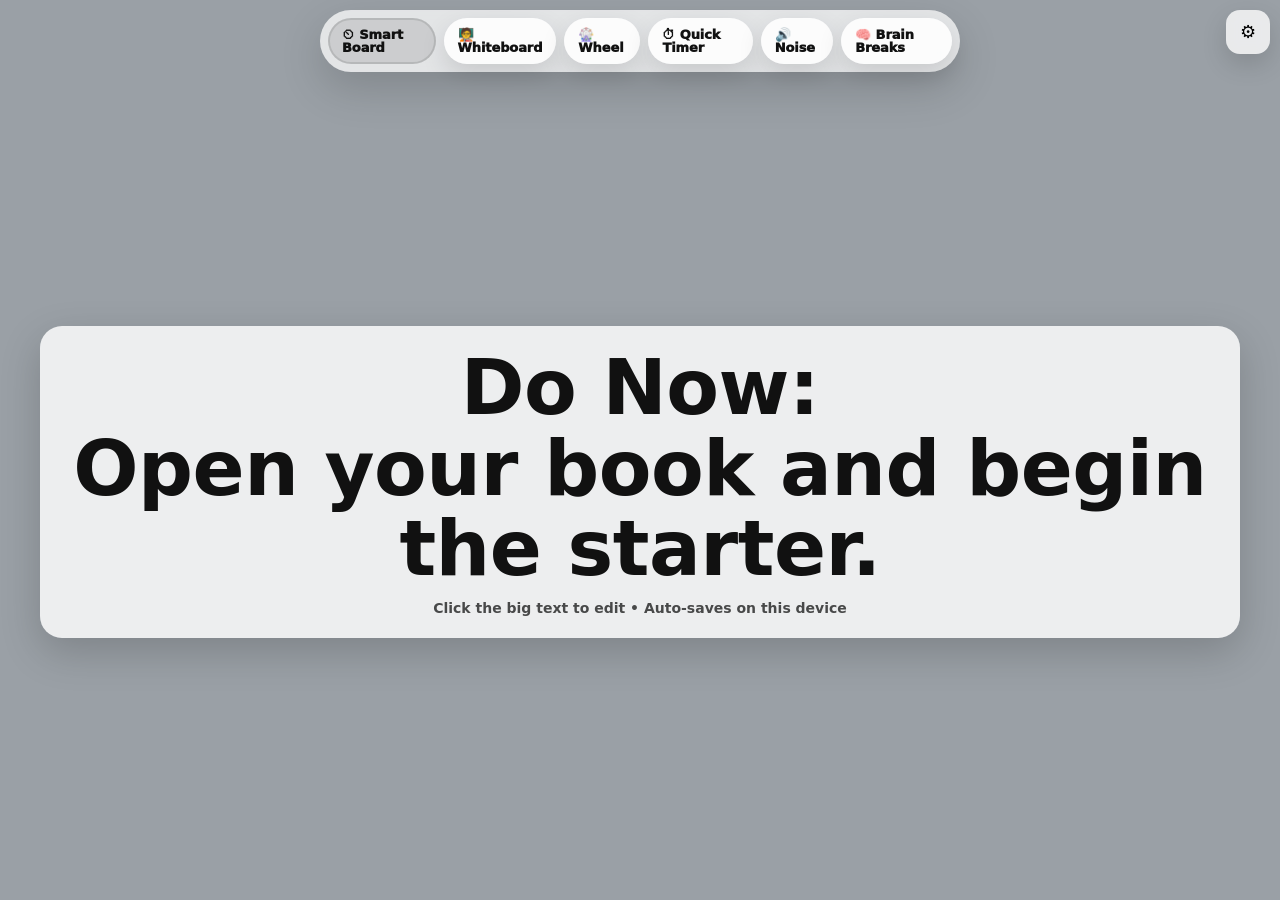
<file: index.html>
<!doctype html>
<html lang="en">
<head>
  <meta charset="utf-8" />
  <meta name="viewport" content="width=device-width, initial-scale=1" />

  <!-- PWA -->
 
  <link rel="manifest" href="./manifest.webmanifest">
<meta name="theme-color" content="#9aa0a6">
  

  <!-- Favicon -->
  <link rel="icon" href="favicon.ico" sizes="any">
  <link rel="icon" type="image/png" sizes="32x32" href="icons/icon-32x32.png">
  <link rel="icon" type="image/png" sizes="16x16" href="icons/icon-16x16.png">


 
  
  <!-- Standard (Chrome/Edge/etc) -->
<meta name="mobile-web-app-capable" content="yes">

<!-- iOS Safari (still useful) -->
<meta name="apple-mobile-web-app-capable" content="yes">
<meta name="apple-mobile-web-app-status-bar-style" content="black-translucent">
   <link rel="apple-touch-icon" href="apple-touch-icon.png">

  <!-- Shared Styles -->
  <link rel="stylesheet" href="styles.css">

  <title>Classroom Timetable Screen</title>
</head>


<body class="page-index">
  <!-- QUICK NAV (TOP CENTER) -->
 <nav class="appNav" aria-label="PHS Classroom Tools">
    <a class="appNav__btn" href="index.html" data-nav="index">⏲ Smart Board</a>
     <a class="appNav__btn" href="whiteboard.html" data-nav="whiteboard">🧑‍🏫 Whiteboard</a>
    <a class="appNav__btn" href="wheel.html" data-nav="wheel">🎡 Wheel</a>
    <a class="appNav__btn" href="timer.html" data-nav="timer">⏱ Quick Timer</a>
    <a class="appNav__btn" href="noise.html" data-nav="noise">🔊 Noise</a>
    <a class="appNav__btn" href="brainbreak.html" data-nav="brain">🧠 Brain Breaks</a>
      
  </nav>


  <!-- MAIN SCREEN KARAKIA BUTTONS (contextual) -->
  <div id="karakiaBar" aria-label="Karakia controls">
    <button id="mainOpenKarakiaBtn" class="hidden" type="button">Opening karakia</button>
    <button id="mainCloseKarakiaBtn" class="hidden" type="button">Closing karakia</button>
    <button id="mainBackBtn" class="hidden" type="button">Back</button>
  </div>

  <div id="countdownOverlay">
    <div class="label">Pack up time left</div>
    <div class="time" id="packupTimeLeft">5:00</div>
  </div>

  <div class="controls">
    <button id="optionsBtn" aria-haspopup="true" aria-expanded="false" title="Options">⚙️</button>

    <div id="optionsMenu" class="hidden" role="menu" aria-label="Options menu">
      <div class="menuHeader" id="menuHeader" title="Drag down to close">
        <div>
          <div class="menuTitle">Options</div>
          <div class="menuHint">Click outside or drag down to close</div>
        </div>
        <button id="closeMenu" type="button" title="Close">✕</button>
      </div>

      <div class="menuBody">
        <div class="menuRow">
          <button id="fullscreenBtn">Full screen</button>
          <button id="toggleInfo">Hide info</button>
          <button id="toggleTable">Hide timetable</button>
        </div>

        <div class="divider"></div>

        <div class="menuRow">
          <span class="pillBtn" title="Play sounds on transition points">
            <input id="soundOn" type="checkbox" />
            <label for="soundOn">Sounds</label>
          </span>

          <span class="pillBtn" title="Play a short pack-up tune during red (optional)">
            <input id="packupSongOn" type="checkbox" />
            <label for="packupSongOn">Pack-up</label>
          </span>

          <span class="pillBtn" title="Automatically set the big message by phase">
            <input id="autoMsgOn" type="checkbox" />
            <label for="autoMsgOn">Auto msg</label>
          </span>
        </div>

        <div class="menuRow">
          <span class="pillBtn" title="Volume">
            🔊 <input id="volume" type="range" min="0" max="100" value="40" />
          </span>

          <span class="pillBtn" title="Show subtle progress behind the big message">
            <input id="msgProgressOn" type="checkbox" />
            <label for="msgProgressOn">Progress</label>
          </span>

          <button id="resetMsg">Reset</button>
        </div>

        <div class="divider"></div>

        <details>
          <summary>Karakia text</summary>
          <div style="height:10px"></div>

          <label class="miniLabel" for="karakiaOpenEditor">Opening karakia</label>
          <textarea id="karakiaOpenEditor" spellcheck="false" style="min-height:140px;"></textarea>

          <div style="height:10px"></div>

          <label class="miniLabel" for="karakiaCloseEditor">Closing karakia</label>
          <textarea id="karakiaCloseEditor" spellcheck="false" style="min-height:140px;"></textarea>

          <div style="height:10px"></div>

          <div class="menuRow">
            <button class="testBtn" id="saveKarakiaBtn">Save karakia</button>
            <button class="testBtn" id="resetKarakiaBtn">Reset karakia</button>
          </div>

          <div class="muted" style="font-size:13px;margin-top:8px;">
            Tip: These save on this device (same as your other messages).
          </div>
        </details>

        <div class="divider"></div>

        <div>
          <div class="menuRow" style="align-items:flex-end;">
            <div>
              <div class="miniLabel">Green Start minutes</div>
              <div class="muted" style="font-size:12px;margin-top:2px;">How long “Green” runs at the start.</div>
            </div>
            <span class="valuePill"><span id="greenMinLabel">5</span> min</span>
          </div>
          <input id="greenMin" type="range" min="0" max="25" value="5" style="width:80%; margin-top:8px;" />
        </div>

        <div>
          <div class="menuRow" style="align-items:flex-end;">
            <div>
              <div class="miniLabel">Pack-up minutes</div>
              <div class="muted" style="font-size:12px;margin-top:2px;">This controls when RED starts.</div>
            </div>
            <span class="valuePill"><span id="packupMinLabel">5</span> min</span>
          </div>
          <input id="packupMin" type="range" min="0" max="25" value="5" style="width:80%; margin-top:8px;" />
        </div>

        <details>
          <summary>Advanced tests</summary>
          <div style="height:10px"></div>
          <div class="menuRow">
            <button class="testBtn" id="testChime">Test chime</button>
            <button class="testBtn" id="testDouble">Test pack-up cue</button>
            <button class="testBtn" id="testBell">Test end bell</button>
            <button class="testBtn" id="testSong">Test song</button>
          </div>
        </details>

        <details>
          <summary>Timetable &amp; alarms</summary>
          <div style="height:10px"></div>

          <div class="menuRow">
            <button class="testBtn" id="saveConfigBtn">Save</button>
            <button class="testBtn" id="resetConfigBtn">Reset</button>
          </div>

          <div style="height:10px"></div>

          <label class="miniLabel">Timetable (JSON)</label>
          <textarea id="ttEditor" spellcheck="false" style="min-height:140px;"></textarea>

          <div style="height:10px"></div>

          <label class="miniLabel">Alarms (JSON)</label>
          <textarea id="alarmEditor" spellcheck="false" style="min-height:140px;"></textarea>

          <div class="hint" style="text-align:left;margin-top:6px;">
            Tip: times are “HH:MM”. Alarms can trigger on phase-enter, block-start/end, or seconds before end.
          </div>
        </details>

        <details>
          <summary>Panel positions</summary>
          <div style="height:10px"></div>
          <div class="muted" style="font-size:13px;">
            Drag the header of the Info or Timetable panel to move it.
            Positions save automatically on this device.
          </div>
          <div style="height:10px"></div>
          <button class="testBtn" id="resetPanelsBtn">Reset panel positions</button>
        </details>

      </div>
    </div>
  </div>

  <div class="messageWrap" aria-label="Student message">
    <div class="msgProgress" id="msgProgressLayer" aria-hidden="true">
      <div id="msgProgressFill"></div>
    </div>

    <p id="studentMessage" contenteditable="true" spellcheck="false"></p>
    <div class="hint" id="saveHint">Click the big text to edit • Auto-saves on this device</div>
  </div>

  <div id="infoCard" class="panel">
    <div class="panelHeader" id="infoDrag">
      <p class="panelTitle" id="status">Loading…</p>
      <div class="panelHint">drag</div>
    </div>

    <div class="row"><span class="muted">Now:</span> <span id="now"></span></div>
    <div class="row"><span class="muted">Block:</span> <span id="block"></span></div>
    <div class="row"><span class="muted">Time range:</span> <span id="range"></span></div>
    <div class="row"><span class="muted">Phase:</span> <span id="phase"></span></div>
    <div class="row"><span class="muted">Next change in:</span> <span id="nextChange"></span></div>

    <div class="settings">
      <div>
        <label for="tplGreen">Do Now / Mahi Ināianei (Green)</label>
        <textarea id="tplGreen"></textarea>
      </div>
      <div>
        <label for="tplOrange">Work Time (Orange)</label>
        <textarea id="tplOrange"></textarea>
      </div>
      <div>
        <label for="tplRed">Pack up (Red)</label>
        <textarea id="tplRed"></textarea>
      </div>
      <div>
        <label for="tplGrey">Outside timetable (Grey)</label>
        <textarea id="tplGrey"></textarea>
      </div>
    </div>
  </div>

  <div id="timetableCard" class="panel">
    <div class="panelHeader" id="ttDrag">
      <p class="panelTitle">Timetable</p>
      <div class="panelHint">drag</div>
    </div>

    <table>
      <thead>
        <tr><th>Period</th><th>Time</th></tr>
      </thead>
      <tbody id="ttBody"></tbody>
    </table>
  </div>

<script>
  // ================= HELPERS =================
  const $ = (id) => document.getElementById(id);

  function todayAt(hhmm){
    const [h, m] = hhmm.split(":").map(Number);
    const d = new Date();
    d.setHours(h, m, 0, 0);
    return d;
  }
  function fmtClock(d){
    return d.toLocaleTimeString([], { hour:"2-digit", minute:"2-digit", second:"2-digit" });
  }
  function fmtRange(hhmm){
    const d = todayAt(hhmm);
    return d.toLocaleTimeString([], { hour:"numeric", minute:"2-digit" });
  }
  function secondsBetween(a, b){
    return Math.max(0, Math.floor((b - a) / 1000));
  }
  function mmss(totalSeconds){
    const m = Math.floor(totalSeconds / 60);
    const s = totalSeconds % 60;
    return `${m}:${String(s).padStart(2,"0")}`;
  }
  function setBg(color){ document.body.style.backgroundColor = color; }

  // ================= OPTIONS MENU BEHAVIOUR =================
  const optionsBtn = $("optionsBtn");
  const optionsMenu = $("optionsMenu");
  const closeMenuBtn = $("closeMenu");
  const menuHeader = $("menuHeader");

  function openMenu(){
    optionsMenu.classList.remove("hidden");
    optionsBtn.setAttribute("aria-expanded", "true");
  }
  function closeMenu(){
    optionsMenu.classList.add("hidden");
    optionsBtn.setAttribute("aria-expanded", "false");
  }
  function toggleMenu(){ optionsMenu.classList.contains("hidden") ? openMenu() : closeMenu(); }

  optionsBtn.addEventListener("click", (e) => { e.stopPropagation(); toggleMenu(); });
  ["pointerdown","click"].forEach(evt => {
    closeMenuBtn.addEventListener(evt, (e) => { e.preventDefault(); e.stopPropagation(); closeMenu(); });
  });

  document.addEventListener("pointerdown", (e) => {
    if (optionsMenu.classList.contains("hidden")) return;
    if (!optionsMenu.contains(e.target) && e.target !== optionsBtn) closeMenu();
  });
  document.addEventListener("keydown", (e) => { if (e.key === "Escape") closeMenu(); });

  let dragStartY = null;
  menuHeader.addEventListener("pointerdown", (e) => { dragStartY = e.clientY; menuHeader.setPointerCapture(e.pointerId); });
  menuHeader.addEventListener("pointermove", (e) => {
    if (dragStartY === null) return;
    const dy = e.clientY - dragStartY;
    if (dy > 70) { dragStartY = null; closeMenu(); }
  });
  menuHeader.addEventListener("pointerup", () => dragStartY = null);
  menuHeader.addEventListener("pointercancel", () => dragStartY = null);

  // ================= STORAGE SAFETY =================
  function storageOK(){
    try{
      const k = "__storage_test__";
      localStorage.setItem(k, "1");
      localStorage.removeItem(k);
      return true;
    } catch (e){
      return false;
    }
  }

  // ================= STUDENT MESSAGE (manual editable + saved) =================
  const msgEl = $("studentMessage");
  const MSG_KEY = "pukekohe_class_screen_student_message_v1";
  const defaultManualMsg = "Do Now:\nOpen your book and begin the starter.";

  function setMessageText(text, { save=true } = {}){
    msgEl.textContent = text ?? "";
    if (save) saveMsg();
    scheduleFit();
  }

  function loadMsg(){
    try{
      const saved = localStorage.getItem(MSG_KEY);
      msgEl.textContent = (saved !== null && saved !== "") ? saved : defaultManualMsg;
    } catch (e){ msgEl.textContent = defaultManualMsg; }
  }
  function saveMsg(){
    try{ localStorage.setItem(MSG_KEY, msgEl.textContent); } catch (e){}
  }

  ["input","keyup","blur","paste"].forEach(ev => msgEl.addEventListener(ev, () => {
    if (!karakiaMode) saveMsg();
    scheduleFit();
  }));

  // ================= AUTO MESSAGE TEMPLATES =================
  const AUTO_KEY = "autoMsgOn_v3";
  const TPL_KEY  = "autoMsgTemplates_v3";

  const defaultTemplates = {
    green: "Do Now / Mahi Ināianei:\n• Sit down\n• Devices closed\n• Start the task on the board",
    orange:"Work Time:\n• Focus + meet success criteria\n• Ask 3 before me",
    red:   "Pack up:\n• Save + submit\n• Tidy your area\n• Stand behind your chair",
    grey:  "Please wait quietly.\n(We start at the next bell time)"
  };

  function loadTemplates(){
    const raw = localStorage.getItem(TPL_KEY);
    const t = raw ? JSON.parse(raw) : defaultTemplates;
    $("tplGreen").value  = t.green;
    $("tplOrange").value = t.orange;
    $("tplRed").value    = t.red;
    $("tplGrey").value   = t.grey;
  }

  function readTemplates(){
    const t = {
      green: $("tplGreen").value,
      orange:$("tplOrange").value,
      red:   $("tplRed").value,
      grey:  $("tplGrey").value
    };
    localStorage.setItem(TPL_KEY, JSON.stringify(t));
    return t;
  }

  function applyAutoMessage(phaseKey){
    if (!$("autoMsgOn").checked) return;
    if (karakiaMode) return;

    const t = readTemplates();
    const map = { green:t.green, orange:t.orange, red:t.red, grey:t.grey, break:t.grey, special:t.orange };
    setMessageText(map[phaseKey] ?? "", { save:true });
  }

  ["tplGreen","tplOrange","tplRed","tplGrey"].forEach(id=>{
    $(id).addEventListener("input", () => {
      readTemplates();
      if ($("autoMsgOn").checked) applyAutoMessage(currentPhaseKeyNow());
      scheduleFit();
    });
  });

  function setAutoOnUI(){ $("autoMsgOn").checked = localStorage.getItem(AUTO_KEY) === "1"; }

  $("autoMsgOn").addEventListener("change", () => {
    const on = $("autoMsgOn").checked;
    localStorage.setItem(AUTO_KEY, on ? "1" : "0");
    if (on) applyAutoMessage(currentPhaseKeyNow());
  });

  // ================= RESET MESSAGE BUTTON =================
  $("resetMsg").addEventListener("click", () => {
    karakiaMode = false;
    localStorage.removeItem(MSG_KEY);
    if ($("autoMsgOn").checked) applyAutoMessage(currentPhaseKeyNow());
    else setMessageText(defaultManualMsg, { save:true });
  });

  // ================= KARAKIA (OPEN/CLOSE + EDITABLE) =================
  const KARAKIA_OPEN_KEY  = "pukekohe_karakia_open_v1";
  const KARAKIA_CLOSE_KEY = "pukekohe_karakia_close_v1";

  const DEFAULT_OPEN_KARAKIA =
`E te Tiimatanga,
Whaaia te maatauranga kia maarama.
Kia whai take ngaa mahi katoa.
Tuu maaia! Tuu kaha!
Aroha atu, aroha mai tatou i a tatou katoa.
Haumi ee Hui ee Taaiki ee!`;

  const DEFAULT_CLOSE_KARAKIA =
`E Te Whakamutunga
Kua mutu a maatou mahi moo teenei waa.
Manaakitia mai maatou katoa,
O maatou hoa, o maatou whaanau.
Aaio ki te aorangi.`;

  function getKarakiaOpen(){ return localStorage.getItem(KARAKIA_OPEN_KEY) ?? DEFAULT_OPEN_KARAKIA; }
  function getKarakiaClose(){ return localStorage.getItem(KARAKIA_CLOSE_KEY) ?? DEFAULT_CLOSE_KARAKIA; }

  function loadKarakiaEditors(){
    $("karakiaOpenEditor").value = getKarakiaOpen();
    $("karakiaCloseEditor").value = getKarakiaClose();
  }
  function saveKarakia(openText, closeText){
    localStorage.setItem(KARAKIA_OPEN_KEY, openText);
    localStorage.setItem(KARAKIA_CLOSE_KEY, closeText);
  }

  let karakiaMode = false;
  let messageBeforeKarakia = "";

  function showKarakia(which){
    messageBeforeKarakia = msgEl.textContent;
    karakiaMode = true;

    const text = (which === "open") ? getKarakiaOpen() : getKarakiaClose();
    setMessageText(text, { save:false });
    updateKarakiaBar(lastPhaseKey ?? currentPhaseKeyNow());
  }

  function exitKarakia(){
    karakiaMode = false;

    if ($("autoMsgOn").checked){
      applyAutoMessage(currentPhaseKeyNow());
    } else {
      const fallback = (localStorage.getItem(MSG_KEY) ?? defaultManualMsg);
      setMessageText(messageBeforeKarakia || fallback, { save:true });
    }
    updateKarakiaBar(lastPhaseKey ?? currentPhaseKeyNow());
  }

  $("saveKarakiaBtn").addEventListener("click", ()=>{
    saveKarakia($("karakiaOpenEditor").value, $("karakiaCloseEditor").value);
    alert("Karakia saved ✅");
  });

  $("resetKarakiaBtn").addEventListener("click", ()=>{
    localStorage.removeItem(KARAKIA_OPEN_KEY);
    localStorage.removeItem(KARAKIA_CLOSE_KEY);
    loadKarakiaEditors();
    alert("Karakia reset ✅");
  });

  const mainOpenBtn = $("mainOpenKarakiaBtn");
  const mainCloseBtn = $("mainCloseKarakiaBtn");
  const mainBackBtn = $("mainBackBtn");

  mainOpenBtn.addEventListener("click", ()=> showKarakia("open"));
  mainCloseBtn.addEventListener("click", ()=> showKarakia("close"));
  mainBackBtn.addEventListener("click", exitKarakia);

  function updateKarakiaBar(phaseKey){
    if (karakiaMode){
      mainBackBtn.classList.remove("hidden");
      mainOpenBtn.classList.add("hidden");
      mainCloseBtn.classList.add("hidden");
      return;
    }

    mainBackBtn.classList.add("hidden");

    if (phaseKey === "green"){
      mainOpenBtn.classList.remove("hidden");
      mainCloseBtn.classList.add("hidden");
    } else if (phaseKey === "red"){
      mainCloseBtn.classList.remove("hidden");
      mainOpenBtn.classList.add("hidden");
    } else {
      mainOpenBtn.classList.add("hidden");
      mainCloseBtn.classList.add("hidden");
    }
  }

  // ================= PANELS HIDE/SHOW =================
  const INFO_KEY = "infoHidden_v4";
  const TABLE_KEY = "tableHidden_v4";

  function setMinimizedDefaultsOnce(){
    if (localStorage.getItem(INFO_KEY) === null) localStorage.setItem(INFO_KEY, "1");
    if (localStorage.getItem(TABLE_KEY) === null) localStorage.setItem(TABLE_KEY, "1");
  }
  function applyPanelVisibility(){
    const infoHidden = localStorage.getItem(INFO_KEY) === "1";
    const tableHidden = localStorage.getItem(TABLE_KEY) === "1";
    $("infoCard").classList.toggle("hidden", infoHidden);
    $("timetableCard").classList.toggle("hidden", tableHidden);
    $("toggleInfo").textContent = infoHidden ? "Show info" : "Hide info";
    $("toggleTable").textContent = tableHidden ? "Show timetable" : "Hide timetable";
    scheduleFit();
  }
  $("toggleInfo").addEventListener("click", ()=>{
    const hidden = localStorage.getItem(INFO_KEY) === "1";
    localStorage.setItem(INFO_KEY, hidden ? "0":"1");
    applyPanelVisibility();
  });
  $("toggleTable").addEventListener("click", ()=>{
    const hidden = localStorage.getItem(TABLE_KEY) === "1";
    localStorage.setItem(TABLE_KEY, hidden ? "0":"1");
    applyPanelVisibility();
  });

  // ================= FULLSCREEN =================
  $("fullscreenBtn").addEventListener("click", async ()=>{
    try{
      if (!document.fullscreenElement){
        await document.documentElement.requestFullscreen();
        $("fullscreenBtn").textContent = "Exit full screen";
      } else {
        await document.exitFullscreen();
        $("fullscreenBtn").textContent = "Full screen";
      }
      scheduleFit();
    } catch (e) { alert("Fullscreen blocked by the browser. Try pressing F11."); }
  });
  document.addEventListener("fullscreenchange", ()=>{
    $("fullscreenBtn").textContent = document.fullscreenElement ? "Exit full screen" : "Full screen";
    scheduleFit();
  });

  // ================= SOUNDS (WebAudio) =================
  let audioCtx = null;
  let packupInterval = null;

  const SOUND_KEY = "soundOn_v3";
  const SONG_KEY  = "packupSongOn_v3";
  const VOL_KEY   = "volume_v3";

  function getVolume(){ return Number($("volume").value) / 100; }

  function ensureAudio(){
    if (!audioCtx) audioCtx = new (window.AudioContext || window.webkitAudioContext)();
    if (audioCtx.state === "suspended") audioCtx.resume();
  }

  function beep(freq=880, durationMs=180, type="sine", gain=5){
    ensureAudio();
    const t0 = audioCtx.currentTime;
    const osc = audioCtx.createOscillator();
    const g = audioCtx.createGain();
    osc.type = type;
    osc.frequency.value = freq;

    const vol = gain * getVolume();
    g.gain.setValueAtTime(0.0001, t0);
    g.gain.linearRampToValueAtTime(vol, t0 + 0.02);
    g.gain.linearRampToValueAtTime(0.0001, t0 + durationMs/1000);

    osc.connect(g);
    g.connect(audioCtx.destination);
    osc.start(t0);
    osc.stop(t0 + durationMs/1000 + 0.05);
  }

  function chime(){
    beep(660, 140, "sine", 5);
    setTimeout(()=>beep(880, 160, "sine", 5), 120);
    setTimeout(()=>beep(990, 180, "sine", 5), 250);
  }
  function doubleTap(){
    beep(740, 120, "triangle", 5);
    setTimeout(()=>beep(740, 120, "triangle", 5), 180);
  }
  function endBell(){
    beep(523, 180, "sine", 5);
    setTimeout(()=>beep(659, 180, "sine", 5), 190);
    setTimeout(()=>beep(784, 220, "sine", 5), 380);
  }

  function stopPackupSong(){
    if (packupInterval) { clearInterval(packupInterval); packupInterval = null; }
  }

  const PACKUP_SONG_CYCLES = 3;
  function startPackupSong(cycles = PACKUP_SONG_CYCLES){
    stopPackupSong();
    const pattern = [
      [784,140],[880,140],[988,160],[880,140],
      [784,140],[659,160],[784,180],[659,160]
    ];
    let i = 0;
    const maxNotes = Math.max(1, cycles) * pattern.length;

    packupInterval = setInterval(()=>{
      const [f, d] = pattern[i % pattern.length];
      beep(f, d, "sine", 5);
      i++;
      if (i >= maxNotes) stopPackupSong();
    }, 220);
  }

  function loadSoundSettings(){
    $("soundOn").checked = localStorage.getItem(SOUND_KEY) === "1";
    $("packupSongOn").checked = localStorage.getItem(SONG_KEY) === "1";
    const v = localStorage.getItem(VOL_KEY);
    if (v !== null) $("volume").value = v;
  }

  $("soundOn").addEventListener("change", ()=>{
    localStorage.setItem(SOUND_KEY, $("soundOn").checked ? "1":"0");
    if ($("soundOn").checked) ensureAudio();
  });

  $("packupSongOn").addEventListener("change", ()=>{
    localStorage.setItem(SONG_KEY, $("packupSongOn").checked ? "1":"0");
    if ($("packupSongOn").checked) ensureAudio();
  });

  $("volume").addEventListener("input", ()=>{ localStorage.setItem(VOL_KEY, $("volume").value); });

  $("testChime").addEventListener("click", () => { ensureAudio(); chime(); });
  $("testDouble").addEventListener("click", () => { ensureAudio(); doubleTap(); });
  $("testBell").addEventListener("click", () => { ensureAudio(); endBell(); });
  $("testSong").addEventListener("click", () => { ensureAudio(); startPackupSong(2); setTimeout(stopPackupSong, 3000); });

  // ================= MESSAGE PROGRESS TOGGLE =================
  const MSG_PROGRESS_KEY = "pukekohe_msg_progress_on_v1";
  function loadMsgProgressPref(){ return localStorage.getItem(MSG_PROGRESS_KEY) === "1"; }
  function setMsgProgressPref(on){ localStorage.setItem(MSG_PROGRESS_KEY, on ? "1" : "0"); }
  function setMsgProgressUI(isOn){ $("msgProgressOn").checked = isOn; }

  // ================= GREEN MINUTES =================
  const GREEN_MIN_KEY = "greenMin_v1";
  function getGreenMin(){
    const raw = localStorage.getItem(GREEN_MIN_KEY);
    const n = raw === null ? 5 : Number(raw);
    return Number.isFinite(n) ? Math.max(0, Math.min(25, n)) : 5;
  }
  function setGreenMin(n){
    const v = Math.max(0, Math.min(25, Number(n)));
    localStorage.setItem(GREEN_MIN_KEY, String(v));
    $("greenMinLabel").textContent = String(v);
  }
  function syncGreenUI(){
    const val = getGreenMin();
    $("greenMin").value = String(val);
    $("greenMinLabel").textContent = String(val);
  }

  // ================= PACKUP MINUTES =================
  const PACKUP_MIN_KEY = "pukekohe_packup_minutes_v1";
  function getPackupMin(){
    const raw = localStorage.getItem(PACKUP_MIN_KEY);
    const n = raw === null ? 5 : Number(raw);
    return Number.isFinite(n) ? Math.max(0, Math.min(25, n)) : 5;
  }
  function setPackupMin(n){
    const v = Math.max(0, Math.min(25, Number(n)));
    localStorage.setItem(PACKUP_MIN_KEY, String(v));
    $("packupMinLabel").textContent = String(v);
  }

  // ================= TIMETABLE + PHASE CONFIG =================
  const DEFAULT_PHASES_BY_TYPE = {
    period:  { greenMin: 5, redMin: 5, usePhases: true,  bg: "var(--bgGrey)" },
    break:   { greenMin: 0, redMin: 0, usePhases: false, bg: "var(--bgBreak)" },
    special: { greenMin: 3, redMin: 3, usePhases: true,  bg: "var(--bgSpecial)" }
  };

  const DEFAULT_BLOCKS = [
    { name: "MEETING",   start: "08:30", end: "09:00", type: "period" },
    { name: "PERIOD 1",   start: "09:00", end: "09:55", type: "period" },
    { name: "PERIOD 2",   start: "10:00", end: "10:55", type: "period" },
    { name: "TE MAAHURI", start: "10:55", end: "11:25", type: "special" },
    { name: "BREAK 1",    start: "11:25", end: "12:00", type: "break" },
    { name: "PERIOD 3",   start: "12:00", end: "12:55", type: "period" },
    { name: "PERIOD 4",   start: "13:00", end: "13:55", type: "period" },
    { name: "BREAK 2",    start: "13:55", end: "14:20", type: "break" },
    { name: "PERIOD 5",   start: "14:20", end: "15:15", type: "period" },
     { name: "MEETING",   start: "15:30", end: "16:30", type: "period" }
  ];

  const DEFAULT_ALARMS = [
    { id:"start_any",   label:"Start of any block", kind:"block-start", sound:"chime",  exceptTypes:["break"] },
    { id:"1min_left",   label:"1 min left",         kind:"before-end", seconds:60, sound:"double", onlyTypes:["period","special"] },
    { id:"end_any",     label:"End of any block",   kind:"block-end",   sound:"bell",   exceptTypes:["break"] },
    { id:"break_start", label:"Break starts",       kind:"block-start", sound:"chime",  onlyTypes:["break"] }
  ];

  const BLOCKS_KEY = "pukekohe_class_screen_blocks_v1";
  const ALARMS_KEY = "pukekohe_class_screen_alarms_v1";

  let blocks = [];
  let alarms = [];

  function safeParseJSON(text){
    try { return { ok:true, value: JSON.parse(text) }; }
    catch (e){ return { ok:false, error: e?.message || "Invalid JSON" }; }
  }
  function isHHMM(s){ return typeof s === "string" && /^\d{2}:\d{2}$/.test(s); }

  function validateBlocks(arr){
    if (!Array.isArray(arr)) return "Timetable JSON must be an array.";
    for (const b of arr){
      if (!b || typeof b !== "object") return "Each timetable row must be an object.";
      if (typeof b.name !== "string" || !b.name.trim()) return "Each row needs a name.";
      if (!isHHMM(b.start) || !isHHMM(b.end)) return `Times must be "HH:MM" (${b.name}).`;
      if (!["period","break","special"].includes(b.type)) return `type must be period/break/special (${b.name}).`;
      const s = todayAt(b.start), e = todayAt(b.end);
      if (!(e > s)) return `End must be after start (${b.name}).`;
    }
    return null;
  }
  function validateAlarms(arr){
    if (!Array.isArray(arr)) return "Alarms JSON must be an array.";
    for (const a of arr){
      if (!a || typeof a !== "object") return "Each alarm must be an object.";
      if (typeof a.id !== "string" || !a.id.trim()) return "Each alarm needs an id.";
      if (!["phase-enter","block-start","block-end","before-end"].includes(a.kind)) return `Unknown kind for alarm ${a.id}.`;
      if (a.kind === "phase-enter" && !a.phase) return `Alarm ${a.id} needs phase.`;
      if (a.kind === "before-end" && !(Number(a.seconds) > 0)) return `Alarm ${a.id} needs seconds > 0.`;
      if (!["chime","double","bell","song","beep"].includes(a.sound)) return `Alarm ${a.id} has unknown sound.`;
    }
    return null;
  }

  function loadBlocks(){
    const raw = localStorage.getItem(BLOCKS_KEY);
    if (!raw) return DEFAULT_BLOCKS.slice();
    const p = safeParseJSON(raw);
    if (!p.ok) return DEFAULT_BLOCKS.slice();
    const err = validateBlocks(p.value);
    return err ? DEFAULT_BLOCKS.slice() : p.value;
  }
  function loadAlarms(){
    const raw = localStorage.getItem(ALARMS_KEY);
    if (!raw) return DEFAULT_ALARMS.slice();
    const p = safeParseJSON(raw);
    if (!p.ok) return DEFAULT_ALARMS.slice();
    const err = validateAlarms(p.value);
    return err ? DEFAULT_ALARMS.slice() : p.value;
  }
  function saveBlocks(newBlocks){ localStorage.setItem(BLOCKS_KEY, JSON.stringify(newBlocks, null, 2)); }
  function saveAlarms(newAlarms){ localStorage.setItem(ALARMS_KEY, JSON.stringify(newAlarms, null, 2)); }

  function findCurrentBlock(now){
    for (const b of blocks){
      const s = todayAt(b.start);
      const e = todayAt(b.end);
      if (now >= s && now < e) return { ...b, s, e };
    }
    return null;
  }

  function typeConfig(type){
    return DEFAULT_PHASES_BY_TYPE[type] || DEFAULT_PHASES_BY_TYPE.period;
  }

  function phaseFor(now, current){
    if (!current) return { key:"grey", label:"Outside timetable", bg:"var(--bgGrey)" };

    const cfg = typeConfig(current.type);

    if (!cfg.usePhases){
      const label = current.type === "break" ? "Break time" : "Non-teaching time";
      return { key: current.type, label, bg: cfg.bg, nextAt: current.e };
    }

    const { s, e } = current;

    const greenMin = (current.type === "period" || current.type === "special") ? getGreenMin() : (cfg.greenMin ?? 0);
    const redMin   = (current.type === "period" || current.type === "special") ? getPackupMin() : (cfg.redMin ?? 0);

    const greenUntil = new Date(s.getTime() + greenMin * 60 * 1000);
    const redFrom    = new Date(e.getTime() - redMin   * 60 * 1000);

    if (now < greenUntil) return { key:"green", label:"Do Now / Mahi Ināianei", bg:"var(--bgGreen)", nextAt: greenUntil };
    if (now >= redFrom)   return { key:"red",   label:"Pack up",               bg:"var(--bgRed)",   nextAt: e };
    return                { key:"orange",label:"Work Time",                   bg:"var(--bgOrange)",nextAt: redFrom };
  }

  function currentPhaseKeyNow(){
    const now = new Date();
    const current = findCurrentBlock(now);
    return phaseFor(now, current).key;
  }

  // ================= RENDER TIMETABLE =================
  const ttBody = $("ttBody");
  function renderTimetable(activeName){
    ttBody.innerHTML = "";
    for (const b of blocks){
      const tr = document.createElement("tr");
      tr.className = b.type + (b.name === activeName ? " active" : "");
      const td1 = document.createElement("td");
      td1.textContent = b.name;
      const td2 = document.createElement("td");
      td2.textContent = `${fmtRange(b.start)} – ${fmtRange(b.end)}`;
      tr.appendChild(td1);
      tr.appendChild(td2);
      ttBody.appendChild(tr);
    }
  }

  // ================= ALARMS ENGINE =================
  let firedKeys = new Set();

  function playSoundByName(name){
    if (name === "chime") return chime();
    if (name === "double") return doubleTap();
    if (name === "bell") return endBell();
    if (name === "song") return startPackupSong(PACKUP_SONG_CYCLES);
    if (name === "beep") return beep(880, 200, "sine", 5);
  }

  function alarmAllowedForBlock(alarm, block){
    const t = block?.type;
    if (!t) return false;
    if (Array.isArray(alarm.onlyTypes) && !alarm.onlyTypes.includes(t)) return false;
    if (Array.isArray(alarm.exceptTypes) && alarm.exceptTypes.includes(t)) return false;
    return true;
  }

  function fireAlarm(alarm, contextKey){
    const key = `${alarm.id}::${contextKey}`;
    if (firedKeys.has(key)) return;
    firedKeys.add(key);
    if ($("soundOn").checked) playSoundByName(alarm.sound);
  }

  function resetFiredIfNewDay(){
    const k = "alarm_fired_day_v1";
    const today = new Date().toDateString();
    const last = localStorage.getItem(k);
    if (last !== today){
      firedKeys = new Set();
      localStorage.setItem(k, today);
    }
  }

  // ================= CONFIG EDITOR UI =================
  function loadEditors(){
    $("ttEditor").value = JSON.stringify(blocks, null, 2);
    $("alarmEditor").value = JSON.stringify(alarms, null, 2);
  }

  $("saveConfigBtn").addEventListener("click", () => {
    const bParsed = safeParseJSON($("ttEditor").value);
    if (!bParsed.ok) return alert("Timetable JSON error: " + bParsed.error);
    const bErr = validateBlocks(bParsed.value);
    if (bErr) return alert("Timetable error: " + bErr);

    const aParsed = safeParseJSON($("alarmEditor").value);
    if (!aParsed.ok) return alert("Alarms JSON error: " + aParsed.error);
    const aErr = validateAlarms(aParsed.value);
    if (aErr) return alert("Alarms error: " + aErr);

    blocks = bParsed.value;
    alarms = aParsed.value;
    saveBlocks(blocks);
    saveAlarms(alarms);
    firedKeys = new Set();
    renderTimetable(null);
    update();
    alert("Saved ✅");
  });

  $("resetConfigBtn").addEventListener("click", () => {
    blocks = DEFAULT_BLOCKS.slice();
    alarms = DEFAULT_ALARMS.slice();
    saveBlocks(blocks);
    saveAlarms(alarms);
    loadEditors();
    firedKeys = new Set();
    renderTimetable(null);
    update();
    alert("Reset to defaults ✅");
  });

  // ================= PANEL DRAGGING (SAVE POSITIONS) =================
  const PANEL_POS_KEY = "pukekohe_panel_positions_v1";

  function loadPanelPositions(){
    const raw = localStorage.getItem(PANEL_POS_KEY);
    if (!raw) return null;
    try{ return JSON.parse(raw); } catch(e){ return null; }
  }
  function savePanelPositions(pos){
    localStorage.setItem(PANEL_POS_KEY, JSON.stringify(pos));
  }

  function applyPanelPos(id, rect){
    const el = $(id);
    if (!el || !rect) return;
    el.style.left = "auto";
    el.style.right = "auto";
    el.style.top = "auto";
    el.style.bottom = "auto";
    el.style.left = rect.left + "px";
    el.style.top  = rect.top + "px";
  }

  function clampToViewport(el, left, top){
    const pad = 8;
    const r = el.getBoundingClientRect();
    const maxLeft = window.innerWidth - r.width - pad;
    const maxTop  = window.innerHeight - r.height - pad;
    return {
      left: Math.max(pad, Math.min(maxLeft, left)),
      top:  Math.max(pad, Math.min(maxTop, top))
    };
  }

  function makePanelDraggable(panelId, handleId){
    const panel = $(panelId);
    const handle = $(handleId);
    if (!panel || !handle) return;

    let startX=0, startY=0, baseLeft=0, baseTop=0, dragging=false;

    handle.addEventListener("pointerdown", (e)=>{
      dragging = true;
      handle.setPointerCapture(e.pointerId);

      const r = panel.getBoundingClientRect();
      startX = e.clientX;
      startY = e.clientY;
      baseLeft = r.left;
      baseTop  = r.top;

      panel.style.right = "auto";
      panel.style.bottom = "auto";
      panel.style.left = r.left + "px";
      panel.style.top  = r.top + "px";
    });

    handle.addEventListener("pointermove", (e)=>{
      if (!dragging) return;
      const dx = e.clientX - startX;
      const dy = e.clientY - startY;
      const next = clampToViewport(panel, baseLeft + dx, baseTop + dy);
      panel.style.left = next.left + "px";
      panel.style.top  = next.top + "px";
    });

    function endDrag(){
      if (!dragging) return;
      dragging = false;

      const pos = loadPanelPositions() || {};
      const r = panel.getBoundingClientRect();
      pos[panelId] = { left: Math.round(r.left), top: Math.round(r.top) };
      savePanelPositions(pos);
      scheduleFit();
    }

    handle.addEventListener("pointerup", endDrag);
    handle.addEventListener("pointercancel", endDrag);
  }

  function restorePanelPositions(){
    const pos = loadPanelPositions();
    if (!pos) return;
    applyPanelPos("infoCard", pos.infoCard);
    applyPanelPos("timetableCard", pos.timetableCard);
  }

  $("resetPanelsBtn").addEventListener("click", ()=>{
    localStorage.removeItem(PANEL_POS_KEY);
    location.reload();
  });

  window.addEventListener("resize", ()=>{
    const pos = loadPanelPositions();
    if (!pos) return;
    for (const id of ["infoCard","timetableCard"]){
      const el = $(id);
      if (!el) continue;
      const r = el.getBoundingClientRect();
      const next = clampToViewport(el, r.left, r.top);
      el.style.left = next.left + "px";
      el.style.top  = next.top + "px";
      pos[id] = { left: Math.round(next.left), top: Math.round(next.top) };
    }
    savePanelPositions(pos);
    scheduleFit();
  });

  // ================= MESSAGE PROGRESS (behind text) =================
  function setMessageProgress(percent, visible){
    const layer = $("msgProgressLayer");
    const fill = $("msgProgressFill");
    if (!layer || !fill) return;

    const enabled = $("msgProgressOn").checked;
    if (!enabled || !visible){
      layer.classList.remove("show");
      fill.style.width = "0%";
      return;
    }

    layer.classList.add("show");
    fill.style.width = `${Math.max(0, Math.min(100, percent))}%`;
  }

  // ================= AUTO-FIT BIG MESSAGE TO SCREEN HEIGHT =================
  const MIN_PX = 26;
  const MAX_PX = 110;
  let fitRaf = null;

  function px(n){ return `${Math.round(n)}px`; }
  function getClampMaxPx(){ return 96; }

  function fitStudentMessage(){
    const wrap = document.querySelector(".messageWrap");
    const msg  = $("studentMessage");
    if (!wrap || !msg) return;

    msg.style.fontSize = "";

    const paddingSafety = 18;
    const wrapRect = wrap.getBoundingClientRect();
    const available = window.innerHeight - wrapRect.top - paddingSafety;
    if (available < 120) return;

    const needsShrink = wrap.scrollHeight > available;
    if (!needsShrink){
      msg.style.fontSize = "";
      return;
    }

    const max = Math.min(getClampMaxPx(), MAX_PX);
    let lo = MIN_PX;
    let hi = max;
    let best = lo;

    for (let i = 0; i < 14; i++){
      const mid = (lo + hi) / 2;
      msg.style.fontSize = px(mid);
      const h = wrap.scrollHeight;

      if (h <= available){
        best = mid;
        lo = mid;
      } else {
        hi = mid;
      }
    }

    msg.style.fontSize = px(best);
  }

  function scheduleFit(){
    if (fitRaf) cancelAnimationFrame(fitRaf);
    fitRaf = requestAnimationFrame(() => {
      fitRaf = null;
      fitStudentMessage();
    });
  }

  // ================= STATE + UPDATE LOOP =================
  let lastPhaseKey = null;
  let lastBlockName = null;

  function update(){
    resetFiredIfNewDay();

    const now = new Date();
    $("now").textContent = fmtClock(now);

    const current = findCurrentBlock(now);
    const ph = phaseFor(now, current);

    renderTimetable(current ? current.name : null);

    if (current){
      const total = current.e - current.s;
      const elapsed = now - current.s;
      const pct = Math.max(0, Math.min(1, elapsed / total)) * 100;
      setMessageProgress(pct, true);
    } else {
      setMessageProgress(0, false);
    }

    if (!current){
      $("status").textContent = "No active block";
      $("block").textContent = "—";
      $("range").textContent = "—";
      $("phase").innerHTML = `${ph.label} <span class="pill">GREY</span>`;
      $("nextChange").textContent = "—";
      $("countdownOverlay").style.display = "none";
    } else {
      const typeLabel = current.type === "break" ? "BREAK" : (current.type === "special" ? "SPECIAL" : "PERIOD");
      $("status").textContent = `${typeLabel}: ${current.name}`;

      $("block").textContent = current.name;
      $("range").textContent = `${fmtRange(current.start)} – ${fmtRange(current.end)}`;
      $("phase").innerHTML = `${ph.label} <span class="pill">${ph.key.toUpperCase()}</span>`;

      const secs = ph.nextAt ? secondsBetween(now, ph.nextAt) : 0;
      $("nextChange").textContent = secs ? `${mmss(secs)} (${secs}s)` : "—";

      if (ph.key === "red"){
        const leftSecs = secondsBetween(now, current.e);
        $("packupTimeLeft").textContent = mmss(leftSecs);
        $("countdownOverlay").style.display = "block";
      } else {
        $("countdownOverlay").style.display = "none";
      }
    }

    if (current && !typeConfig(current.type).usePhases) setBg(typeConfig(current.type).bg);
    else setBg(ph.bg);

    updateKarakiaBar(ph.key);

    if (current){
      const left = secondsBetween(now, current.e);
      for (const a of alarms){
        if (a.kind !== "before-end") continue;
        if (!alarmAllowedForBlock(a, current)) continue;
        if (left === Number(a.seconds)) fireAlarm(a, `${current.name}::${current.end}::${a.seconds}`);
      }
    }

    const blockName = current ? current.name : null;
    const phaseKey = ph.key;

    const blockEnded = (lastBlockName && !blockName);
    const changedBlock = (blockName !== lastBlockName);
    const changedPhase = (phaseKey !== lastPhaseKey);

    if (changedBlock || blockEnded){
      if (current && changedBlock){
        for (const a of alarms){
          if (a.kind !== "block-start") continue;
          if (!alarmAllowedForBlock(a, current)) continue;
          fireAlarm(a, `${current.name}::start::${current.start}`);
        }
      }
      if (blockEnded){
        for (const a of alarms){
          if (a.kind !== "block-end") continue;
          fireAlarm(a, `${lastBlockName}::end`);
        }
      }
    }

    if (changedPhase && current){
      for (const a of alarms){
        if (a.kind !== "phase-enter") continue;
        if (a.phase !== phaseKey) continue;
        if (!alarmAllowedForBlock(a, current)) continue;
        fireAlarm(a, `${current.name}::phase::${phaseKey}::${current.start}-${current.end}`);
      }
    }

    if (changedPhase || changedBlock || blockEnded){
      if ((changedPhase || changedBlock) && !karakiaMode) applyAutoMessage(phaseKey);

      const songOn = $("packupSongOn").checked;
      if (songOn && phaseKey === "red") startPackupSong(PACKUP_SONG_CYCLES);
      else stopPackupSong();
    }

    lastPhaseKey = phaseKey;
    lastBlockName = blockName;

    scheduleFit();
  }

  // ================= INIT =================
  function init(){
    if (!storageOK()){
      const h = $("saveHint");
      if (h) h.textContent = "Click the big text to edit • ⚠ Saving is blocked on this device/browser";
    }

    syncGreenUI();
    $("greenMin").addEventListener("input", () => { setGreenMin($("greenMin").value); update(); });

    const initialPack = getPackupMin();
    $("packupMin").value = String(initialPack);
    $("packupMinLabel").textContent = String(initialPack);
    $("packupMin").addEventListener("input", ()=>{ setPackupMin($("packupMin").value); update(); });

    const msgProgOn = loadMsgProgressPref();
    setMsgProgressUI(msgProgOn);
    $("msgProgressOn").addEventListener("change", ()=>{
      const on = $("msgProgressOn").checked;
      setMsgProgressPref(on);
      update();
    });

    blocks = loadBlocks();
    alarms = loadAlarms();

    loadMsg();
    loadTemplates();
    loadKarakiaEditors();
    setAutoOnUI();
    loadSoundSettings();

    setMinimizedDefaultsOnce();
    applyPanelVisibility();

    restorePanelPositions();
    makePanelDraggable("infoCard", "infoDrag");
    makePanelDraggable("timetableCard", "ttDrag");

    renderTimetable(null);
    loadEditors();

    if ($("autoMsgOn").checked) applyAutoMessage(currentPhaseKeyNow());

    window.addEventListener("resize", scheduleFit);
    optionsBtn.addEventListener("click", scheduleFit);

    update();
    setInterval(update, 1000);

    document.addEventListener("pointerdown", () => {
      if ($("soundOn").checked || $("packupSongOn").checked) ensureAudio();
    }, { once:true });

    scheduleFit();
  }

  init();

  // ================= PWA: SERVICE WORKER REGISTER =================
  if ("serviceWorker" in navigator) {
    window.addEventListener("load", () => {
      navigator.serviceWorker.register("./sw.js").catch(console.error);
    });
  }
</script>
</body>
</html>
</file>
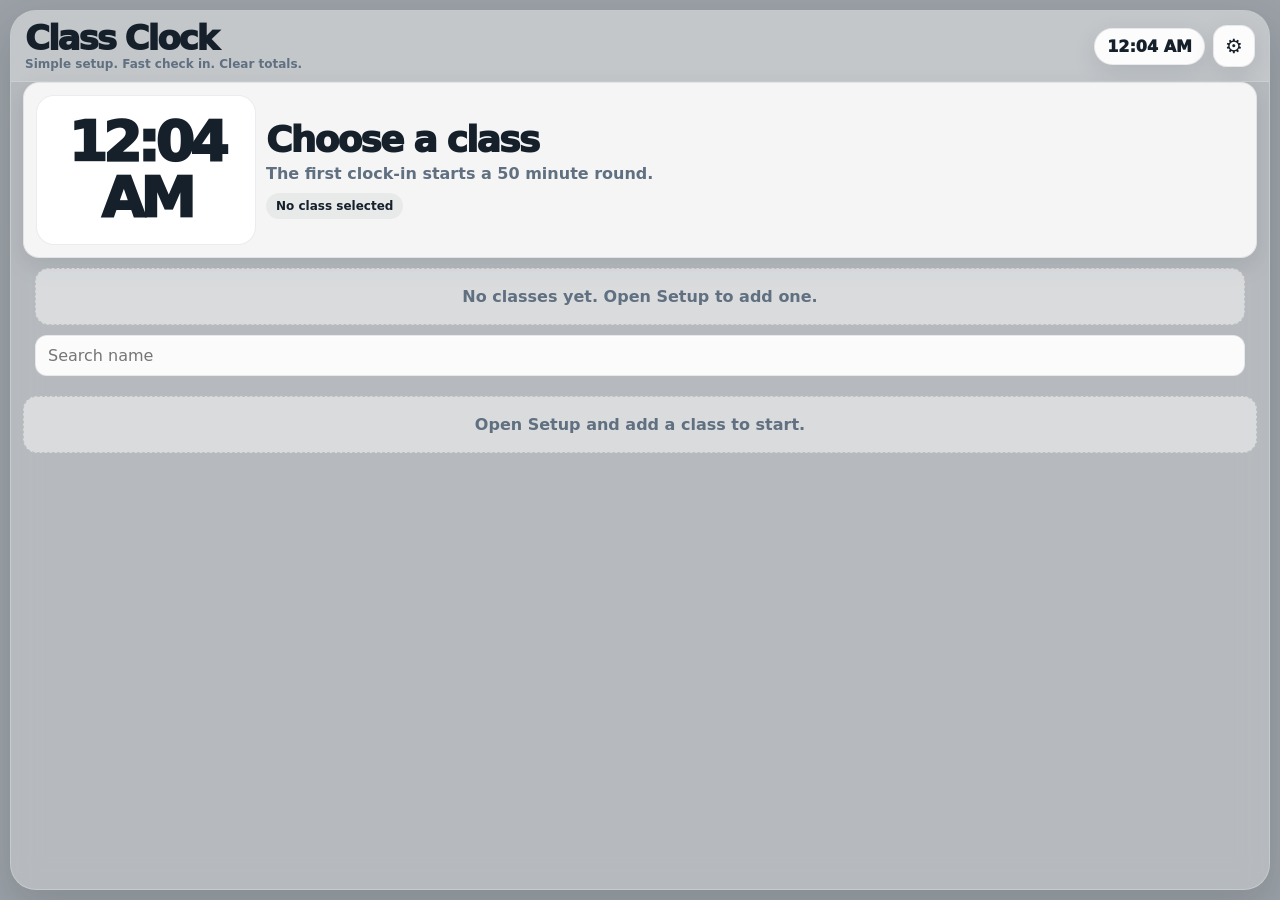
<file: HourTracker.html>
<!doctype html>
<html lang="en">
<head>
  <meta charset="utf-8" />
  <meta name="viewport" content="width=device-width,initial-scale=1" />
  <title>PHS Class Clock</title>
  <style>
    :root{
      --bgGrey:#9aa0a6;
      --bgGreen:#2ecc71;
      --bgOrange:#f39c12;
      --bgRed:#e74c3c;
      --stateBg:var(--bgGrey);
      --panel:rgba(255,255,255,0.86);
      --panel-strong:rgba(255,255,255,0.94);
      --line:rgba(12,20,28,0.08);
      --ink:#15202b;
      --muted:#607080;
      --accent:#4467f2;
      --accent-soft:rgba(68,103,242,0.12);
      --good:#2f9e5b;
      --warn:#d48a00;
      --bad:#d9485f;
      --gold:#d8a200;
      --silver:#8a98a8;
      --bronze:#a1653b;
      --shadow:0 16px 40px rgba(12,20,28,0.14);
      --shadow-soft:0 8px 24px rgba(12,20,28,0.10);
      --radius:20px;
      --card-radius:16px;
      --font: Inter, ui-sans-serif, system-ui, -apple-system, BlinkMacSystemFont, "Segoe UI", sans-serif;
    }

    *{box-sizing:border-box}
    html,body{height:100%}
    body{
      margin:0;
      font-family:var(--font);
      color:var(--ink);
      background:var(--stateBg);
      transition: background-color 1200ms ease;
    }

    body.phase-inactive{ --stateBg: var(--bgGrey); }
    body.phase-active{ --stateBg: var(--bgGreen); }
    body.phase-warning{ --stateBg: var(--bgOrange); }

    .app{
      max-width:1600px;
      margin:0 auto;
      min-height:100vh;
      padding:10px;
      display:flex;
      flex-direction:column;
      gap:10px;
    }

    .shell{
      background:rgba(255,255,255,0.28);
      border:1px solid rgba(255,255,255,0.22);
      backdrop-filter:blur(14px);
      border-radius:26px;
      box-shadow:var(--shadow);
      overflow:hidden;
      display:flex;
      flex-direction:column;
      min-height:calc(100vh - 20px);
    }

    .header{
      display:flex;
      align-items:center;
      justify-content:space-between;
      gap:10px;
      padding:10px 14px;
      background:rgba(255,255,255,0.18);
      border-bottom:1px solid rgba(255,255,255,0.18);
    }

    .brandWrap{display:flex;align-items:center;gap:12px;min-width:0}
    .brand{
      font-size:clamp(22px,2.8vw,34px);
      line-height:1;
      font-weight:950;
      letter-spacing:-0.06em;
    }
    .brandSub{font-size:12px;font-weight:800;color:var(--muted);margin-top:2px}

    .miniClock{
      min-width:90px;
      text-align:center;
      background:var(--panel-strong);
      border:1px solid var(--line);
      border-radius:999px;
      padding:8px 12px;
      font-weight:950;
      box-shadow:var(--shadow-soft);
    }

    .topActions{display:flex;align-items:center;gap:8px;flex-shrink:0}

    button,input,textarea{font:inherit}
    button{
      border:0;
      background:none;
      color:inherit;
      cursor:pointer;
      -webkit-tap-highlight-color:transparent;
    }

    .iconBtn,.btn,.ghostBtn,.dangerBtn,.classBtn,.jumpBtn,.modeBtn{
      border:1px solid var(--line);
      background:var(--panel-strong);
      box-shadow:var(--shadow-soft);
      border-radius:14px;
      transition:transform .18s ease, box-shadow .18s ease, background-color .18s ease, border-color .18s ease;
    }
    .iconBtn:hover,.btn:hover,.ghostBtn:hover,.dangerBtn:hover,.classBtn:hover,.jumpBtn:hover,.modeBtn:hover,
    .iconBtn:focus-visible,.btn:focus-visible,.ghostBtn:focus-visible,.dangerBtn:focus-visible,.classBtn:focus-visible,.jumpBtn:focus-visible,.modeBtn:focus-visible,
    .studentCard:hover,.studentCard:focus-visible{
      transform:translateY(-1px);
      box-shadow:0 10px 24px rgba(12,20,28,0.14);
      outline:none;
    }
    .iconBtn{width:42px;height:42px;display:grid;place-items:center;font-size:20px}
    .btn,.ghostBtn,.dangerBtn,.modeBtn{padding:10px 12px;font-weight:900}
    .ghostBtn{background:rgba(255,255,255,0.72);box-shadow:none}
    .dangerBtn{background:rgba(217,72,95,0.12);border-color:rgba(217,72,95,0.2);box-shadow:none}

    .drawer{
      padding:0 12px 12px;
      display:grid;
      gap:10px;
    }
    .drawer.hidden{display:none}
    .drawerCard,.card,.studentTools,.hero,.activeStrip,.summaryPreview,.summaryPanel,.setupCard,.totalsCard{
      background:var(--panel);
      border:1px solid var(--line);
      border-radius:var(--card-radius);
      box-shadow:var(--shadow-soft);
    }

    .drawerCard{padding:12px;display:grid;gap:12px}
    .drawerTop{display:flex;align-items:center;justify-content:space-between;gap:12px;flex-wrap:wrap}
    .modeGroup{display:flex;gap:8px;flex-wrap:wrap}
    .modeBtn.active,.navBtn.active,.classBtn.active,.jumpBtn.active{background:var(--accent-soft);border-color:rgba(68,103,242,0.2)}
    .teacherTools{display:grid;gap:10px}
    .navRow,.actionRow{display:flex;flex-wrap:wrap;gap:8px}
    .navBtn{padding:10px 12px;font-weight:900}
    .navBtn,.classBtn,.jumpBtn{border:1px solid var(--line);background:var(--panel-strong);border-radius:14px;box-shadow:var(--shadow-soft)}
    .note{font-size:12px;font-weight:700;color:var(--muted)}

    .main{padding:0 12px 12px;display:grid;gap:10px;flex:1}
    .view.hidden{display:none !important}

    .hero{
      display:grid;
      grid-template-columns:minmax(170px,220px) 1fr;
      gap:10px;
      padding:12px;
      align-items:center;
    }
    .hero.compactHidden{display:none}
    .bigClock{
      background:var(--panel-strong);
      border:1px solid var(--line);
      border-radius:18px;
      padding:18px 10px;
      text-align:center;
      font-size:clamp(34px,6vw,56px);
      line-height:1;
      font-weight:950;
      letter-spacing:-0.08em;
    }
    .heroTitle{font-size:clamp(24px,3vw,36px);font-weight:950;letter-spacing:-0.05em;line-height:1.04}
    .heroSub{margin-top:6px;color:var(--muted);font-weight:800}
    .heroMeta{margin-top:10px;display:flex;flex-wrap:wrap;gap:8px}

    .activeStrip{
      display:grid;
      grid-template-columns:minmax(160px,1fr) auto minmax(220px,360px);
      gap:10px;
      align-items:center;
      padding:10px 12px;
    }
    .activeStrip.hidden{display:none}
    .stripTitle{font-size:22px;font-weight:950;letter-spacing:-0.04em;line-height:1}
    .stripSub{font-size:12px;color:var(--muted);font-weight:800;margin-top:2px}
    .stripCenter{display:flex;align-items:center;gap:8px;justify-content:center;flex-wrap:wrap}
    .stripActions{display:flex;align-items:center;gap:8px;justify-content:flex-end;min-width:0}
    .stripActions .searchInput{flex:1 1 auto;min-width:120px}
    .stripActions .dangerBtn{flex:0 0 auto;white-space:nowrap}
    .stripBadge{
      padding:8px 10px;
      border-radius:999px;
      background:var(--panel-strong);
      border:1px solid var(--line);
      font-weight:900;
      white-space:nowrap;
    }

    .toolbarCard{padding:10px 12px;display:grid;gap:10px}
    .classButtons{display:flex;flex-wrap:wrap;gap:8px}
    .classBtn{padding:8px 11px;font-weight:900}
    .toolRow{display:grid;grid-template-columns:1fr;gap:8px;align-items:start}
    .searchInput{
      width:100%;
      min-width:0;
      border-radius:12px;
      border:1px solid var(--line);
      padding:10px 12px;
      background:var(--panel-strong);
      box-shadow:inset 0 1px 0 rgba(255,255,255,0.65);
    }
    .letterJump{display:flex;flex-wrap:nowrap;gap:4px;overflow-x:auto;overflow-y:hidden;scrollbar-width:thin;padding-bottom:2px}
    .jumpBtn{padding:5px 7px;font-size:11px;font-weight:900;min-width:28px;flex:0 0 auto}
    .letterJump::-webkit-scrollbar{height:6px}
    .letterJump::-webkit-scrollbar-thumb{background:rgba(0,0,0,0.16);border-radius:999px}
    .letterJump::-webkit-scrollbar-track{background:transparent}

    .summaryPreview{
      padding:10px 12px;
      display:grid;
      gap:8px;
      background:rgba(255,255,255,0.76);
    }
    .summaryPreview.hidden,.summaryPanel.hidden{display:none}
    .previewTop{display:flex;align-items:center;justify-content:space-between;gap:8px;flex-wrap:wrap}
    .previewTitle{font-weight:950;letter-spacing:-0.03em}
    .previewPodium,.previewStats{display:flex;gap:8px;flex-wrap:wrap}
    .pill{
      display:inline-flex;
      align-items:center;
      gap:6px;
      padding:6px 10px;
      border-radius:999px;
      font-size:12px;
      font-weight:900;
      background:rgba(0,0,0,0.05);
      white-space:nowrap;
    }
    .pill.good{background:rgba(47,158,91,0.12)}
    .pill.warn{background:rgba(212,138,0,0.14)}
    .pill.accent{background:var(--accent-soft)}

    .studentGrid{
      display:grid;
      grid-template-columns:repeat(auto-fit,minmax(118px,1fr));
      gap:8px;
      align-content:start;
    }
    .studentCard{
      border:1px solid var(--line);
      border-radius:15px;
      background:var(--panel-strong);
      box-shadow:var(--shadow-soft);
      padding:8px 9px;
      min-height:94px;
      display:grid;
      gap:6px;
      align-content:start;
      text-align:left;
      transition:transform .18s ease, box-shadow .18s ease, border-color .18s ease, background-color .18s ease;
    }
    .studentCard.in{border-color:rgba(47,158,91,0.22);background:rgba(255,255,255,0.98)}
    .studentCard.present .studentName{color:#1f7a46}
    .studentCard.away .studentName{color:#a85f08}
    .studentCard.idle .studentName{color:var(--ink)}
    .studentCard.first{border-color:rgba(216,162,0,0.22);background:rgba(255,250,232,0.98)}
    .studentCard.second{border-color:rgba(138,152,168,0.2);background:rgba(247,249,251,0.98)}
    .studentCard.third{border-color:rgba(161,101,59,0.2);background:rgba(252,246,241,0.98)}
    .studentCard.pop{animation:cardPop .45s ease}
    @keyframes cardPop{
      0%{transform:scale(1)}
      35%{transform:scale(1.02)}
      100%{transform:scale(1)}
    }
    .studentTop{display:flex;align-items:flex-start;justify-content:space-between;gap:8px}
    .studentName{
      font-weight:900;
      letter-spacing:-0.03em;
      line-height:1.05;
      font-size:15px;
      display:-webkit-box;
      -webkit-line-clamp:2;
      -webkit-box-orient:vertical;
      overflow:hidden;
      min-height:31px;
    }
    .badge{
      flex-shrink:0;
      width:28px;
      height:28px;
      border-radius:999px;
      display:grid;
      place-items:center;
      background:rgba(0,0,0,0.05);
      font-size:17px;
    }
    .metaLine{font-size:13px;font-weight:900;letter-spacing:-0.02em}
    .hintLine{font-size:11px;color:var(--muted);font-weight:800;line-height:1.2}
    .miniTags{display:flex;gap:5px;flex-wrap:wrap}
    .tag{
      font-size:10px;
      font-weight:900;
      padding:3px 6px;
      border-radius:999px;
      background:rgba(0,0,0,0.05);
    }

    .summaryPanel{padding:12px;display:grid;gap:10px}
    .summaryTitle{display:flex;align-items:center;justify-content:space-between;gap:8px;flex-wrap:wrap}
    .summaryTitle h3{margin:0;font-size:22px;letter-spacing:-0.04em}
    .summaryGrid{display:grid;grid-template-columns:repeat(auto-fit,minmax(140px,1fr));gap:8px}
    .metricCard{
      border-radius:14px;
      padding:10px;
      background:var(--panel-strong);
      border:1px solid var(--line);
    }
    .metricLabel{font-size:11px;font-weight:900;color:var(--muted);text-transform:uppercase;letter-spacing:.04em}
    .metricValue{font-size:24px;font-weight:950;letter-spacing:-0.05em;line-height:1.05;margin-top:3px}
    .metricSub{font-size:12px;color:var(--muted);font-weight:800;margin-top:3px}

    .setupGrid,.totalsGrid{display:grid;grid-template-columns:1.15fr .95fr;gap:10px}
    .setupCard,.totalsCard,.totalsWide{padding:12px;display:grid;gap:10px}
    .sectionHead h2,.sectionHead h3,.totalsCard h3{margin:0;letter-spacing:-0.04em}
    .sectionHead p{margin:4px 0 0;color:var(--muted);font-weight:800;font-size:13px}
    .field{display:grid;gap:6px}
    .field label{font-size:12px;font-weight:900;color:var(--muted);text-transform:uppercase;letter-spacing:.04em}
    .field input,.field textarea{
      width:100%;
      border:1px solid var(--line);
      border-radius:14px;
      padding:11px 12px;
      background:var(--panel-strong);
      color:var(--ink);
    }
    .field textarea{min-height:300px;resize:vertical}
    .helperRow{display:flex;justify-content:space-between;gap:10px;flex-wrap:wrap;font-size:12px;font-weight:800;color:var(--muted)}
    .buttonRow{display:flex;gap:8px;flex-wrap:wrap}
    .classList{display:grid;gap:8px;max-height:520px;overflow:auto;padding-right:2px}
    .classItem{
      border:1px solid var(--line);
      border-radius:14px;
      padding:10px 11px;
      background:var(--panel-strong);
      display:flex;
      justify-content:space-between;
      align-items:center;
      gap:8px;
    }
    .classItem.active{background:var(--accent-soft);border-color:rgba(68,103,242,0.22)}
    .classItemTitle{font-weight:950;letter-spacing:-0.03em}
    .classItemSub{font-size:12px;color:var(--muted);font-weight:800;margin-top:2px}

    .totalsSummary{display:grid;grid-template-columns:repeat(auto-fit,minmax(140px,1fr));gap:8px}
    .bars{display:grid;gap:10px}
    .barItem{display:grid;gap:5px}
    .barTop{display:flex;justify-content:space-between;gap:8px;align-items:center;font-size:13px;font-weight:900}
    .barLabel{min-width:0;overflow:hidden;text-overflow:ellipsis;white-space:nowrap}
    .barTrack{height:14px;border-radius:999px;background:rgba(0,0,0,0.06);overflow:hidden}
    .barFill{height:100%;border-radius:999px;background:linear-gradient(90deg, rgba(68,103,242,0.68), rgba(68,103,242,0.95));transition:width .4s ease}
    .barMeta{font-size:11px;color:var(--muted);font-weight:800}

    .totalsBoard,.sessionList{display:grid;gap:8px}
    .boardRow,.sessionRow{
      border:1px solid var(--line);
      border-radius:14px;
      padding:9px 10px;
      background:var(--panel-strong);
      display:grid;
      gap:6px;
    }
    .boardTop,.sessionTop{display:flex;justify-content:space-between;gap:8px;align-items:center}
    .boardName{font-weight:950;letter-spacing:-0.03em}
    .boardMeta,.sessionMeta{font-size:12px;color:var(--muted);font-weight:800}
    .boardStats{display:flex;flex-wrap:wrap;gap:6px}

    .empty{
      border:1px dashed rgba(0,0,0,0.12);
      border-radius:14px;
      padding:18px;
      text-align:center;
      background:rgba(255,255,255,0.48);
      color:var(--muted);
      font-weight:800;
    }

    .toast{
      position:fixed;
      left:50%;bottom:20px;transform:translateX(-50%) translateY(12px);
      background:rgba(21,32,43,0.92);color:#fff;
      padding:10px 14px;border-radius:999px;font-weight:900;font-size:13px;
      opacity:0;pointer-events:none;transition:opacity .18s ease, transform .18s ease;z-index:50;
      box-shadow:0 14px 28px rgba(0,0,0,0.24)
    }
    .toast.show{opacity:1;transform:translateX(-50%) translateY(0)}

    .hiddenInput{display:none}
    .muted{color:var(--muted);font-weight:800}


    .infoCard{display:grid;gap:8px;padding:12px;border:1px solid var(--line);border-radius:16px;background:var(--panel-strong);box-shadow:var(--shadow-soft)}
    .infoTitle{font-weight:950;letter-spacing:-0.03em}
    .totalsActionRow,.boardActions{display:flex;gap:8px;flex-wrap:wrap}
    .miniAction{padding:6px 8px;font-size:11px;font-weight:900;border-radius:10px;border:1px solid var(--line);background:var(--panel-strong)}
    .miniAction.warn{background:rgba(212,138,0,0.12);border-color:rgba(212,138,0,0.18)}
    .miniAction.good{background:rgba(47,158,91,0.12);border-color:rgba(47,158,91,0.18)}

    @media (max-width:1100px){
      .setupGrid,.totalsGrid{grid-template-columns:1fr}
      .activeStrip{grid-template-columns:1fr;justify-items:start}
      .stripActions{width:100%;justify-content:stretch;flex-wrap:wrap}
      .stripActions .searchInput{min-width:0;width:100%}
      .toolRow{grid-template-columns:1fr}
    }
    @media (max-width:720px){
      .app{padding:6px}
      .header{padding:8px 10px}
      .main{padding:0 8px 8px}
      .drawer{padding:0 8px 8px}
      .hero{grid-template-columns:1fr}
      .bigClock{font-size:40px;padding:12px 10px}
      .studentGrid{grid-template-columns:repeat(auto-fit,minmax(108px,1fr))}
      .studentCard{min-height:90px;padding:8px}
      .themeInputs{grid-template-columns:1fr 1fr}
      .themeInputs .btn{grid-column:1 / -1}
      .brandSub{display:none}
    }
  </style>
</head>
<body>
  <div class="app">
    <div class="shell">
      <header class="header">
        <div class="brandWrap">
          <div>
            <div class="brand">Class Clock</div>
            <div class="brandSub">Simple setup. Fast check in. Clear totals.</div>
          </div>
        </div>
        <div class="topActions">
          <div id="miniClock" class="miniClock">--:--</div>
          <button id="settingsBtn" class="iconBtn" aria-label="Open settings">⚙️</button>
        </div>
      </header>

      <div id="settingsDrawer" class="drawer hidden">
        <div class="drawerCard">
          <div class="drawerTop">
            <div class="modeGroup">
              <button id="modeStudentBtn" class="modeBtn">Student mode</button>
              <button id="modeTeacherBtn" class="modeBtn">Teacher mode</button>
            </div>
            <button id="closeSettingsBtn" class="ghostBtn">Close</button>
          </div>

          <div id="teacherTools" class="teacherTools">
            <div class="navRow">
              <button id="navClock" class="navBtn">Clock</button>
              <button id="navSetup" class="navBtn">Setup</button>
              <button id="navTotals" class="navBtn">Totals</button>
            </div>
            <div class="actionRow">
              <button id="exportBtn" class="btn">Export backup</button>
              <button id="importBtn" class="btn">Import backup</button>
              <button id="csvBtn" class="btn">Export CSV</button>
              <button id="resetBtn" class="dangerBtn">Reset all</button>
            </div>
          </div>

          <div class="infoCard">
            <div class="infoTitle">Page colours</div>
            <div class="autoThemeLegend">
              <span class="pill">Grey when inactive</span>
              <span class="pill good">Green in session</span>
              <span class="pill warn">Orange in the last 10 min</span>
            </div>
            <div class="note">The first student to tap starts a 50 minute round for that class. When the round ends, active students finish automatically.</div>
          </div>

          <input id="fileInput" class="hiddenInput" type="file" accept="application/json" />
        </div>
      </div>

      <main class="main">
        <section id="clockView" class="view">
          <div id="preRoundHero" class="hero">
            <div id="bigClock" class="bigClock">--:--</div>
            <div>
              <div id="heroTitle" class="heroTitle">Choose a class</div>
              <div id="heroSub" class="heroSub">The first clock-in starts a 50 minute round.</div>
              <div id="heroMeta" class="heroMeta"></div>
            </div>
          </div>

          <div id="activeStrip" class="activeStrip hidden">
            <div>
              <div id="stripTitle" class="stripTitle">Class</div>
              <div id="stripSub" class="stripSub">Round active</div>
            </div>
            <div class="stripCenter">
              <div id="stripTime" class="stripBadge">--:--</div>
              <div id="stripRemaining" class="stripBadge">50m left</div>
            </div>
            <div class="stripActions">
              <input id="searchInput" class="searchInput" type="search" placeholder="Search name" />
              <button id="endClassBtn" class="dangerBtn" type="button">End class</button>
            </div>
          </div>

          <div class="toolbarCard">
            <div id="classButtons" class="classButtons"></div>
            <div id="toolRow" class="toolRow">
              <input id="searchInputIdle" class="searchInput" type="search" placeholder="Search name" />
              <div id="letterJump" class="letterJump"></div>
            </div>
            <div id="summaryPreview" class="summaryPreview hidden"></div>
          </div>

          <div id="studentGrid" class="studentGrid"></div>
          <div id="summaryPanel" class="summaryPanel hidden"></div>
        </section>

        <section id="setupView" class="view hidden">
          <div class="setupGrid">
            <div class="setupCard">
              <div class="sectionHead">
                <h2>Setup classes</h2>
                <p>Type a class name, paste student names one per line, then save.</p>
              </div>
              <div class="field">
                <label for="classNameInput">Class name</label>
                <input id="classNameInput" type="text" placeholder="Example: 12DGT" />
              </div>
              <div class="field">
                <label for="studentNamesInput">Student names</label>
                <textarea id="studentNamesInput" placeholder="One name per line"></textarea>
              </div>
              <div class="helperRow">
                <span id="nameCountHint">0 names</span>
                <span id="duplicateHint"></span>
              </div>
              <div class="buttonRow">
                <button id="saveClassBtn" class="btn">Save class</button>
                <button id="newClassBtn" class="ghostBtn">New</button>
                <button id="duplicateClassBtn" class="ghostBtn">Duplicate</button>
                <button id="deleteClassBtn" class="dangerBtn">Delete</button>
              </div>
              <div class="note">Names are cleaned, de-duplicated, and sorted A–Z on save. Matching names keep their saved hours.</div>
            </div>

            <div class="setupCard">
              <div class="sectionHead">
                <h2>Saved classes</h2>
                <p>Tap a class to edit it.</p>
              </div>
              <div id="classList" class="classList"></div>
            </div>
          </div>
        </section>

        <section id="totalsView" class="view hidden">
          <div class="totalsCard">
            <div class="sectionHead">
              <h2>Totals</h2>
              <p>Track today, this week, all time, and recent sessions.</p>
            </div>
            <div id="totalsClassButtons" class="classButtons"></div>
            <div id="totalsSummary" class="totalsSummary"></div>
            <div class="totalsActionRow">
              <button id="clearClassTotalsBtn" class="dangerBtn" type="button">Clear selected class totals</button>
            </div>
          </div>

          <div class="totalsGrid">
            <div class="totalsCard">
              <h3>Class hours</h3>
              <div id="classChart" class="bars"></div>
            </div>
            <div class="totalsCard">
              <h3 id="studentChartTitle">Student hours</h3>
              <div id="studentChart" class="bars"></div>
            </div>
          </div>

          <div class="totalsGrid">
            <div class="totalsCard">
              <h3>Selected class breakdown</h3>
              <div class="note">Teacher tools: add 5 min, remove 5 min, or clear one student.</div>
              <div id="totalsBoard" class="totalsBoard"></div>
            </div>
            <div class="totalsCard">
              <h3>Recent sessions</h3>
              <div id="sessionList" class="sessionList"></div>
            </div>
          </div>
        </section>
      </main>
    </div>
  </div>

  <div id="toast" class="toast"></div>

  <script>
  (() => {
    const STORAGE_KEY = 'phs-class-clock-v7';
    const LEGACY_KEYS = [
      'phs-class-clock-v5',
      'phs-simple-class-clock-v4',
      'phs-simple-class-clock-v3',
      'phs-simple-class-clock-v2',
      'phs-simple-class-clock-v1'
    ];
    const ROUND_MINUTES = 50;
    const LAST_TEN_MINUTES = 10;
    const GOAL_MINUTES_PER_STUDENT = 50;
    const COMBO_WINDOW_MINUTES = 5;
    const COMBO_BONUS_XP = 5;
    const BOSS_BONUS_XP = 5;
    const LEVEL_STEP = 60;
    const LEVEL_ICONS = ['🌱','🛠️','🚀','⚡','🏆','👑'];
    const LEVEL_NAMES = ['Starter','Maker','Builder','Creator','Expert','Legend'];
    const flashMap = new Map();

    const AUTO_BACKGROUNDS = {
      inactive: { preset: 'inactive' },
      active: { preset: 'active' },
      warning: { preset: 'warning' }
    };

    const $ = (id) => document.getElementById(id);
    const els = {
      miniClock: $('miniClock'),
      settingsBtn: $('settingsBtn'),
      settingsDrawer: $('settingsDrawer'),
      closeSettingsBtn: $('closeSettingsBtn'),
      modeStudentBtn: $('modeStudentBtn'),
      modeTeacherBtn: $('modeTeacherBtn'),
      teacherTools: $('teacherTools'),
      navClock: $('navClock'),
      navSetup: $('navSetup'),
      navTotals: $('navTotals'),
      exportBtn: $('exportBtn'),
      importBtn: $('importBtn'),
      csvBtn: $('csvBtn'),
      resetBtn: $('resetBtn'),
      fileInput: $('fileInput'),
      clockView: $('clockView'),
      setupView: $('setupView'),
      totalsView: $('totalsView'),
      preRoundHero: $('preRoundHero'),
      activeStrip: $('activeStrip'),
      bigClock: $('bigClock'),
      heroTitle: $('heroTitle'),
      heroSub: $('heroSub'),
      heroMeta: $('heroMeta'),
      stripTitle: $('stripTitle'),
      stripSub: $('stripSub'),
      stripTime: $('stripTime'),
      stripRemaining: $('stripRemaining'),
      searchInput: $('searchInput'),
      endClassBtn: $('endClassBtn'),
      searchInputIdle: $('searchInputIdle'),
      classButtons: $('classButtons'),
      letterJump: $('letterJump'),
      summaryPreview: $('summaryPreview'),
      summaryPanel: $('summaryPanel'),
      studentGrid: $('studentGrid'),
      classNameInput: $('classNameInput'),
      studentNamesInput: $('studentNamesInput'),
      nameCountHint: $('nameCountHint'),
      duplicateHint: $('duplicateHint'),
      saveClassBtn: $('saveClassBtn'),
      newClassBtn: $('newClassBtn'),
      duplicateClassBtn: $('duplicateClassBtn'),
      deleteClassBtn: $('deleteClassBtn'),
      classList: $('classList'),
      totalsClassButtons: $('totalsClassButtons'),
      totalsSummary: $('totalsSummary'),
      clearClassTotalsBtn: $('clearClassTotalsBtn'),
      classChart: $('classChart'),
      studentChartTitle: $('studentChartTitle'),
      studentChart: $('studentChart'),
      totalsBoard: $('totalsBoard'),
      sessionList: $('sessionList'),
      toast: $('toast')
    };

    const emptyState = () => ({
      mode: 'teacher',
      currentView: 'clock',
      classes: [],
      sessions: [],
      activeSessions: {},
      classRounds: {},
      lastRoundSummaries: {},
      adjustments: [],
      selectedClassId: null,
      editingClassId: null,
      searchQuery: ''
    });

    const makeId = () => Math.random().toString(36).slice(2, 10);
    const nowIso = () => new Date().toISOString();
    const todayKey = (date = new Date()) => {
      const y = date.getFullYear();
      const m = String(date.getMonth() + 1).padStart(2, '0');
      const d = String(date.getDate()).padStart(2, '0');
      return `${y}-${m}-${d}`;
    };
    const keyToDate = (key) => {
      const [y,m,d] = String(key || '').split('-').map(Number);
      return new Date(y || 2000, (m || 1) - 1, d || 1);
    };
    const startOfWeek = (date = new Date()) => {
      const copy = new Date(date);
      const day = copy.getDay();
      const offset = day === 0 ? -6 : 1 - day;
      copy.setHours(0,0,0,0);
      copy.setDate(copy.getDate() + offset);
      return copy;
    };
    const previousSchoolDayKey = (key) => {
      const d = keyToDate(key);
      do {
        d.setDate(d.getDate() - 1);
      } while (d.getDay() === 0 || d.getDay() === 6);
      return todayKey(d);
    };
    const calcSchoolStreak = (dayKeys) => {
      const unique = Array.from(new Set((dayKeys || []).filter(Boolean))).sort((a, b) => b.localeCompare(a));
      if (!unique.length) return 0;
      let streak = 1;
      let expected = previousSchoolDayKey(unique[0]);
      for (let i = 1; i < unique.length; i += 1) {
        if (unique[i] === expected) {
          streak += 1;
          expected = previousSchoolDayKey(unique[i]);
        } else {
          break;
        }
      }
      return streak;
    };
    const clamp = (n, min, max) => Math.min(max, Math.max(min, n));
    
    const escapeHtml = (str) => String(str)
      .replace(/&/g, '&amp;')
      .replace(/</g, '&lt;')
      .replace(/>/g, '&gt;')
      .replace(/"/g, '&quot;')
      .replace(/'/g, '&#39;');
    const fmtMinutes = (mins) => {
      const total = Math.max(0, Math.round(mins || 0));
      const h = Math.floor(total / 60);
      const m = total % 60;
      return h ? `${h}h ${m}m` : `${m}m`;
    };
    const fmtHours = (mins) => ((mins || 0) / 60).toFixed(2);
    const fmtClock = (date = new Date()) => new Date(date).toLocaleTimeString([], { hour: 'numeric', minute: '2-digit' });
    const fmtDateTime = (iso) => new Date(iso).toLocaleString([], { weekday: 'short', day: 'numeric', month: 'short', hour: 'numeric', minute: '2-digit' });
    const firstName = (name) => String(name || '').trim().split(/\s+/)[0] || String(name || '');
    const titleCaseSpaces = (s) => String(s || '').replace(/\s+/g, ' ').trim();

    function levelInfo(xp) {
      const level = Math.max(1, Math.floor((xp || 0) / LEVEL_STEP) + 1);
      const index = clamp(level - 1, 0, LEVEL_ICONS.length - 1);
      return { level, icon: LEVEL_ICONS[index], title: LEVEL_NAMES[index] || LEVEL_NAMES[LEVEL_NAMES.length - 1] };
    }

    function sessionXp(minutes, flags = {}) {
      let xp = Math.max(0, minutes || 0);
      if (flags.combo) xp += COMBO_BONUS_XP;
      if (flags.boss) xp += BOSS_BONUS_XP;
      if (flags.mystery) xp += Math.max(0, minutes || 0);
      return xp;
    }

    function normaliseNames(text) {
      const raw = String(text || '').split(/\r?\n/).map(titleCaseSpaces).filter(Boolean);
      const seen = new Set();
      const duplicates = [];
      const names = [];
      for (const name of raw) {
        const key = name.toLowerCase();
        if (seen.has(key)) {
          duplicates.push(name);
        } else {
          seen.add(key);
          names.push(name);
        }
      }
      names.sort((a,b) => a.localeCompare(b));
      return { names, rawCount: raw.length, duplicateCount: duplicates.length };
    }

    function migrate(raw) {
      const state = emptyState();
      if (!raw || typeof raw !== 'object') return state;
      state.mode = raw.mode === 'student' ? 'student' : 'teacher';
      state.currentView = ['clock','setup','totals'].includes(raw.currentView) ? raw.currentView : 'clock';
      state.searchQuery = typeof raw.searchQuery === 'string' ? raw.searchQuery : '';
      state.selectedClassId = raw.selectedClassId || null;
      state.editingClassId = raw.editingClassId || null;
      state.classes = Array.isArray(raw.classes) ? raw.classes.map((cls) => ({
        id: cls.id || makeId(),
        name: titleCaseSpaces(cls.name || 'Class'),
        students: Array.isArray(cls.students) ? cls.students.map((student) => ({
          id: student.id || makeId(),
          name: titleCaseSpaces(student.name || 'Student')
        })) : []
      })) : [];
      state.sessions = Array.isArray(raw.sessions) ? raw.sessions.map((session) => ({
        id: session.id || makeId(),
        classId: session.classId || '',
        studentId: session.studentId || '',
        in: session.in || session.start || nowIso(),
        out: session.out || session.end || nowIso(),
        minutes: Number(session.minutes) || 0,
        xp: Number(session.xp) || (Number(session.minutes) || 0) + (Number(session.bonusXp) || 0),
        dateKey: session.dateKey || session.dayKey || todayKey(new Date(session.in || Date.now())),
        roundId: session.roundId || session.windowId || null,
        autoFinished: !!session.autoFinished,
        combo: !!(session.combo || session.bonusFlags?.combo),
        mystery: !!(session.mystery || session.bonusFlags?.mystery),
        boss: !!(session.boss || session.bonusFlags?.boss)
      })) : [];
      if (raw.activeSessions && typeof raw.activeSessions === 'object') {
        for (const [key, value] of Object.entries(raw.activeSessions)) {
          if (!value || typeof value !== 'object') continue;
          state.activeSessions[key] = {
            classId: value.classId || key.split('::')[0] || '',
            studentId: value.studentId || key.split('::')[1] || '',
            in: value.in || value.start || nowIso(),
            roundId: value.roundId || value.windowId || null,
            roundEnd: value.roundEnd || value.windowEnd || nowIso(),
            combo: !!(value.combo || value.bonusFlags?.combo),
            mystery: !!(value.mystery || value.bonusFlags?.mystery),
            boss: !!(value.boss || value.bonusFlags?.boss)
          };
        }
      }
      if (raw.classRounds && typeof raw.classRounds === 'object') {
        for (const [classId, round] of Object.entries(raw.classRounds)) {
          if (!round) continue;
          state.classRounds[classId] = {
            id: round.id || makeId(),
            start: round.start || nowIso(),
            end: round.end || new Date(Date.now() + ROUND_MINUTES * 60000).toISOString(),
            dateKey: round.dateKey || todayKey(new Date(round.start || Date.now())),
            startedByStudentId: round.startedByStudentId || null,
            mysteryStudentId: round.mysteryStudentId || null,
            boss: !!round.boss
          };
        }
      } else if (raw.classWindows && typeof raw.classWindows === 'object') {
        for (const [classId, round] of Object.entries(raw.classWindows)) {
          if (!round) continue;
          state.classRounds[classId] = {
            id: round.id || makeId(),
            start: round.start || nowIso(),
            end: round.end || new Date(Date.now() + ROUND_MINUTES * 60000).toISOString(),
            dateKey: round.dateKey || round.dayKey || todayKey(new Date(round.start || Date.now())),
            startedByStudentId: round.startedByStudentId || null,
            mysteryStudentId: round.mysteryStudentId || null,
            boss: !!(round.boss || round.bossRound)
          };
        }
      }
      state.lastRoundSummaries = raw.lastRoundSummaries && typeof raw.lastRoundSummaries === 'object' ? raw.lastRoundSummaries : {};
      state.adjustments = Array.isArray(raw.adjustments) ? raw.adjustments.map((adj) => ({
        id: adj.id || makeId(),
        classId: adj.classId || '',
        studentId: adj.studentId || '',
        minutes: Number(adj.minutes) || 0,
        dateKey: adj.dateKey || todayKey(new Date(adj.createdAt || Date.now())),
        createdAt: adj.createdAt || nowIso(),
        roundId: adj.roundId || null,
        note: titleCaseSpaces(adj.note || 'Teacher adjustment')
      })) : [];
      return state;
    }

    function loadState() {
      try {
        const current = JSON.parse(localStorage.getItem(STORAGE_KEY) || 'null');
        if (current) return migrate(current);
      } catch {}
      for (const key of LEGACY_KEYS) {
        try {
          const legacy = JSON.parse(localStorage.getItem(key) || 'null');
          if (legacy) return migrate(legacy);
        } catch {}
      }
      return emptyState();
    }

    let state = loadState();
    let toastTimer = null;
    applyBackgroundTheme();

    function saveState() {
      localStorage.setItem(STORAGE_KEY, JSON.stringify(state));
    }

    function getPhaseBackground() {
      const cls = getSelectedClass();
      if (!cls) return { preset: 'inactive', ...AUTO_BACKGROUNDS.inactive };
      const board = roundBoard(cls.id, new Date());
      if (!board.active) return { preset: 'inactive', ...AUTO_BACKGROUNDS.inactive };
      if (board.remainingMinutes <= LAST_TEN_MINUTES) return { preset: 'warning', ...AUTO_BACKGROUNDS.warning };
      return { preset: 'active', ...AUTO_BACKGROUNDS.active };
    }

    function applyBackgroundTheme() {
      const bg = getPhaseBackground();
      document.body.classList.remove('phase-inactive', 'phase-active', 'phase-warning');
      document.body.classList.add(`phase-${bg.preset || 'inactive'}`);
    }

    function showToast(message) {
      els.toast.textContent = message;
      els.toast.classList.add('show');
      clearTimeout(toastTimer);
      toastTimer = setTimeout(() => els.toast.classList.remove('show'), 1800);
    }

    function getClassById(id) {
      return state.classes.find((cls) => cls.id === id) || null;
    }

    function ensureSelection() {
      if (!state.classes.length) {
        state.selectedClassId = null;
        state.editingClassId = null;
        return;
      }
      if (!getClassById(state.selectedClassId)) state.selectedClassId = state.classes[0].id;
      if (state.editingClassId && !getClassById(state.editingClassId)) state.editingClassId = null;
    }

    function getSelectedClass() {
      return getClassById(state.selectedClassId) || state.classes[0] || null;
    }

    function studentKey(classId, studentId) {
      return `${classId}::${studentId}`;
    }

    function isBossRound(date = new Date()) {
      return date.getDay() === 5 || date.getHours() >= 14;
    }

    function getRound(classId) {
      return state.classRounds[classId] || null;
    }

    function createRound(classId, starterStudentId, now = new Date()) {
      const cls = getClassById(classId);
      if (!cls) return null;
      const mysteryStudentId = cls.students.length ? cls.students[Math.floor(Math.random() * cls.students.length)].id : null;
      const round = {
        id: makeId(),
        start: now.toISOString(),
        end: new Date(now.getTime() + ROUND_MINUTES * 60000).toISOString(),
        dateKey: todayKey(now),
        startedByStudentId: starterStudentId,
        mysteryStudentId,
        boss: isBossRound(now)
      };
      state.classRounds[classId] = round;
      delete state.lastRoundSummaries[classId];
      return round;
    }

    function getOrCreateActiveRound(classId, starterStudentId, now = new Date()) {
      const existing = getRound(classId);
      if (existing && new Date(existing.end) > now) return existing;
      if (existing) finalizeRound(classId, new Date(existing.end));
      return createRound(classId, starterStudentId, now);
    }

    function getStudentAdjustments(classId, studentId) {
      return (state.adjustments || []).filter((adj) => adj.classId === classId && adj.studentId === studentId);
    }

    function clearStudentTotals(classId, studentId) {
      const cls = getClassById(classId);
      const student = cls?.students.find((item) => item.id === studentId);
      if (!cls || !student) return;
      if (!confirm(`Clear all saved time for ${student.name}?`)) return;
      state.sessions = state.sessions.filter((session) => !(session.classId === classId && session.studentId === studentId));
      state.adjustments = state.adjustments.filter((adj) => !(adj.classId === classId && adj.studentId === studentId));
      delete state.activeSessions[studentKey(classId, studentId)];
      saveState();
      render();
      showToast(`${firstName(student.name)} reset.`);
    }

    function clearClassTotals() {
      const cls = getSelectedClass();
      if (!cls) return;
      if (!confirm(`Clear all saved time for ${cls.name}?`)) return;
      state.sessions = state.sessions.filter((session) => session.classId !== cls.id);
      state.adjustments = state.adjustments.filter((adj) => adj.classId !== cls.id);
      for (const key of Object.keys(state.activeSessions)) {
        if (key.startsWith(cls.id + '::')) delete state.activeSessions[key];
      }
      delete state.classRounds[cls.id];
      delete state.lastRoundSummaries[cls.id];
      saveState();
      render();
      showToast(`${cls.name} totals cleared.`);
    }

    function addTeacherMinutes(classId, studentId, minutes) {
      const cls = getClassById(classId);
      const student = cls?.students.find((item) => item.id === studentId);
      if (!cls || !student || !minutes) return;
      const now = new Date();
      const round = getRound(classId);
      const activeRound = round && new Date(round.end) > now ? round : null;
      state.adjustments.push({
        id: makeId(),
        classId,
        studentId,
        minutes,
        dateKey: todayKey(now),
        createdAt: now.toISOString(),
        roundId: activeRound ? activeRound.id : null,
        note: minutes > 0 ? 'Teacher +5 min' : 'Teacher -5 min'
      });
      flashMap.set(studentKey(classId, studentId), Date.now() + 500);
      saveState();
      render();
      showToast(`${firstName(student.name)} ${minutes > 0 ? '+5 min' : '-5 min'}`);
    }

    function getStudentStats(classId, studentId, now = new Date()) {
      const today = todayKey(now);
      const weekStart = startOfWeek(now);
      let todayMinutes = 0;
      let weekMinutes = 0;
      let totalMinutes = 0;
      let totalXp = 0;
      let personalBest = 0;
      const dayKeys = [];
      let completed = 0;
      let adjustmentMinutes = 0;

      for (const session of state.sessions) {
        if (session.classId !== classId || session.studentId !== studentId) continue;
        const mins = Number(session.minutes) || 0;
        const xp = Number(session.xp) || mins;
        const dateKey = session.dateKey || todayKey(new Date(session.in));
        const date = keyToDate(dateKey);
        totalMinutes += mins;
        totalXp += xp;
        personalBest = Math.max(personalBest, mins);
        dayKeys.push(dateKey);
        completed += 1;
        if (dateKey === today) todayMinutes += mins;
        if (date >= weekStart) weekMinutes += mins;
      }

      for (const adj of getStudentAdjustments(classId, studentId)) {
        const mins = Number(adj.minutes) || 0;
        const dateKey = adj.dateKey || todayKey(new Date(adj.createdAt || Date.now()));
        const date = keyToDate(dateKey);
        adjustmentMinutes += mins;
        totalMinutes += mins;
        if (dateKey === today) todayMinutes += mins;
        if (date >= weekStart) weekMinutes += mins;
      }

      const active = state.activeSessions[studentKey(classId, studentId)] || null;
      let runningMinutes = 0;
      let runningXp = 0;
      if (active && active.in) {
        const start = new Date(active.in);
        const endCap = new Date(active.roundEnd || now);
        const effectiveEnd = now > endCap ? endCap : now;
        runningMinutes = Math.max(0, (effectiveEnd - start) / 60000);
        runningXp = sessionXp(runningMinutes, active);
        totalMinutes += runningMinutes;
        totalXp += runningXp;
        if (todayKey(start) === today) todayMinutes += runningMinutes;
        if (start >= weekStart) weekMinutes += runningMinutes;
      }

      totalMinutes = Math.max(0, totalMinutes);
      todayMinutes = Math.max(0, todayMinutes);
      weekMinutes = Math.max(0, weekMinutes);
      totalXp = Math.max(0, totalXp);

      return {
        active,
        adjustmentMinutes,
        totalMinutes,
        todayMinutes,
        weekMinutes,
        totalXp,
        runningMinutes,
        runningXp,
        personalBest,
        completed,
        streak: calcSchoolStreak(dayKeys),
        level: levelInfo(totalXp)
      };
    }

    function getClassStats(classId, now = new Date()) {
      const cls = getClassById(classId);
      if (!cls) return { students: 0, activeCount: 0, todayMinutes: 0, weekMinutes: 0, totalMinutes: 0, totalXp: 0, sessions: 0 };
      let activeCount = 0;
      let todayMinutes = 0;
      let weekMinutes = 0;
      let totalMinutes = 0;
      let totalXp = 0;
      let sessions = 0;
      for (const student of cls.students) {
        const stats = getStudentStats(classId, student.id, now);
        if (stats.active) activeCount += 1;
        todayMinutes += stats.todayMinutes;
        weekMinutes += stats.weekMinutes;
        totalMinutes += stats.totalMinutes;
        totalXp += stats.totalXp;
        sessions += stats.completed;
      }
      return { students: cls.students.length, activeCount, todayMinutes, weekMinutes, totalMinutes, totalXp, sessions };
    }

    function roundBoard(classId, now = new Date()) {
      const cls = getClassById(classId);
      if (!cls) return { active: false, items: [], round: null, totalMinutes: 0, totalXp: 0, goalMinutes: 0, preview: null };
      const round = getRound(classId);
      const active = !!(round && new Date(round.end) > now);
      const sortedAlpha = [...cls.students].sort((a,b) => a.name.localeCompare(b.name));
      const alphaRank = new Map(sortedAlpha.map((student, index) => [student.id, index + 1]));
      let totalMinutes = 0;
      let totalXp = 0;

      const items = cls.students.map((student) => {
        const stats = getStudentStats(classId, student.id, now);
        let roundMinutes = 0;
        let roundXp = 0;
        if (round) {
          for (const session of state.sessions) {
            if (session.classId === classId && session.studentId === student.id && session.roundId === round.id) {
              roundMinutes += Number(session.minutes) || 0;
              roundXp += Number(session.xp) || Number(session.minutes) || 0;
            }
          }
          if (stats.active && stats.active.roundId === round.id) {
            roundMinutes += stats.runningMinutes;
            roundXp += stats.runningXp;
          }
          for (const adj of state.adjustments) {
            if (adj.classId === classId && adj.studentId === student.id && adj.roundId === round.id) roundMinutes += Number(adj.minutes) || 0;
          }
        }
        roundMinutes = Math.max(0, roundMinutes);
        totalMinutes += roundMinutes;
        totalXp += roundXp;
        return {
          student,
          stats,
          roundMinutes,
          roundXp,
          startRank: alphaRank.get(student.id) || 999
        };
      });

      if (active) {
        items.sort((a,b) => (b.roundMinutes - a.roundMinutes) || (b.roundXp - a.roundXp) || a.student.name.localeCompare(b.student.name));
      } else {
        items.sort((a,b) => a.student.name.localeCompare(b.student.name));
      }

      items.forEach((item, index) => {
        item.rank = index + 1;
        item.improvement = item.startRank - item.rank;
      });

      const biggestClimber = [...items].filter((item) => item.improvement > 0)
        .sort((a,b) => (b.improvement - a.improvement) || (b.roundMinutes - a.roundMinutes) || a.student.name.localeCompare(b.student.name))[0] || null;
      const consistency = [...items].filter((item) => item.stats.streak >= 3)
        .sort((a,b) => (b.stats.streak - a.stats.streak) || (b.stats.totalMinutes - a.stats.totalMinutes) || a.student.name.localeCompare(b.student.name))[0] || null;

      return {
        active,
        items,
        round,
        totalMinutes,
        totalXp,
        goalMinutes: cls.students.length * GOAL_MINUTES_PER_STUDENT,
        remainingMinutes: active ? Math.max(0, (new Date(round.end) - now) / 60000) : 0,
        biggestClimber,
        consistency,
        mysteryStudentId: round?.mysteryStudentId || null,
        boss: !!round?.boss
      };
    }

    function medalFor(rank, active) {
      if (!active) return null;
      if (rank === 1) return '🥇';
      if (rank === 2) return '🥈';
      if (rank === 3) return '🥉';
      return null;
    }

    function activeKeyEntries(classId) {
      return Object.entries(state.activeSessions).filter(([key]) => key.startsWith(classId + '::'));
    }

    function finalizeActiveSession(key, endedAt, auto = false) {
      const active = state.activeSessions[key];
      if (!active || !active.in) return null;
      const classId = active.classId || key.split('::')[0];
      const studentId = active.studentId || key.split('::')[1];
      const endCap = new Date(active.roundEnd || endedAt);
      const actualEnd = endedAt > endCap ? endCap : endedAt;
      const minutes = Math.max(0, (actualEnd - new Date(active.in)) / 60000);
      const xp = sessionXp(minutes, active);
      const session = {
        id: makeId(),
        classId,
        studentId,
        in: active.in,
        out: actualEnd.toISOString(),
        minutes,
        xp,
        dateKey: todayKey(new Date(active.in)),
        roundId: active.roundId || null,
        autoFinished: !!auto,
        combo: !!active.combo,
        mystery: !!active.mystery,
        boss: !!active.boss
      };
      state.sessions.push(session);
      delete state.activeSessions[key];
      return session;
    }

    function buildSummary(classId, round, now = new Date()) {
      const cls = getClassById(classId);
      if (!cls || !round) return null;
      const board = roundBoard(classId, now);
      const podium = board.items.slice(0,3).map((item, index) => ({
        medal: medalFor(index + 1, true),
        name: item.student.name,
        minutes: Math.round(item.roundMinutes)
      }));
      const biggestClimber = board.biggestClimber ? {
        name: board.biggestClimber.student.name,
        rise: board.biggestClimber.improvement
      } : null;
      const starter = cls.students.find((student) => student.id === round.startedByStudentId);
      const mystery = round.mysteryStudentId ? cls.students.find((student) => student.id === round.mysteryStudentId) : null;
      return {
        roundId: round.id,
        classId,
        className: cls.name,
        start: round.start,
        end: round.end,
        totalMinutes: board.totalMinutes,
        totalXp: board.totalXp,
        goalMinutes: board.goalMinutes,
        podium,
        biggestClimber,
        starterName: starter?.name || null,
        mysteryName: mystery?.name || null,
        boss: !!round.boss,
        consistencyName: board.consistency?.student.name || null,
        createdAt: nowIso()
      };
    }

    function finalizeRound(classId, endedAt = new Date()) {
      const round = getRound(classId);
      if (!round) return null;
      for (const [key] of activeKeyEntries(classId)) finalizeActiveSession(key, endedAt, true);
      const summary = buildSummary(classId, round, endedAt);
      if (summary) state.lastRoundSummaries[classId] = summary;
      delete state.classRounds[classId];
      return summary;
    }

    function closeExpiredRounds() {
      const now = new Date();
      let finishedCount = 0;
      for (const [classId, round] of Object.entries(state.classRounds)) {
        if (new Date(round.end) <= now) {
          const summary = finalizeRound(classId, new Date(round.end));
          if (summary) finishedCount += 1;
        }
      }
      if (finishedCount) {
        saveState();
        showToast(finishedCount === 1 ? 'Round finished automatically.' : `${finishedCount} rounds finished automatically.`);
      }
    }

    function updateClock() {
      const now = new Date();
      const time = fmtClock(now);
      els.miniClock.textContent = time;
      els.bigClock.textContent = time;
      els.stripTime.textContent = time;
    }

    function renderViews() {
      const isStudent = state.mode === 'student';
      if (isStudent && state.currentView !== 'clock') state.currentView = 'clock';
      els.teacherTools.style.display = isStudent ? 'none' : 'grid';
      els.modeStudentBtn.classList.toggle('active', isStudent);
      els.modeTeacherBtn.classList.toggle('active', !isStudent);
      els.navClock.classList.toggle('active', state.currentView === 'clock');
      els.navSetup.classList.toggle('active', state.currentView === 'setup');
      els.navTotals.classList.toggle('active', state.currentView === 'totals');
      els.clockView.classList.toggle('hidden', state.currentView !== 'clock');
      els.setupView.classList.toggle('hidden', state.currentView !== 'setup');
      els.totalsView.classList.toggle('hidden', state.currentView !== 'totals');
    }

    function renderClassButtons() {
      if (!state.classes.length) {
        els.classButtons.innerHTML = '<div class="empty" style="width:100%">No classes yet. Open Setup to add one.</div>';
        els.totalsClassButtons.innerHTML = '<div class="empty" style="width:100%">Add a class first.</div>';
        return;
      }
      const selectedId = getSelectedClass()?.id;
      const html = state.classes.map((cls) => {
        const stats = getClassStats(cls.id);
        return `<button class="classBtn ${cls.id === selectedId ? 'active' : ''}" data-class-id="${escapeHtml(cls.id)}">${escapeHtml(cls.name)} · ${stats.activeCount}/${stats.students}</button>`;
      }).join('');
      els.classButtons.innerHTML = html;
      els.totalsClassButtons.innerHTML = html;
      [...els.classButtons.querySelectorAll('[data-class-id]'), ...els.totalsClassButtons.querySelectorAll('[data-class-id]')].forEach((btn) => {
        btn.addEventListener('click', () => {
          state.selectedClassId = btn.dataset.classId;
          state.searchQuery = '';
          syncSearchInputs();
          saveState();
          render();
        });
      });
    }

    function syncSearchInputs() {
      els.searchInput.value = state.searchQuery || '';
      els.searchInputIdle.value = state.searchQuery || '';
    }

    function renderLetterJump(cls, items) {
      if (!cls || cls.students.length < 12) {
        els.letterJump.innerHTML = '';
        return;
      }
      const letters = Array.from(new Set((items || cls.students).map((item) => (item.student ? item.student.name : item.name).trim().charAt(0).toUpperCase()).filter(Boolean)));
      letters.sort();
      const current = String(state.searchQuery || '').trim().toUpperCase();
      els.letterJump.innerHTML = [`<button class="jumpBtn ${current === '' ? 'active' : ''}" data-letter="">All</button>`]
        .concat(letters.map((letter) => `<button class="jumpBtn ${current === letter ? 'active' : ''}" data-letter="${escapeHtml(letter)}">${escapeHtml(letter)}</button>`))
        .join('');
      els.letterJump.querySelectorAll('[data-letter]').forEach((btn) => {
        btn.addEventListener('click', () => {
          state.searchQuery = btn.dataset.letter || '';
          syncSearchInputs();
          saveState();
          renderClockArea();
        });
      });
    }

    function renderHeroAndStrip(cls, board) {
      if (!cls) {
        els.preRoundHero.classList.remove('compactHidden');
        els.activeStrip.classList.add('hidden');
        els.heroTitle.textContent = 'Choose a class';
        els.heroSub.textContent = 'The first clock-in starts a 50 minute round.';
        els.heroMeta.innerHTML = '<span class="pill">No class selected</span>';
        return;
      }
      const stats = getClassStats(cls.id);
      const summary = state.lastRoundSummaries[cls.id] || null;
      if (board.active) {
        els.preRoundHero.classList.add('compactHidden');
        els.activeStrip.classList.remove('hidden');
        els.searchInput.style.display = 'block';
        els.searchInputIdle.style.display = 'none';
        els.endClassBtn.style.display = state.mode === 'teacher' ? 'inline-flex' : 'none';
        els.stripTitle.textContent = cls.name;
        els.stripSub.textContent = `${stats.activeCount} clocked in · ends ${fmtClock(board.round.end)}`;
        els.stripRemaining.textContent = `${Math.max(0, Math.ceil(board.remainingMinutes))}m left`;
      } else {
        els.endClassBtn.style.display = 'none';
        els.preRoundHero.classList.remove('compactHidden');
        els.activeStrip.classList.add('hidden');
        els.searchInput.style.display = 'none';
        els.searchInputIdle.style.display = 'block';
        els.heroTitle.textContent = cls.name;
        els.heroSub.textContent = summary ? `Last round finished at ${fmtClock(summary.end)}.` : 'The first clock-in starts a 50 minute round.';
        const parts = [
          `<span class="pill">${stats.students} students</span>`,
          `<span class="pill">Today ${fmtMinutes(stats.todayMinutes)}</span>`,
          `<span class="pill">All time ${fmtHours(stats.totalMinutes)} h</span>`
        ];
        if (summary) parts.push(`<span class="pill good">Last round ${fmtMinutes(summary.totalMinutes)}</span>`);
        els.heroMeta.innerHTML = parts.join('');
      }
    }

    function renderSummaryPreview(cls, board) {
      if (!cls) {
        els.summaryPreview.classList.add('hidden');
        els.summaryPreview.innerHTML = '';
        return;
      }
      if (!board.active || board.remainingMinutes > LAST_TEN_MINUTES) {
        els.summaryPreview.classList.add('hidden');
        els.summaryPreview.innerHTML = '';
        return;
      }
      const podium = board.items.slice(0,3).map((item, index) => `<span class="pill ${index === 0 ? 'warn' : 'accent'}">${medalFor(index + 1, true)} ${escapeHtml(firstName(item.student.name))} ${fmtMinutes(item.roundMinutes)}</span>`).join('');
      const goalPct = board.goalMinutes ? Math.round((board.totalMinutes / board.goalMinutes) * 100) : 0;
      const extras = [
        `<span class="pill">Goal ${goalPct}%</span>`,
        `<span class="pill good">Class ${fmtMinutes(board.totalMinutes)}</span>`
      ];
      if (board.biggestClimber) extras.push(`<span class="pill accent">🚀 ${escapeHtml(firstName(board.biggestClimber.student.name))} +${board.biggestClimber.improvement}</span>`);
      if (board.consistency) extras.push(`<span class="pill">🔥 ${escapeHtml(firstName(board.consistency.student.name))}</span>`);
      els.summaryPreview.classList.remove('hidden');
      els.summaryPreview.innerHTML = `
        <div class="previewTop">
          <div class="previewTitle">Final stretch</div>
          <div class="muted">${Math.max(0, Math.ceil(board.remainingMinutes))} minutes to go</div>
        </div>
        <div class="previewPodium">${podium || '<span class="pill">No one clocked in yet</span>'}</div>
        <div class="previewStats">${extras.join('')}</div>
      `;
    }

    function renderSummaryPanel(cls) {
      if (!cls) {
        els.summaryPanel.classList.add('hidden');
        els.summaryPanel.innerHTML = '';
        return;
      }
      const summary = state.lastRoundSummaries[cls.id];
      if (!summary) {
        els.summaryPanel.classList.add('hidden');
        els.summaryPanel.innerHTML = '';
        return;
      }
      const goalPct = summary.goalMinutes ? Math.round((summary.totalMinutes / summary.goalMinutes) * 100) : 0;
      els.summaryPanel.classList.remove('hidden');
      els.summaryPanel.innerHTML = `
        <div class="summaryTitle">
          <h3>Round summary</h3>
          <div class="muted">Ended ${escapeHtml(fmtDateTime(summary.end))}</div>
        </div>
        <div class="summaryGrid">
          <div class="metricCard"><div class="metricLabel">Class total</div><div class="metricValue">${escapeHtml(fmtMinutes(summary.totalMinutes))}</div><div class="metricSub">${escapeHtml(Math.round(summary.totalXp))} XP</div></div>
          <div class="metricCard"><div class="metricLabel">Goal</div><div class="metricValue">${escapeHtml(String(goalPct))}%</div><div class="metricSub">${escapeHtml(fmtMinutes(summary.goalMinutes))} target</div></div>
          <div class="metricCard"><div class="metricLabel">Starter</div><div class="metricValue">${escapeHtml(firstName(summary.starterName || '—'))}</div><div class="metricSub">Started the round</div></div>
          <div class="metricCard"><div class="metricLabel">Mystery</div><div class="metricValue">${escapeHtml(firstName(summary.mysteryName || '—'))}</div><div class="metricSub">Double XP target</div></div>
        </div>
        <div class="previewPodium">
          ${(summary.podium || []).map((item) => `<span class="pill warn">${escapeHtml(item.medal)} ${escapeHtml(firstName(item.name))} ${escapeHtml(fmtMinutes(item.minutes))}</span>`).join('') || '<span class="pill">No podium yet</span>'}
        </div>
        <div class="previewStats">
          ${summary.biggestClimber ? `<span class="pill accent">🚀 ${escapeHtml(firstName(summary.biggestClimber.name))} climbed ${escapeHtml(String(summary.biggestClimber.rise))}</span>` : ''}
          ${summary.consistencyName ? `<span class="pill">🔥 ${escapeHtml(firstName(summary.consistencyName))} kept the streak going</span>` : ''}
          ${summary.boss ? '<span class="pill">👾 Boss round bonus was active</span>' : ''}
        </div>
      `;
    }

    function promptForItem(item, board, previous) {
      if (board.active) {
        if (item.rank === 1) return 'Hold the lead';
        const target = Math.max(1, Math.ceil((previous?.roundMinutes || 0) - item.roundMinutes));
        return `+${target}m to move up`;
      }
      if (item.stats.streak >= 3) return `🔥 ${item.stats.streak}-day streak`;
      if (item.stats.personalBest > 0) return `🎯 PB ${fmtMinutes(item.stats.personalBest)}`;
      return 'Tap to clock in';
    }

    function tagsForItem(item, board) {
      const tags = [];
      if (board.active && item.stats.personalBest > 0 && item.roundMinutes >= item.stats.personalBest) tags.push('PB pace');
      if (board.biggestClimber && board.biggestClimber.student.id === item.student.id && item.improvement > 0) tags.push(`+${item.improvement}`);
      if (board.mysteryStudentId === item.student.id) tags.push('Mystery');
      if (item.stats.active?.combo) tags.push('Combo');
      return tags.slice(0, 2);
    }

    function cardClass(rank, active, isIn) {
      const classes = ['studentCard'];
      if (isIn) {
        classes.push('in', 'present');
      } else if (active) {
        classes.push('away');
      } else {
        classes.push('idle');
      }
      if (active && rank === 1) classes.push('first');
      if (active && rank === 2) classes.push('second');
      if (active && rank === 3) classes.push('third');
      return classes.join(' ');
    }

    function renderClockArea() {
      const cls = getSelectedClass();
      if (!cls) {
        els.searchInput.style.display = 'none';
        els.searchInputIdle.style.display = 'block';
        renderHeroAndStrip(null, { active: false });
        els.studentGrid.innerHTML = '<div class="empty" style="grid-column:1/-1">Open Setup and add a class to start.</div>';
        els.summaryPreview.classList.add('hidden');
        els.summaryPanel.classList.add('hidden');
        els.letterJump.innerHTML = '';
        return;
      }
      const board = roundBoard(cls.id, new Date());
      renderHeroAndStrip(cls, board);
      renderSummaryPreview(cls, board);
      renderSummaryPanel(cls);

      const query = String(state.searchQuery || '').trim().toLowerCase();
      const filtered = board.items.filter((item) => {
        if (!query) return true;
        const lower = item.student.name.toLowerCase();
        return query.length === 1 ? lower.startsWith(query) : lower.includes(query);
      });
      renderLetterJump(cls, board.items);

      if (!filtered.length) {
        els.studentGrid.innerHTML = '<div class="empty" style="grid-column:1/-1">No matching students.</div>';
        return;
      }

      const now = Date.now();
      els.studentGrid.innerHTML = filtered.map((item, index) => {
        const medal = medalFor(item.rank, board.active);
        const isIn = !!item.stats.active;
        const badge = medal || item.stats.level.icon;
        const meta = board.active
          ? `${isIn ? 'IN' : 'OUT'} · ${fmtMinutes(item.roundMinutes)}`
          : `${isIn ? 'IN' : 'TODAY'} · ${isIn ? fmtMinutes(item.stats.runningMinutes) : fmtMinutes(item.stats.todayMinutes)}`;
        const hint = promptForItem(item, board, filtered[index - 1]);
        const tags = tagsForItem(item, board);
        const flashUntil = flashMap.get(studentKey(cls.id, item.student.id)) || 0;
        const classes = `${cardClass(item.rank, board.active, isIn)} ${flashUntil > now ? 'pop' : ''}`;
        return `
          <button class="${classes}" data-student-id="${escapeHtml(item.student.id)}" title="${escapeHtml(item.student.name)}">
            <div class="studentTop">
              <div class="studentName">${escapeHtml(item.student.name)}</div>
              <div class="badge">${escapeHtml(badge)}</div>
            </div>
            <div class="metaLine">${escapeHtml(meta)}</div>
            <div class="hintLine">${escapeHtml(hint)}</div>
            ${tags.length ? `<div class="miniTags">${tags.map((tag) => `<span class="tag">${escapeHtml(tag)}</span>`).join('')}</div>` : ''}
          </button>
        `;
      }).join('');

      els.studentGrid.querySelectorAll('[data-student-id]').forEach((btn) => {
        btn.addEventListener('click', () => toggleStudent(cls.id, btn.dataset.studentId));
      });
    }

    function renderSetupHints() {
      const info = normaliseNames(els.studentNamesInput.value);
      els.nameCountHint.textContent = `${info.names.length} names ready`;
      els.duplicateHint.textContent = info.duplicateCount ? `${info.duplicateCount} duplicate${info.duplicateCount === 1 ? '' : 's'} removed on save` : '';
    }

    function renderSetupForm() {
      const editing = state.editingClassId ? getClassById(state.editingClassId) : null;
      els.classNameInput.value = editing ? editing.name : '';
      els.studentNamesInput.value = editing ? [...editing.students].sort((a,b) => a.name.localeCompare(b.name)).map((student) => student.name).join('\n') : '';
      renderSetupHints();
    }

    function renderClassList() {
      if (!state.classes.length) {
        els.classList.innerHTML = '<div class="empty">No classes saved yet.</div>';
        return;
      }
      els.classList.innerHTML = state.classes.map((cls) => {
        const stats = getClassStats(cls.id);
        return `
          <button class="classItem ${state.editingClassId === cls.id ? 'active' : ''}" data-edit-class="${escapeHtml(cls.id)}">
            <div>
              <div class="classItemTitle">${escapeHtml(cls.name)}</div>
              <div class="classItemSub">${cls.students.length} students · ${fmtHours(stats.totalMinutes)} h total</div>
            </div>
            <div class="muted">Edit</div>
          </button>
        `;
      }).join('');
      els.classList.querySelectorAll('[data-edit-class]').forEach((btn) => {
        btn.addEventListener('click', () => {
          state.editingClassId = btn.dataset.editClass;
          saveState();
          renderSetupForm();
          renderClassList();
        });
      });
    }

    function renderTotals() {
      const now = new Date();
      const selected = getSelectedClass();
      let todayMinutes = 0;
      let weekMinutes = 0;
      let totalMinutes = 0;
      let totalSessions = 0;
      let activeCount = 0;
      for (const cls of state.classes) {
        const stats = getClassStats(cls.id, now);
        todayMinutes += stats.todayMinutes;
        weekMinutes += stats.weekMinutes;
        totalMinutes += stats.totalMinutes;
        totalSessions += stats.sessions;
        activeCount += stats.activeCount;
      }
      els.totalsSummary.innerHTML = [
        { label: 'Today', value: fmtMinutes(todayMinutes), sub: `${activeCount} clocked in now` },
        { label: 'This week', value: fmtHours(weekMinutes) + ' h', sub: 'Monday to today' },
        { label: 'All time', value: fmtHours(totalMinutes) + ' h', sub: `${totalSessions} finished sessions` },
        { label: 'Selected class', value: selected ? selected.name : '—', sub: selected ? `${selected.students.length} students` : 'Pick a class' }
      ].map((item) => `
        <div class="metricCard">
          <div class="metricLabel">${escapeHtml(item.label)}</div>
          <div class="metricValue">${escapeHtml(item.value)}</div>
          <div class="metricSub">${escapeHtml(item.sub)}</div>
        </div>
      `).join('');

      const classChartItems = state.classes.map((cls) => {
        const stats = getClassStats(cls.id, now);
        return { label: cls.name, value: stats.totalMinutes, display: fmtHours(stats.totalMinutes) + ' h', meta: `Today ${fmtMinutes(stats.todayMinutes)} · ${stats.students} students` };
      }).sort((a,b) => b.value - a.value || a.label.localeCompare(b.label));
      renderBars(els.classChart, classChartItems, 'No hours recorded yet.');

      if (!selected) {
        els.studentChartTitle.textContent = 'Student hours';
        renderBars(els.studentChart, [], 'Pick a class first.');
        els.totalsBoard.innerHTML = '<div class="empty">Pick a class to see student totals.</div>';
        els.sessionList.innerHTML = '<div class="empty">No sessions yet.</div>';
        return;
      }

      els.studentChartTitle.textContent = `${selected.name} student hours`;
      const studentChartItems = selected.students.map((student) => {
        const stats = getStudentStats(selected.id, student.id, now);
        return { label: student.name, value: stats.totalMinutes, display: fmtHours(stats.totalMinutes) + ' h', meta: `Today ${fmtMinutes(stats.todayMinutes)} · Week ${fmtMinutes(stats.weekMinutes)}` };
      }).sort((a,b) => b.value - a.value || a.label.localeCompare(b.label));
      renderBars(els.studentChart, studentChartItems, 'No student time yet.');

      const rows = selected.students.map((student) => {
        const stats = getStudentStats(selected.id, student.id, now);
        return { student, stats };
      }).sort((a,b) => (b.stats.totalMinutes - a.stats.totalMinutes) || a.student.name.localeCompare(b.student.name));

      els.totalsBoard.innerHTML = rows.length ? rows.map(({ student, stats }) => `
        <div class="boardRow">
          <div class="boardTop">
            <div class="boardName">${escapeHtml(student.name)}</div>
            <div class="muted">${escapeHtml(stats.level.icon)} Lv ${escapeHtml(String(stats.level.level))}</div>
          </div>
          <div class="boardStats">
            <span class="pill">Today ${escapeHtml(fmtMinutes(stats.todayMinutes))}</span>
            <span class="pill">Week ${escapeHtml(fmtMinutes(stats.weekMinutes))}</span>
            <span class="pill">All ${escapeHtml(fmtHours(stats.totalMinutes))} h</span>
            <span class="pill">🔥 ${escapeHtml(String(stats.streak))}</span>
            ${stats.adjustmentMinutes ? `<span class="pill ${stats.adjustmentMinutes > 0 ? 'good' : 'warn'}">Adj ${escapeHtml(fmtMinutes(Math.abs(stats.adjustmentMinutes)))} ${stats.adjustmentMinutes > 0 ? 'added' : 'removed'}</span>` : ''}
          </div>
          <div class="boardActions">
            <button class="miniAction good" data-adjust-student="${escapeHtml(student.id)}" data-adjust-minutes="5" type="button">+5 min</button>
            <button class="miniAction warn" data-adjust-student="${escapeHtml(student.id)}" data-adjust-minutes="-5" type="button">-5 min</button>
            <button class="miniAction" data-clear-student="${escapeHtml(student.id)}" type="button">Clear student</button>
          </div>
        </div>
      `).join('') : '<div class="empty">No students in this class.</div>';

      els.totalsBoard.querySelectorAll('[data-adjust-student]').forEach((btn) => {
        btn.addEventListener('click', () => addTeacherMinutes(selected.id, btn.dataset.adjustStudent, Number(btn.dataset.adjustMinutes)));
      });
      els.totalsBoard.querySelectorAll('[data-clear-student]').forEach((btn) => {
        btn.addEventListener('click', () => clearStudentTotals(selected.id, btn.dataset.clearStudent));
      });

      const recent = state.sessions
        .filter((session) => session.classId === selected.id)
        .sort((a,b) => new Date(b.out) - new Date(a.out))
        .slice(0, 14);
      els.sessionList.innerHTML = recent.length ? recent.map((session) => {
        const student = selected.students.find((item) => item.id === session.studentId);
        const flags = [session.combo ? 'Combo' : '', session.mystery ? 'Mystery' : '', session.boss ? 'Boss' : '', session.autoFinished ? 'Auto' : '']
          .filter(Boolean)
          .join(' · ');
        return `
          <div class="sessionRow">
            <div class="sessionTop">
              <div class="boardName">${escapeHtml(student?.name || 'Unknown')}</div>
              <div class="muted">${escapeHtml(fmtMinutes(session.minutes))}</div>
            </div>
            <div class="sessionMeta">${escapeHtml(fmtDateTime(session.in))} → ${escapeHtml(fmtClock(session.out))}</div>
            <div class="boardStats">
              <span class="pill">${escapeHtml(Math.round(session.xp))} XP</span>
              ${flags ? `<span class="pill">${escapeHtml(flags)}</span>` : ''}
            </div>
          </div>
        `;
      }).join('') : '<div class="empty">No sessions recorded for this class yet.</div>';
    }

    function renderBars(target, items, emptyText) {
      const clean = (items || []).filter((item) => item.value > 0);
      if (!clean.length) {
        target.innerHTML = `<div class="empty">${escapeHtml(emptyText)}</div>`;
        return;
      }
      const max = Math.max(...clean.map((item) => item.value), 1);
      target.innerHTML = clean.map((item) => {
        const pct = clamp((item.value / max) * 100, 0, 100);
        return `
          <div class="barItem">
            <div class="barTop">
              <div class="barLabel">${escapeHtml(item.label)}</div>
              <div>${escapeHtml(item.display)}</div>
            </div>
            <div class="barTrack"><div class="barFill" style="width:${pct}%"></div></div>
            <div class="barMeta">${escapeHtml(item.meta || '')}</div>
          </div>
        `;
      }).join('');
    }


    function endSelectedClass() {
      const cls = getSelectedClass();
      if (!cls) return;
      const round = getRound(cls.id);
      if (!round) {
        showToast('No class is active right now.');
        return;
      }
      if (!confirm(`End ${cls.name} now? Active students will be clocked out automatically.`)) return;
      const summary = finalizeRound(cls.id, new Date());
      saveState();
      render();
      showToast(summary ? `${cls.name} ended.` : 'Class ended.');
    }

    function toggleStudent(classId, studentId) {
      const cls = getClassById(classId);
      const student = cls?.students.find((item) => item.id === studentId);
      if (!cls || !student) return;
      const key = studentKey(classId, studentId);
      const active = state.activeSessions[key];
      if (active) {
        const session = finalizeActiveSession(key, new Date(), false);
        flashMap.set(key, Date.now() + 500);
        saveState();
        render();
        if (session) showToast(`${firstName(student.name)} clocked out · ${Math.round(session.xp)} XP`);
        return;
      }

      const now = new Date();
      const round = getOrCreateActiveRound(classId, studentId, now);
      state.activeSessions[key] = {
        classId,
        studentId,
        in: now.toISOString(),
        roundId: round.id,
        roundEnd: round.end,
        combo: now - new Date(round.start) <= COMBO_WINDOW_MINUTES * 60000,
        mystery: round.mysteryStudentId === studentId,
        boss: !!round.boss
      };
      flashMap.set(key, Date.now() + 500);
      saveState();
      render();
      const bits = [];
      if (state.activeSessions[key].combo) bits.push(`combo +${COMBO_BONUS_XP}`);
      if (state.activeSessions[key].mystery) bits.push('mystery double XP');
      if (state.activeSessions[key].boss) bits.push(`boss +${BOSS_BONUS_XP}`);
      showToast(bits.length ? `${firstName(student.name)} clocked in · ${bits.join(' · ')}` : `${firstName(student.name)} clocked in`);
    }

    function saveClass() {
      const className = titleCaseSpaces(els.classNameInput.value);
      const info = normaliseNames(els.studentNamesInput.value);
      if (!className) {
        alert('Please enter a class name.');
        return;
      }
      if (!info.names.length) {
        alert('Please enter at least one student name.');
        return;
      }

      const existing = state.editingClassId ? getClassById(state.editingClassId) : null;
      const byName = new Map((existing?.students || []).map((student) => [student.name.toLowerCase(), student]));
      const students = info.names.map((name) => {
        const match = byName.get(name.toLowerCase());
        return match ? { ...match, name } : { id: makeId(), name };
      });

      if (existing) {
        existing.name = className;
        existing.students = students;
        const validIds = new Set(students.map((student) => student.id));
        state.sessions = state.sessions.filter((session) => session.classId !== existing.id || validIds.has(session.studentId));
        state.adjustments = state.adjustments.filter((adj) => adj.classId !== existing.id || validIds.has(adj.studentId));
        for (const key of Object.keys(state.activeSessions)) {
          if (!key.startsWith(existing.id + '::')) continue;
          const studentId = key.split('::')[1];
          if (!validIds.has(studentId)) delete state.activeSessions[key];
        }
        if (state.classRounds[existing.id] && !students.length) delete state.classRounds[existing.id];
      } else {
        const cls = { id: makeId(), name: className, students };
        state.classes.push(cls);
        state.selectedClassId = cls.id;
      }
      state.editingClassId = null;
      saveState();
      render();
      state.currentView = 'clock';
      saveState();
      renderViews();
      showToast(`${className} saved.`);
    }

    function startNewClass() {
      state.editingClassId = null;
      els.classNameInput.value = '';
      els.studentNamesInput.value = '';
      renderSetupHints();
      renderClassList();
    }

    function duplicateEditingClass() {
      const source = state.editingClassId ? getClassById(state.editingClassId) : getSelectedClass();
      if (!source) return;
      const clone = {
        id: makeId(),
        name: `${source.name} Copy`,
        students: source.students.map((student) => ({ id: makeId(), name: student.name }))
      };
      state.classes.push(clone);
      state.editingClassId = clone.id;
      state.selectedClassId = clone.id;
      saveState();
      render();
      state.currentView = 'setup';
      renderViews();
      showToast('Class duplicated.');
    }

    function deleteEditingClass() {
      const cls = state.editingClassId ? getClassById(state.editingClassId) : null;
      if (!cls) return;
      if (!confirm(`Delete ${cls.name}? This removes its students and saved hours.`)) return;
      state.classes = state.classes.filter((item) => item.id !== cls.id);
      state.sessions = state.sessions.filter((session) => session.classId !== cls.id);
      state.adjustments = state.adjustments.filter((adj) => adj.classId !== cls.id);
      for (const key of Object.keys(state.activeSessions)) {
        if (key.startsWith(cls.id + '::')) delete state.activeSessions[key];
      }
      delete state.classRounds[cls.id];
      delete state.lastRoundSummaries[cls.id];
      state.editingClassId = null;
      if (state.selectedClassId === cls.id) state.selectedClassId = state.classes[0]?.id || null;
      saveState();
      render();
      showToast(`${cls.name} deleted.`);
    }

    function exportBackup() {
      const blob = new Blob([JSON.stringify(state, null, 2)], { type: 'application/json' });
      const url = URL.createObjectURL(blob);
      const a = document.createElement('a');
      a.href = url;
      a.download = `class-clock-backup-${todayKey()}.json`;
      a.click();
      URL.revokeObjectURL(url);
    }

    function importBackup(file) {
      if (!file) return;
      const reader = new FileReader();
      reader.onload = () => {
        try {
          const parsed = JSON.parse(String(reader.result || 'null'));
          state = migrate(parsed);
          ensureSelection();
          saveState();
          render();
          showToast('Backup imported.');
        } catch {
          alert('That file could not be imported.');
        }
        els.fileInput.value = '';
      };
      reader.readAsText(file);
    }

    function exportCsv() {
      const rows = [['Class','Student','Today Hours','Week Hours','All Time Hours','XP','Streak','Status','Clocked In At']];
      for (const cls of state.classes) {
        for (const student of cls.students) {
          const stats = getStudentStats(cls.id, student.id, new Date());
          rows.push([
            cls.name,
            student.name,
            fmtHours(stats.todayMinutes),
            fmtHours(stats.weekMinutes),
            fmtHours(stats.totalMinutes),
            String(Math.round(stats.totalXp)),
            String(stats.streak),
            stats.active ? 'In' : 'Out',
            stats.active?.in || ''
          ]);
        }
      }
      const csv = rows.map((row) => row.map((cell) => {
        const value = String(cell ?? '');
        return /[",\n]/.test(value) ? `"${value.replace(/"/g, '""')}"` : value;
      }).join(',')).join('\n');
      const blob = new Blob([csv], { type: 'text/csv;charset=utf-8' });
      const url = URL.createObjectURL(blob);
      const a = document.createElement('a');
      a.href = url;
      a.download = `class-clock-hours-${todayKey()}.csv`;
      a.click();
      URL.revokeObjectURL(url);
    }

    function resetAll() {
      if (!confirm('Reset everything? This removes all classes, sessions, and totals.')) return;
      state = emptyState();
      saveState();
      render();
    }

    function toggleDrawer(force) {
      const show = typeof force === 'boolean' ? force : els.settingsDrawer.classList.contains('hidden');
      els.settingsDrawer.classList.toggle('hidden', !show);
    }

    function render() {
      closeExpiredRounds();
      ensureSelection();
      applyBackgroundTheme();
      updateClock();
      syncSearchInputs();
      renderViews();
      renderClassButtons();
      renderClockArea();
      renderSetupForm();
      renderClassList();
      renderTotals();
    }

    els.settingsBtn.addEventListener('click', () => toggleDrawer());
    els.closeSettingsBtn.addEventListener('click', () => toggleDrawer(false));
    els.modeStudentBtn.addEventListener('click', () => { state.mode = 'student'; state.currentView = 'clock'; saveState(); render(); });
    els.modeTeacherBtn.addEventListener('click', () => { state.mode = 'teacher'; saveState(); render(); });
    els.navClock.addEventListener('click', () => { state.currentView = 'clock'; saveState(); render(); toggleDrawer(false); });
    els.navSetup.addEventListener('click', () => { state.currentView = 'setup'; saveState(); render(); });
    els.navTotals.addEventListener('click', () => { state.currentView = 'totals'; saveState(); render(); });
    els.exportBtn.addEventListener('click', exportBackup);
    els.importBtn.addEventListener('click', () => els.fileInput.click());
    els.csvBtn.addEventListener('click', exportCsv);
    els.resetBtn.addEventListener('click', resetAll);
    els.clearClassTotalsBtn.addEventListener('click', clearClassTotals);
    els.fileInput.addEventListener('change', (e) => importBackup(e.target.files?.[0]));
    els.saveClassBtn.addEventListener('click', saveClass);
    els.newClassBtn.addEventListener('click', startNewClass);
    els.duplicateClassBtn.addEventListener('click', duplicateEditingClass);
    els.deleteClassBtn.addEventListener('click', deleteEditingClass);
    els.studentNamesInput.addEventListener('input', renderSetupHints);
    els.endClassBtn.addEventListener('click', endSelectedClass);
    els.searchInput.addEventListener('input', (e) => {
      state.searchQuery = e.target.value;
      syncSearchInputs();
      saveState();
      renderClockArea();
    });
    els.searchInputIdle.addEventListener('input', (e) => {
      state.searchQuery = e.target.value;
      syncSearchInputs();
      saveState();
      renderClockArea();
    });

    renderSetupForm();
    render();

    setInterval(() => {
      updateClock();
      closeExpiredRounds();
      if (state.currentView === 'clock') renderClockArea();
      if (state.currentView === 'totals') renderTotals();
    }, 5000);
  })();
  </script>
</body>
</html>
</file>
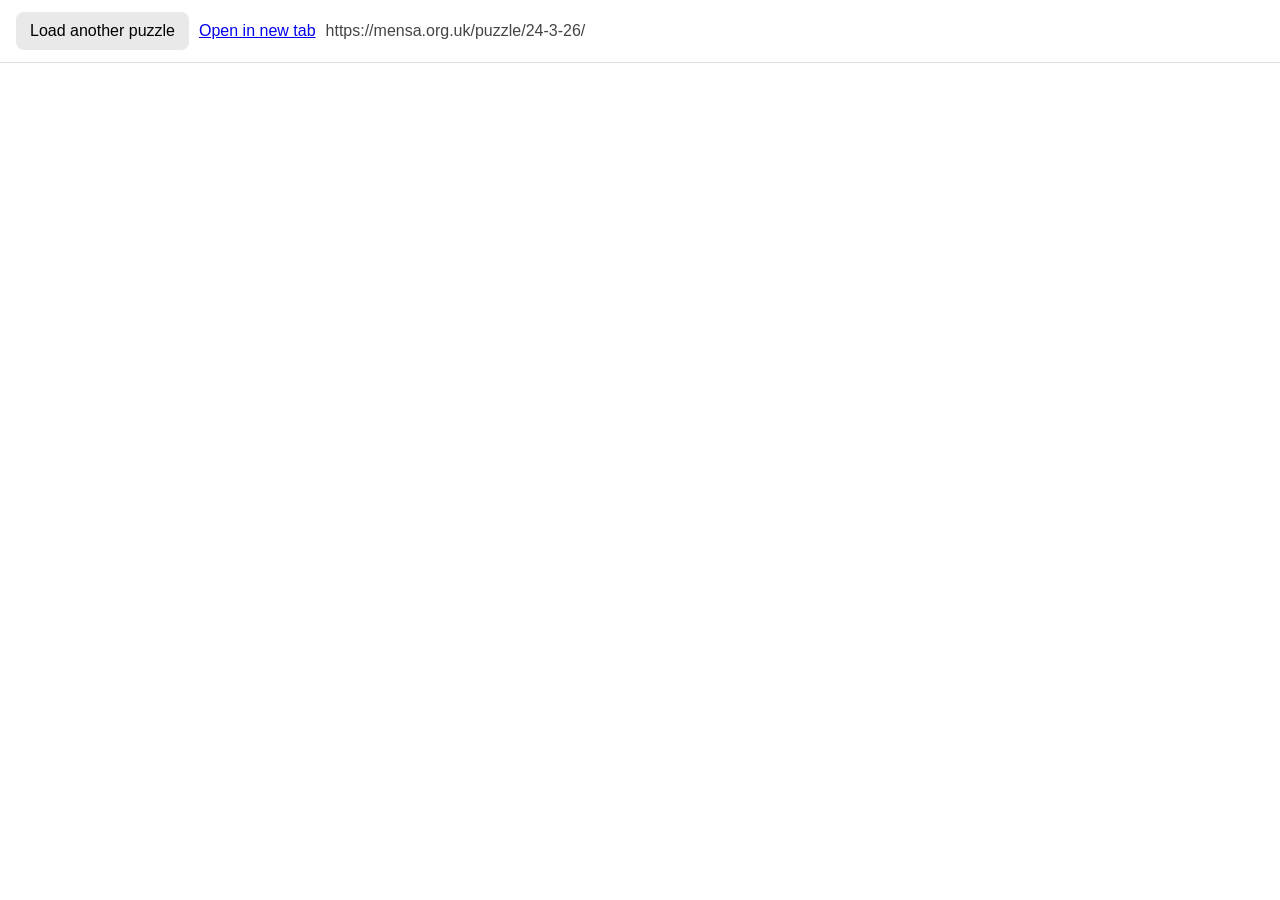
<file: Mensa.html>
<!DOCTYPE html>
<html lang="en">
<head>
  <meta charset="UTF-8" />
  <meta name="viewport" content="width=device-width, initial-scale=1.0" />
  <title>Random Mensa Puzzle Iframe</title>
  <style>
    html, body {
      margin: 0;
      height: 100%;
      font-family: Arial, sans-serif;
      background: #f5f5f5;
    }

    body {
      display: flex;
      flex-direction: column;
    }

    .topbar {
      padding: 12px 16px;
      background: #ffffff;
      border-bottom: 1px solid #ddd;
      display: flex;
      gap: 10px;
      align-items: center;
      flex-wrap: wrap;
    }

    button,
    a {
      font: inherit;
    }

    button {
      border: 0;
      border-radius: 8px;
      padding: 10px 14px;
      background: #e9e9e9;
      cursor: pointer;
    }

    button:hover {
      background: #dcdcdc;
    }

    .url {
      color: #444;
      word-break: break-all;
    }

    iframe {
      flex: 1;
      width: 100%;
      border: 0;
      background: white;
    }
  </style>
</head>
<body>
  <div class="topbar">
    <button id="newPuzzle" type="button">Load another puzzle</button>
    <a id="openLink" href="#" target="_blank" rel="noopener noreferrer">Open in new tab</a>
    <span id="currentUrl" class="url"></span>
  </div>

  <iframe id="puzzleFrame" title="Random Mensa Puzzle"></iframe>

  <script>
    const startDate = new Date(2024, 0, 1);

    function randomDateBetween(start, end) {
      const startMs = start.getTime();
      const endMs = end.getTime();
      const randomMs = startMs + Math.floor(Math.random() * (endMs - startMs + 1));
      const date = new Date(randomMs);
      date.setHours(0, 0, 0, 0);
      return date;
    }

    function buildPuzzleUrl(date) {
      const day = date.getDate();
      const month = date.getMonth() + 1;
      const year = String(date.getFullYear()).slice(-2);
      return `https://mensa.org.uk/puzzle/${day}-${month}-${year}/`;
    }

    function loadRandomPuzzle() {
      const today = new Date();
      today.setHours(23, 59, 59, 999);

      const date = randomDateBetween(startDate, today);
      const url = buildPuzzleUrl(date);

      document.getElementById('puzzleFrame').src = url;
      document.getElementById('openLink').href = url;
      document.getElementById('currentUrl').textContent = url;
    }

    document.getElementById('newPuzzle').addEventListener('click', loadRandomPuzzle);
    loadRandomPuzzle();
  </script>
</body>
</html>
</file>
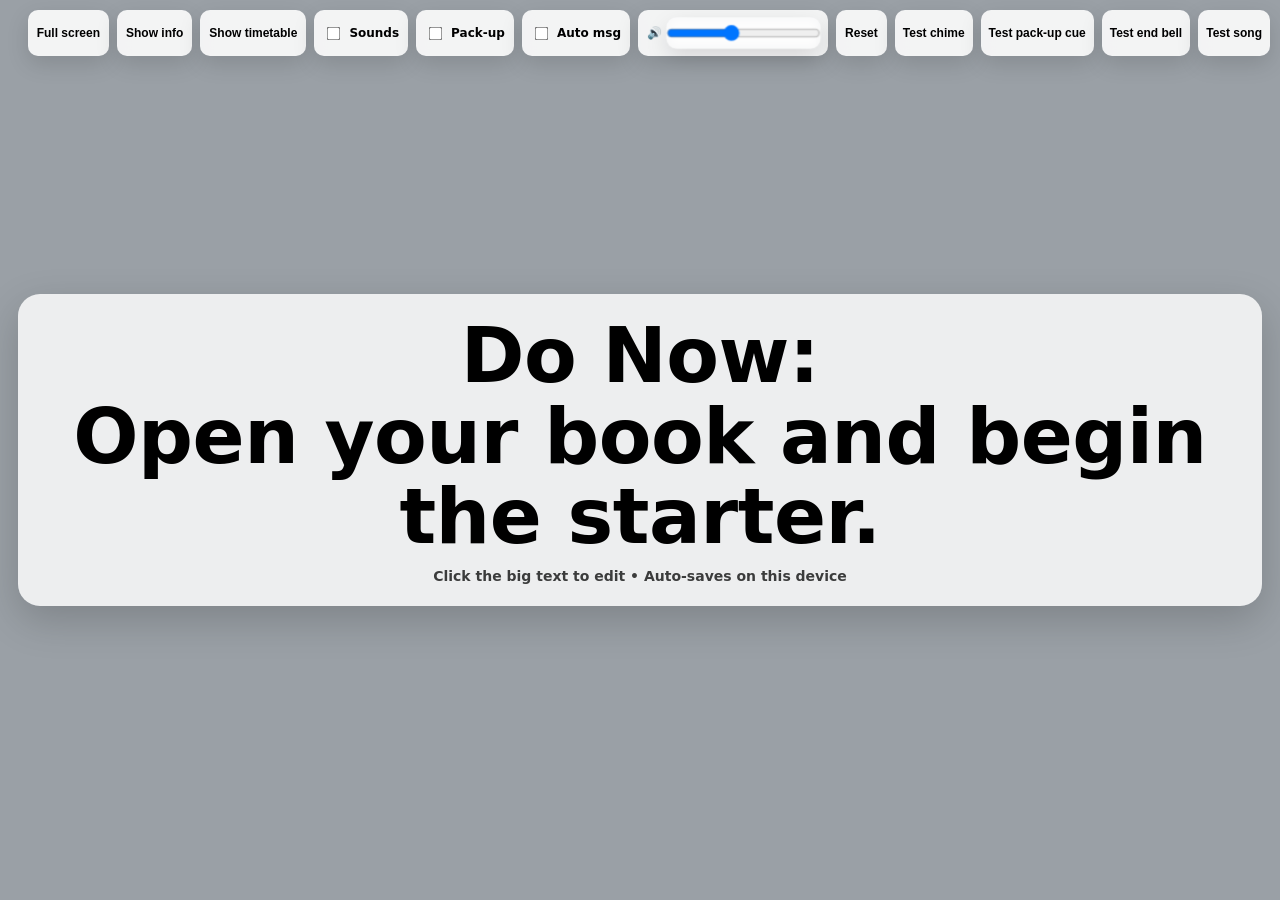
<file: Routine page.html>
<!doctype html>
<html lang="en">
<head>
  <meta charset="utf-8" />
  <meta name="viewport" content="width=device-width, initial-scale=1" />
  <title>Classroom Timetable Screen</title>
  <style>
    :root{
      --bgGrey:#9aa0a6;
      --bgGreen:#2ecc71;
      --bgOrange:#f39c12;
      --bgRed:#e74c3c;

      --breakBlue:#bfe7f6;
      --periodGreen:#d9f3d2;
      --specialPink:#f0cbed;
    }

    body{
      margin:0;
      min-height:100vh;
      display:grid;
      place-items:center;
      font-family: system-ui, -apple-system, Segoe UI, Roboto, Arial, sans-serif;
      transition: background-color 1200ms ease;
      background: var(--bgGrey);
    }

    /* ================= TOP CONTROLS (smaller) ================= */
    .controls{
      position: fixed;
      top: 10px;
      right: 10px;
      display:flex;
      gap: 8px;
      z-index: 30;
      flex-wrap: wrap;
      justify-content: flex-end;
      max-width: calc(100% - 20px);
    }
    button, .pillBtn, input[type="range"]{
      border: 0;
      padding: 7px 9px;
      border-radius: 10px;
      cursor:pointer;
      font-weight: 850;
      font-size: 12px;
      line-height: 1;
      background: rgba(255,255,255,0.88);
      box-shadow: 0 8px 22px rgba(0,0,0,0.13);
      backdrop-filter: blur(6px);
      white-space: nowrap;
    }
    button:active{ transform: translateY(1px); }
    .pillBtn{
      display:flex;
      align-items:center;
      gap: 6px;
      padding: 6px 9px;
    }
    .pillBtn label{ cursor:pointer; font-weight: 900; }
    .pillBtn input{ transform: scale(1.05); }

    /* ================= MAIN MESSAGE (unchanged size) ================= */
    .messageWrap{
      width: min(1200px, calc(100% - 40px));
      padding: 22px;
      border-radius: 22px;
      background: rgba(255,255,255,0.82);
      box-shadow: 0 14px 40px rgba(0,0,0,0.18);
      backdrop-filter: blur(6px);
    }
    #studentMessage{
      outline:none;
      font-weight: 900;
      line-height: 1.05;
      letter-spacing: -0.5px;
      font-size: clamp(44px, 6vw, 96px);
      text-align: center;
      margin: 0;
      word-break: break-word;
      white-space: pre-wrap;
    }
    .hint{
      text-align:center;
      margin-top: 10px;
      opacity: 0.75;
      font-size: 14px;
      font-weight: 650;
    }

    /* ================= BIG COUNTDOWN (only in RED) ================= */
    #countdownOverlay{
      position: fixed;
      left: 10px;
      top: 10px;
      z-index: 25;
      padding: 10px 14px;
      border-radius: 16px;
      background: rgba(255,255,255,0.88);
      box-shadow: 0 12px 34px rgba(0,0,0,0.16);
      backdrop-filter: blur(6px);
      display:none;
      min-width: 180px;
    }
    #countdownOverlay .label{
      font-size: 12px;
      font-weight: 900;
      opacity: .7;
      text-transform: uppercase;
      letter-spacing: .08em;
    }
    #countdownOverlay .time{
      font-size: 40px;
      font-weight: 950;
      line-height: 1;
    }

    /* ================= PANELS ================= */
    .panel{
      position: fixed;
      bottom: 10px;
      z-index: 20;
      background: rgba(255,255,255,0.88);
      padding: 14px 16px;
      border-radius: 16px;
      box-shadow: 0 12px 34px rgba(0,0,0,0.16);
      backdrop-filter: blur(6px);
    }
    .hidden{ display:none !important; }

    #infoCard{ left: 10px; width: min(520px, calc(100% - 20px)); }
    #timetableCard{ right: 10px; width: min(520px, calc(100% - 20px)); }

    .big { font-size: 16px; font-weight: 950; margin: 0 0 6px; }
    .row { margin: 5px 0; font-size: 13px; }
    .muted { opacity: 0.75; }

    .pill{
      display:inline-block;
      padding: 3px 10px;
      border-radius: 999px;
      background: rgba(0,0,0,0.08);
      font-weight: 900;
      margin-left: 8px;
      font-size: 12px;
    }
    code{ font-family: ui-monospace, SFMono-Regular, Menlo, monospace; }

    /* ================= TIMETABLE TABLE ================= */
    table{
      width:100%;
      border-collapse: collapse;
      overflow:hidden;
      border-radius: 12px;
      font-weight: 850;
    }
    thead th{
      background: #111;
      color: #fff;
      padding: 8px 10px;
      text-align: left;
      font-size: 12px;
      letter-spacing: .06em;
      text-transform: uppercase;
    }
    tbody td{
      border: 1px solid rgba(0,0,0,0.1);
      padding: 8px 10px;
      font-size: 13px;
    }
    tbody tr.period{ background: var(--periodGreen); }
    tbody tr.break{ background: var(--breakBlue); }
    tbody tr.special{ background: var(--specialPink); }
    tbody tr.active{
      outline: 4px solid rgba(0,0,0,0.35);
      outline-offset: -4px;
      box-shadow: inset 0 0 0 2px rgba(255,255,255,0.65);
    }

    /* ================= SETTINGS (auto messages) ================= */
    .settings{
      margin-top: 10px;
      padding-top: 10px;
      border-top: 1px solid rgba(0,0,0,0.08);
      display: grid;
      gap: 8px;
    }
    .settings label{
      font-size: 11px;
      font-weight: 950;
      opacity: .75;
      text-transform: uppercase;
      letter-spacing: .06em;
    }
    textarea{
      width: 100%;
      min-height: 52px;
      resize: vertical;
      border-radius: 12px;
      border: 1px solid rgba(0,0,0,0.15);
      padding: 10px 12px;
      font-family: inherit;
      font-weight: 750;
      background: rgba(255,255,255,0.8);
      font-size: 13px;
    }

    .testBtn{ padding: 6px 8px; }
  </style>
</head>

<body>
  <div id="countdownOverlay">
    <div class="label">Pack up time left</div>
    <div class="time" id="packupTimeLeft">5:00</div>
  </div>

  <div class="controls">
    <button id="fullscreenBtn">Full screen</button>
    <button id="toggleInfo">Hide info</button>
    <button id="toggleTable">Hide timetable</button>

    <span class="pillBtn" title="Play sounds on transition points">
      <input id="soundOn" type="checkbox" />
      <label for="soundOn">Sounds</label>
    </span>

    <span class="pillBtn" title="Play a short pack-up tune during red (optional)">
      <input id="packupSongOn" type="checkbox" />
      <label for="packupSongOn">Pack-up</label>
    </span>

    <span class="pillBtn" title="Automatically set the big message by phase">
      <input id="autoMsgOn" type="checkbox" />
      <label for="autoMsgOn">Auto msg</label>
    </span>

    <span class="pillBtn" title="Volume">
      🔊 <input id="volume" type="range" min="0" max="100" value="40" />
    </span>

    <button id="resetMsg">Reset</button>

    <!-- TEST SOUND BUTTONS -->
    <button class="testBtn" id="testChime" title="Green → Orange cue">Test chime</button>
    <button class="testBtn" id="testDouble" title="Orange → Red cue">Test pack-up cue</button>
    <button class="testBtn" id="testBell" title="End of block cue">Test end bell</button>
    <button class="testBtn" id="testSong" title="Plays ~3 seconds">Test song</button>
  </div>

  <div class="messageWrap" aria-label="Student message">
    <p id="studentMessage" contenteditable="true" spellcheck="false"></p>
    <div class="hint" id="saveHint">Click the big text to edit • Auto-saves on this device</div>
  </div>

  <div id="infoCard" class="panel">
    <p class="big" id="status">Loading…</p>
    <div class="row"><span class="muted">Now:</span> <span id="now"></span></div>
    <div class="row"><span class="muted">Block:</span> <span id="block"></span></div>
    <div class="row"><span class="muted">Time range:</span> <span id="range"></span></div>
    <div class="row"><span class="muted">Phase:</span> <span id="phase"></span></div>
    <div class="row"><span class="muted">Next change in:</span> <span id="nextChange"></span></div>

    <div class="settings">
      <div>
        <label for="tplGreen">Do Now / Mahi Ināianei (Green)</label>
        <textarea id="tplGreen"></textarea>
      </div>
      <div>
        <label for="tplOrange">Work Time (Orange)</label>
        <textarea id="tplOrange"></textarea>
      </div>
      <div>
        <label for="tplRed">Pack up (Red)</label>
        <textarea id="tplRed"></textarea>
      </div>
      <div>
        <label for="tplGrey">Outside timetable (Grey)</label>
        <textarea id="tplGrey"></textarea>
      </div>
    </div>
  </div>

  <div id="timetableCard" class="panel">
    <p class="big">Timetable</p>
    <table>
      <thead>
        <tr><th>Period</th><th>Time</th></tr>
      </thead>
      <tbody id="ttBody"></tbody>
    </table>
  </div>

<script>
  // ================= SETTINGS (minutes) =================
  const GREEN_MIN = 5; // Do Now / Mahi Ināianei
  const RED_MIN   = 5; // Pack up

  // ================= TIMETABLE =================
  const blocks = [
    { name: "PERIOD 1",   start: "09:00", end: "09:55", type: "period" },
    { name: "PERIOD 2",   start: "10:00", end: "10:55", type: "period" },
    { name: "TE MAAHURI", start: "10:55", end: "11:25", type: "special" },
    { name: "BREAK 1",    start: "11:25", end: "12:00", type: "break" },
    { name: "PERIOD 3",   start: "12:00", end: "12:55", type: "period" },
    { name: "PERIOD 4",   start: "13:00", end: "13:55", type: "period" },
    { name: "BREAK 2",    start: "13:55", end: "14:20", type: "break" },
    { name: "PERIOD 5",   start: "14:20", end: "15:15", type: "period" },
  ];

  // ================= HELPERS =================
  const $ = (id) => document.getElementById(id);

  function todayAt(hhmm){
    const [h, m] = hhmm.split(":").map(Number);
    const d = new Date();
    d.setHours(h, m, 0, 0);
    return d;
  }
  function fmtClock(d){
    return d.toLocaleTimeString([], { hour:"2-digit", minute:"2-digit", second:"2-digit" });
  }
  function fmtRange(hhmm){
    const d = todayAt(hhmm);
    return d.toLocaleTimeString([], { hour:"numeric", minute:"2-digit" });
  }
  function secondsBetween(a, b){
    return Math.max(0, Math.floor((b - a) / 1000));
  }
  function mmss(totalSeconds){
    const m = Math.floor(totalSeconds / 60);
    const s = totalSeconds % 60;
    return `${m}:${String(s).padStart(2,"0")}`;
  }
  function setBg(color){
    document.body.style.backgroundColor = color;
  }
  function findCurrentBlock(now){
    for (const b of blocks){
      const s = todayAt(b.start);
      const e = todayAt(b.end);
      if (now >= s && now < e) return { ...b, s, e };
    }
    return null;
  }

  // ================= PHASE LOGIC =================
  function phaseFor(now, current){
    if (!current) return { key:"grey", label:"Outside timetable", bg:"var(--bgGrey)" };

    const { s, e } = current;
    const greenUntil = new Date(s.getTime() + GREEN_MIN * 60 * 1000);
    const redFrom    = new Date(e.getTime() - RED_MIN   * 60 * 1000);

    if (now < greenUntil) return { key:"green", label:"Do Now / Mahi Ināianei", bg:"var(--bgGreen)", nextAt: greenUntil };
    if (now >= redFrom)    return { key:"red",   label:"Pack up",               bg:"var(--bgRed)",   nextAt: e };
    return                 { key:"orange",label:"Work Time",             bg:"var(--bgOrange)",nextAt: redFrom };
  }

  function currentPhaseKeyNow(){
    const now = new Date();
    const current = findCurrentBlock(now);
    return phaseFor(now, current).key;
  }

  // ================= RENDER TIMETABLE =================
  const ttBody = $("ttBody");
  function renderTimetable(activeName){
    ttBody.innerHTML = "";
    for (const b of blocks){
      const tr = document.createElement("tr");
      tr.className = b.type + (b.name === activeName ? " active" : "");
      const td1 = document.createElement("td");
      td1.textContent = b.name;
      const td2 = document.createElement("td");
      td2.textContent = `${fmtRange(b.start)} – ${fmtRange(b.end)}`;
      tr.appendChild(td1);
      tr.appendChild(td2);
      ttBody.appendChild(tr);
    }
  }

  // ================= STORAGE SAFETY (for autosave) =================
  function storageOK(){
    try{
      const k = "__storage_test__";
      localStorage.setItem(k, "1");
      localStorage.removeItem(k);
      return true;
    } catch (e){
      return false;
    }
  }

  // ================= STUDENT MESSAGE (manual editable + saved) =================
  const msgEl = $("studentMessage");

  // ✅ stable key (won't change if you rename the file)
  const MSG_KEY = "pukekohe_class_screen_student_message_v1";

  const defaultManualMsg = "Do Now:\nOpen your book and begin the starter.";

  function loadMsg(){
    try{
      const saved = localStorage.getItem(MSG_KEY);
      msgEl.textContent = (saved !== null && saved !== "") ? saved : defaultManualMsg;
    } catch (e){
      msgEl.textContent = defaultManualMsg;
    }
  }

  function saveMsg(){
    try{
      localStorage.setItem(MSG_KEY, msgEl.textContent);
    } catch (e){
      // storage blocked (private mode/iframe/etc.)
    }
  }

  // contenteditable is quirky: save on multiple events
  ["input","keyup","blur","paste"].forEach(ev => msgEl.addEventListener(ev, saveMsg));

  // ================= AUTO MESSAGE TEMPLATES =================
  const AUTO_KEY = "autoMsgOn_v3";
  const TPL_KEY  = "autoMsgTemplates_v3";

  const defaultTemplates = {
    green: "Do Now / Mahi Ināianei:\n• Sit down\n• Devices closed\n• Start the task on the board",
    orange:"Work Time:\n• Focus + meet success criteria\n• Ask 3 before me",
    red:   "Pack up:\n• Save + submit\n• Tidy your area\n• Stand behind your chair",
    grey:  "Please wait quietly.\n(We start at the next bell time)"
  };

  function loadTemplates(){
    const raw = localStorage.getItem(TPL_KEY);
    const t = raw ? JSON.parse(raw) : defaultTemplates;
    $("tplGreen").value  = t.green;
    $("tplOrange").value = t.orange;
    $("tplRed").value    = t.red;
    $("tplGrey").value   = t.grey;
  }

  function readTemplates(){
    const t = {
      green: $("tplGreen").value,
      orange:$("tplOrange").value,
      red:   $("tplRed").value,
      grey:  $("tplGrey").value
    };
    localStorage.setItem(TPL_KEY, JSON.stringify(t));
    return t;
  }

  function applyAutoMessage(phaseKey){
    if (!$("autoMsgOn").checked) return;
    const t = readTemplates();
    const map = { green:t.green, orange:t.orange, red:t.red, grey:t.grey };
    msgEl.textContent = map[phaseKey] ?? "";
    saveMsg();
  }

  ["tplGreen","tplOrange","tplRed","tplGrey"].forEach(id=>{
    $(id).addEventListener("input", () => {
      readTemplates();
      if ($("autoMsgOn").checked) applyAutoMessage(currentPhaseKeyNow());
    });
  });

  function setAutoOnUI(){
    $("autoMsgOn").checked = localStorage.getItem(AUTO_KEY) === "1";
  }

  $("autoMsgOn").addEventListener("change", () => {
    const on = $("autoMsgOn").checked;
    localStorage.setItem(AUTO_KEY, on ? "1" : "0");
    if (on) applyAutoMessage(currentPhaseKeyNow());
  });

  // ================= RESET (fixed) =================
  $("resetMsg").addEventListener("click", () => {
    localStorage.removeItem(MSG_KEY);

    if ($("autoMsgOn").checked) {
      applyAutoMessage(currentPhaseKeyNow());
    } else {
      msgEl.textContent = defaultManualMsg;
      saveMsg();
    }
  });

  // ================= PANELS HIDE/SHOW =================
  const INFO_KEY = "infoHidden_v4";
  const TABLE_KEY = "tableHidden_v4";

  function applyPanelVisibility(){
    const infoHidden = localStorage.getItem(INFO_KEY) === "1";
    const tableHidden = localStorage.getItem(TABLE_KEY) === "1";
    $("infoCard").classList.toggle("hidden", infoHidden);
    $("timetableCard").classList.toggle("hidden", tableHidden);
    $("toggleInfo").textContent = infoHidden ? "Show info" : "Hide info";
    $("toggleTable").textContent = tableHidden ? "Show timetable" : "Hide timetable";
  }

  $("toggleInfo").addEventListener("click", ()=>{
    const hidden = localStorage.getItem(INFO_KEY) === "1";
    localStorage.setItem(INFO_KEY, hidden ? "0":"1");
    applyPanelVisibility();
  });

  $("toggleTable").addEventListener("click", ()=>{
    const hidden = localStorage.getItem(TABLE_KEY) === "1";
    localStorage.setItem(TABLE_KEY, hidden ? "0":"1");
    applyPanelVisibility();
  });

  // ================= FULLSCREEN =================
  $("fullscreenBtn").addEventListener("click", async ()=>{
    try{
      if (!document.fullscreenElement){
        await document.documentElement.requestFullscreen();
        $("fullscreenBtn").textContent = "Exit full screen";
      } else {
        await document.exitFullscreen();
        $("fullscreenBtn").textContent = "Full screen";
      }
    } catch (e) {
      alert("Fullscreen blocked by the browser. Try pressing F11.");
    }
  });
  document.addEventListener("fullscreenchange", ()=>{
    $("fullscreenBtn").textContent = document.fullscreenElement ? "Exit full screen" : "Full screen";
  });

  // ================= SOUNDS (WebAudio) =================
  let audioCtx = null;
  let packupInterval = null;

  const SOUND_KEY = "soundOn_v3";
  const SONG_KEY  = "packupSongOn_v3";
  const VOL_KEY   = "volume_v3";

  function getVolume(){
    return Number($("volume").value) / 100;
  }
  function ensureAudio(){
    if (!audioCtx) audioCtx = new (window.AudioContext || window.webkitAudioContext)();
    if (audioCtx.state === "suspended") audioCtx.resume();
  }

  // NOTE: if this is too loud/distorted, drop gain values from 5 → 2
  function beep(freq=880, durationMs=180, type="sine", gain=5){
    ensureAudio();
    const t0 = audioCtx.currentTime;
    const osc = audioCtx.createOscillator();
    const g = audioCtx.createGain();
    osc.type = type;
    osc.frequency.value = freq;

    const vol = gain * getVolume();
    g.gain.setValueAtTime(0.0001, t0);
    g.gain.linearRampToValueAtTime(vol, t0 + 0.02);
    g.gain.linearRampToValueAtTime(0.0001, t0 + durationMs/1000);

    osc.connect(g);
    g.connect(audioCtx.destination);
    osc.start(t0);
    osc.stop(t0 + durationMs/1000 + 0.05);
  }

  function chime(){
    beep(660, 140, "sine", 5);
    setTimeout(()=>beep(880, 160, "sine", 5), 120);
    setTimeout(()=>beep(990, 180, "sine", 5), 250);
  }
  function doubleTap(){
    beep(740, 120, "triangle", 5);
    setTimeout(()=>beep(740, 120, "triangle", 5), 180);
  }
  function endBell(){
    beep(523, 180, "sine", 5);
    setTimeout(()=>beep(659, 180, "sine", 5), 190);
    setTimeout(()=>beep(784, 220, "sine", 5), 380);
  }

  function stopPackupSong(){
    if (packupInterval) {
      clearInterval(packupInterval);
      packupInterval = null;
    }
  }
  function startPackupSong(){
    stopPackupSong();
    const pattern = [
      [784,140],[880,140],[988,160],[880,140],
      [784,140],[659,160],[784,180],[659,160]
    ];
    let i = 0;
    packupInterval = setInterval(()=>{
      const [f, d] = pattern[i % pattern.length];
      beep(f, d, "sine", 5);
      i++;
    }, 220);
  }

  function loadSoundSettings(){
    $("soundOn").checked = localStorage.getItem(SOUND_KEY) === "1";
    $("packupSongOn").checked = localStorage.getItem(SONG_KEY) === "1";
    const v = localStorage.getItem(VOL_KEY);
    if (v !== null) $("volume").value = v;
  }

  $("soundOn").addEventListener("change", ()=>{
    localStorage.setItem(SOUND_KEY, $("soundOn").checked ? "1":"0");
    if ($("soundOn").checked) ensureAudio();
  });

  $("packupSongOn").addEventListener("change", ()=>{
    localStorage.setItem(SONG_KEY, $("packupSongOn").checked ? "1":"0");
    if ($("packupSongOn").checked) ensureAudio();
  });

  $("volume").addEventListener("input", ()=>{
    localStorage.setItem(VOL_KEY, $("volume").value);
  });

  // ================= TEST SOUND BUTTONS =================
  function stopSongAfter(ms){
    setTimeout(() => stopPackupSong(), ms);
  }

  $("testChime").addEventListener("click", () => {
    ensureAudio();
    chime();
  });

  $("testDouble").addEventListener("click", () => {
    ensureAudio();
    doubleTap();
  });

  $("testBell").addEventListener("click", () => {
    ensureAudio();
    endBell();
  });

  $("testSong").addEventListener("click", () => {
    ensureAudio();
    startPackupSong();
    stopSongAfter(3000);
  });

  // ================= STATE + UPDATE LOOP =================
  let lastPhaseKey = null;
  let lastBlockName = null;

  function update(){
    const now = new Date();
    $("now").textContent = fmtClock(now);

    const current = findCurrentBlock(now);
    const ph = phaseFor(now, current);

    renderTimetable(current ? current.name : null);

    if (!current){
      $("status").textContent = "No active block";
      $("block").textContent = "—";
      $("range").textContent = "—";
      $("phase").innerHTML = `${ph.label} <span class="pill">GREY</span>`;
      $("nextChange").textContent = "—";
      $("countdownOverlay").style.display = "none";
    } else {
      $("status").textContent = current.name;
      $("block").textContent = current.name;
      $("range").textContent = `${fmtRange(current.start)} – ${fmtRange(current.end)}`;

      $("phase").innerHTML = `${ph.label} <span class="pill">${ph.key.toUpperCase()}</span>`;

      const secs = ph.nextAt ? secondsBetween(now, ph.nextAt) : 0;
      $("nextChange").textContent = secs ? `${mmss(secs)} (${secs}s)` : "—";

      if (ph.key === "red"){
        const leftSecs = secondsBetween(now, current.e);
        $("packupTimeLeft").textContent = mmss(leftSecs);
        $("countdownOverlay").style.display = "block";
      } else {
        $("countdownOverlay").style.display = "none";
      }
    }

    setBg(ph.bg);

    const blockName = current ? current.name : null;
    const phaseKey = ph.key;

    const blockEnded = (lastBlockName && !blockName);
    const changedBlock = (blockName !== lastBlockName);
    const changedPhase = (phaseKey !== lastPhaseKey);

    if (changedPhase || changedBlock || blockEnded){
      const soundsOn = $("soundOn").checked;

      if (soundsOn){
        if (blockEnded) endBell();
        else if (lastPhaseKey === "green" && phaseKey === "orange") chime();
        else if (lastPhaseKey === "orange" && phaseKey === "red") doubleTap();
        else if (lastPhaseKey === "grey" && phaseKey !== "grey") chime();
      }

      if (changedPhase || changedBlock) applyAutoMessage(phaseKey);

      const songOn = $("packupSongOn").checked;
      if (songOn && phaseKey === "red") startPackupSong();
      else stopPackupSong();
    }

    lastPhaseKey = phaseKey;
    lastBlockName = blockName;
  }

  // ================= INIT =================
  function init(){
    // Show a warning if storage is blocked
    if (!storageOK()){
      const h = document.getElementById("saveHint");
      if (h) h.textContent = "Click the big text to edit • ⚠ Saving is blocked on this device/browser";
    }

    loadMsg();
    loadTemplates();
    setAutoOnUI();
    loadSoundSettings();
    applyPanelVisibility();
    renderTimetable(null);

    if ($("autoMsgOn").checked) applyAutoMessage(currentPhaseKeyNow());

    update();
    setInterval(update, 1000);

    // First user click anywhere can unlock audio on Chrome
    document.addEventListener("pointerdown", () => {
      if ($("soundOn").checked || $("packupSongOn").checked) ensureAudio();
    }, { once:true });
  }

  init();
</script>
</body>
</html>
</file>
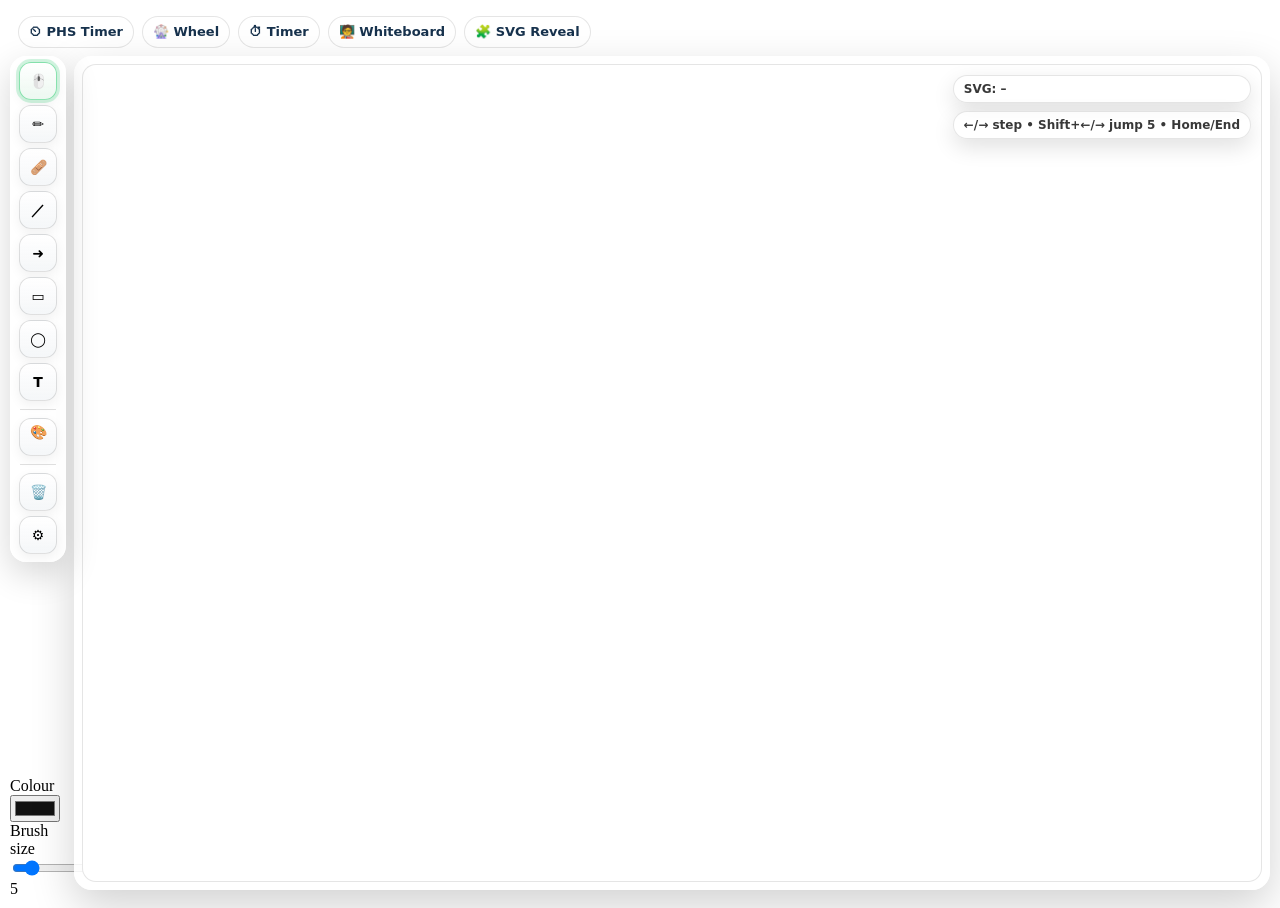
<file: svg-reveal.html>
<!doctype html>
<html lang="en">
<head>
  <meta charset="utf-8" />
  <meta name="viewport" content="width=device-width, initial-scale=1" />
  <title>PHS SVG Reveal Board</title>
  <link rel="stylesheet" href="whiteboard.css" />
  <link rel="stylesheet" href="svg-reveal.css" />
</head>
<body class="page-whiteboard">
  <nav class="appNav" aria-label="PHS Classroom Tools">
    <a class="appNav__btn" href="index.html" data-nav="index">⏲ PHS Timer</a>
    <a class="appNav__btn" href="wheel.html" data-nav="wheel">🎡 Wheel</a>
    <a class="appNav__btn" href="timer.html" data-nav="timer">⏱ Timer</a>
    <a class="appNav__btn" href="whiteboard.html" data-nav="whiteboard">🧑‍🏫 Whiteboard</a>
    <a class="appNav__btn is-active" href="svg-reveal.html" data-nav="svgreveal">🧩 SVG Reveal</a>
  </nav>

  <div class="toast" id="toast">Saved</div>

  <main class="wb">
    <aside class="dock" aria-label="Tools">
      <button class="dockBtn is-active" data-tool="select" title="Select (V)">🖱️</button>
      <button class="dockBtn" data-tool="pen" title="Pen (P)">✏️</button>
      <button class="dockBtn" data-tool="eraser" title="Eraser (E)">🩹</button>
      <button class="dockBtn" data-tool="line" title="Line (L)">／</button>
      <button class="dockBtn" data-tool="arrow" title="Arrow (A)">➜</button>
      <button class="dockBtn" data-tool="rect" title="Rectangle (R)">▭</button>
      <button class="dockBtn" data-tool="circle" title="Ellipse (C)">◯</button>
      <button class="dockBtn" data-tool="text" title="Text (T)">T</button>

      <div class="dockSep"></div>
      <button class="dockBtn" id="colorBtn" title="Colour + Brush size">🎨 <span class="swatchDot" id="swatchDot"></span></button>

      <div class="dockSep"></div>
      <button class="dockBtn" id="clearBtn" title="Clear ink">🗑️</button>
      <button class="dockBtn" id="settingsBtn" title="Settings" aria-haspopup="true" aria-expanded="false">⚙️</button>
    </aside>

    <section class="stageWrap">
      <div class="stage" id="stage" aria-label="SVG Reveal Whiteboard Stage">
        <div class="bgLayer" id="bgLayer" aria-hidden="true">
          <div class="svgLayer" id="svgLayer" aria-hidden="true"></div>
          <img id="bgImg" alt="" />
        </div>

        <canvas id="inkCanvas"></canvas>
        <canvas id="uiCanvas"></canvas>

        <div class="hud" aria-hidden="true">
          <div class="hud__pill" id="hudStep">SVG: –</div>
          <div class="hud__pill">←/→ step • Shift+←/→ jump 5 • Home/End</div>
        </div>
      </div>
    </section>

    <div class="popover is-hidden" id="colorPop" role="dialog" aria-label="Colour and brush size">
      <div class="popover__row">
        <label class="label">Colour</label>
        <input type="color" id="colorInput" value="#111111" />
      </div>
      <div class="popover__row">
        <label class="label">Brush size</label>
        <input type="range" id="brushSize" min="1" max="40" value="5" />
        <output id="brushOut" class="out">5</output>
      </div>
      <div class="popover__row popover__swatches" id="swatchesRow" aria-label="Quick swatches"></div>
    </div>

    <div class="panel is-hidden" id="settingsPanel" role="dialog" aria-label="Settings">
      <header class="panel__head">
        <div class="panel__title">Settings</div>
        <button class="panel__close" id="settingsCloseBtn" aria-label="Close">✕</button>
      </header>

      <div class="panel__body">
        <div class="panel__group">
          <div class="panel__label">Board title</div>
          <div class="panel__row">
            <input class="panel__input" id="titleInput" placeholder="e.g., Lesson 3 — Fractions" />
            <button class="panel__btn" id="applyTitleBtn" type="button">Apply</button>
          </div>
        </div>

        <div class="panel__group">
          <div class="panel__label">SVG Reveal</div>
          <div class="panel__help">Upload an SVG, then use arrow keys to reveal/hide elements one by one.</div>
          <div class="panel__row">
            <input class="panel__file" id="svgFile" type="file" accept=".svg,image/svg+xml" />
          </div>
          <div class="panel__row" style="gap:8px; flex-wrap:wrap;">
            <button class="panel__btn" id="svgResetBtn" type="button">Reset to hidden</button>
            <button class="panel__btn" id="svgShowAllBtn" type="button">Show all</button>
            <button class="panel__btn" id="svgClearBtn" type="button">Remove SVG</button>
          </div>
        </div>

        <div class="panel__group">
          <div class="panel__label">Boards</div>
          <div class="panel__row">
            <select class="panel__select" id="boardSelect"></select>
            <button class="panel__btn" id="newBoardBtn" type="button">New</button>
            <button class="panel__btn" id="saveBoardBtn" type="button">Save</button>
            <button class="panel__btn" id="loadBoardBtn" type="button">Load</button>
          </div>
        </div>

        <div class="panel__group">
          <div class="panel__label">Export</div>
          <div class="panel__row" style="gap:8px; flex-wrap:wrap;">
            <button class="panel__btn panel__btn--primary" id="exportBtn" type="button">Download PNG</button>
            <button class="panel__btn panel__btn--primary" id="exportSvgBtn" type="button">Download SVG</button>
          </div>
        </div>
      </div>
    </div>
  </main>

  <script src="svg-reveal.js"></script>
</body>
</html>
</file>
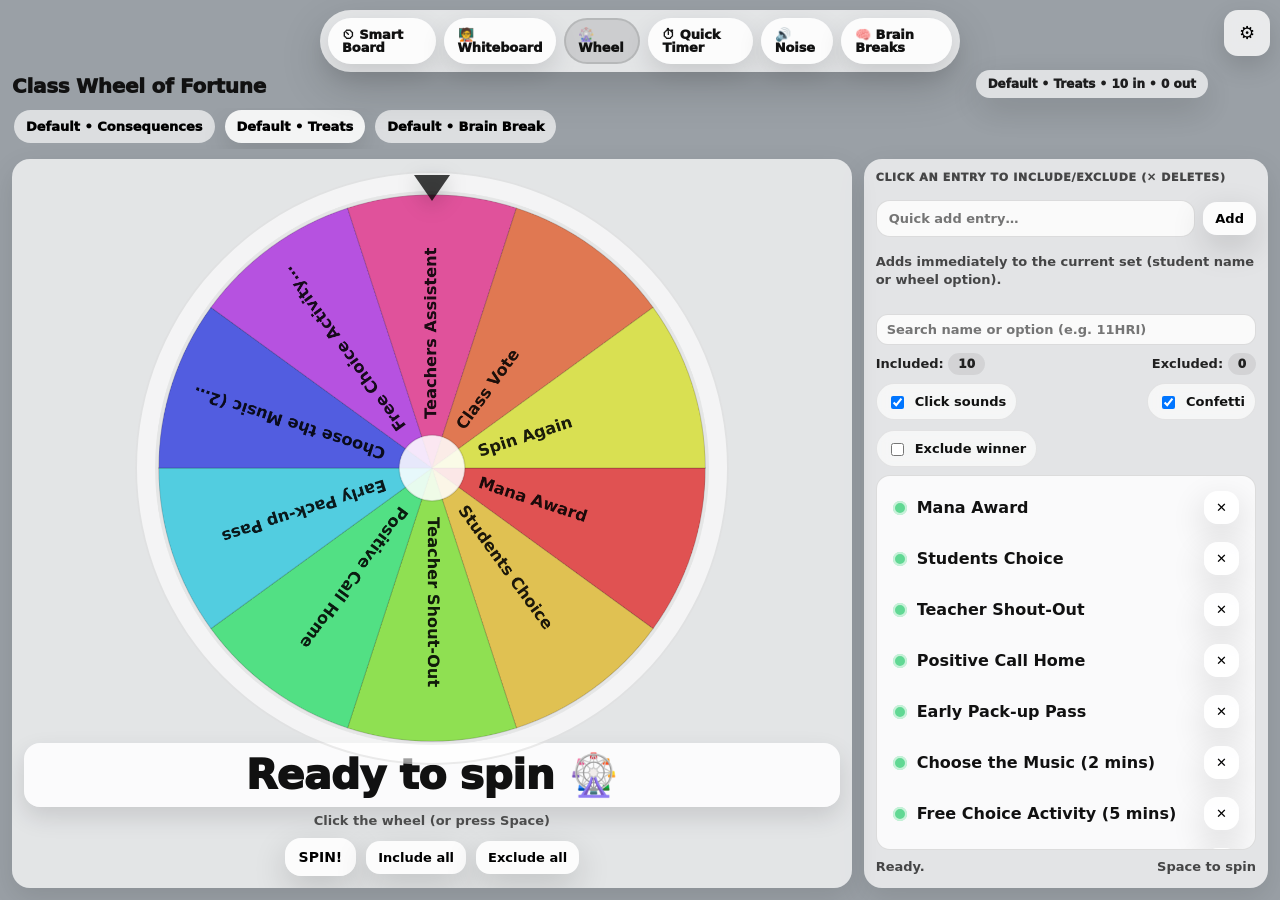
<file: wheel.html>
<!doctype html>
<html lang="en">
<head>
  <meta charset="utf-8" />
  <meta name="viewport" content="width=device-width, initial-scale=1" />
  <title>Class Wheel of Fortune</title>

  <!-- Single external stylesheet -->
  <link rel="stylesheet" href="styles.css" />
</head>

<body class="page-wheel">
  <nav class="appNav" aria-label="PHS Classroom Tools">
    <a class="appNav__btn" href="index.html" data-nav="index">⏲ Smart Board</a>
    <a class="appNav__btn" href="whiteboard.html" data-nav="whiteboard">🧑‍🏫 Whiteboard</a>
    <a class="appNav__btn" href="wheel.html" data-nav="wheel">🎡 Wheel</a>
    <a class="appNav__btn" href="timer.html" data-nav="timer">⏱ Quick Timer</a>
    <a class="appNav__btn" href="noise.html" data-nav="noise">🔊 Noise</a>
    <a class="appNav__btn" href="brainbreak.html" data-nav="brain">🧠 Brain Breaks</a>
  </nav>

  <div class="toast" id="toast">Saved</div>

  <!-- OPTIONS MENU -->
  <div class="controls">
    <button id="optionsBtn" aria-haspopup="true" aria-expanded="false" title="Options">⚙️</button>

    <div id="optionsMenu" class="hidden" role="menu" aria-label="Options menu">
      <div class="menuHeader" id="menuHeader" title="Drag down to close">
        <div>
          <div class="menuTitle">Options</div>
          <div class="menuHint">Click outside or drag down to close</div>
        </div>
        <button id="closeMenu" type="button" title="Close">✕</button>
      </div>

      <div class="menuBody">
        <div class="menuRow">
          <button id="fullscreenBtn" type="button">Full screen</button>
          <button id="goPHSTimerBtn" type="button">Open PHSTimer →</button>
        </div>

        <div class="divider"></div>

        <div>
          <div class="menuRow menuRow--end">
            <div>
              <div class="miniLabel">Spin speed</div>
              <div class="smallNote">Short + snappy (still at least 1 full turn).</div>
            </div>
            <span class="valuePill"><span id="speedLabel">10</span>/30</span>
          </div>
          <input id="spinSpeed" class="u-w-100 u-mt-8" type="range" min="10" max="30" value="7" />
        </div>

        <div>
          <div class="menuRow menuRow--end">
            <div>
              <div class="miniLabel">Volume</div>
              <div class="smallNote">Tick + win chime.</div>
            </div>
            <span class="valuePill"><span id="volLabel">40</span>%</span>
          </div>
          <input id="volume" class="u-w-100 u-mt-8" type="range" min="0" max="100" value="40" />
        </div>

        <div class="divider"></div>

        <details open>
          <summary>Add / edit class sets (paste)</summary>
          <div class="u-h-10"></div>

          <div class="miniLabel">Paste anything: full export OR just names</div>
          <div class="smallNote u-mt-8">
            Works with: headers / partial columns / tab exports / CSV / or just a list like:
            <b>Jake Jones</b><br>
            <b>David Smith</b>
          </div>

          <div class="u-h-8"></div>
          <textarea id="pasteBox" spellcheck="false" placeholder="Paste here…"></textarea>

          <div class="u-h-10"></div>
          <div class="menuRow">
            <input
              id="pasteSetName"
              type="text"
              class="u-flex-1 u-minw-180"
              placeholder="Set label (e.g. 11TEC1)"
            />
            <button id="importPasteBtn" type="button">Create set</button>
          </div>

          <div class="smallNote u-mt-8">
            Tip: sets save on this device. Exclusions apply only to the currently selected set.
          </div>

          <div class="u-h-10"></div>
          <div class="divider"></div>

          <div class="miniLabel">Relabel / delete sets</div>
          <div id="setManager" class="u-grid-gap-8"></div>
        </details>

        <div class="divider"></div>

        <details>
          <summary>Edit current set (add/remove entries)</summary>
          <div class="u-h-10"></div>

          <div class="miniLabel">Add entries (one per line)</div>
          <div class="smallNote u-mt-8">Works for student names OR wheel options.</div>

          <div class="u-h-8"></div>
          <textarea
            id="editAddBox"
            spellcheck="false"
            placeholder="e.g.
Jake Jones
Cleanup Duty
Mana Award"></textarea>

          <div class="u-h-10"></div>
          <div class="menuRow">
            <button id="addEntriesBtn" type="button">Add to current set</button>
            <button id="dedupeSetBtn" type="button" title="Remove duplicates by name">De-dupe</button>
          </div>

          <div class="smallNote u-mt-8">
            Tip: Remove an item with the ✕ next to it in the list. You can restore removed items below.
          </div>

          <div class="u-h-10"></div>
          <div class="divider"></div>

          <div class="menuRow menuRow--end">
            <div>
              <div class="miniLabel">Recently removed</div>
              <div class="smallNote">Restore items deleted with ✕ (per set).</div>
            </div>
            <button id="restoreAllBtn" type="button" title="Restore all removed items for this set">Restore all</button>
          </div>

          <div class="u-h-8"></div>
          <input
            id="trashSearch"
            type="text"
            class="searchBox"
            placeholder="Search removed items…"
            style="box-shadow:none;"
          />

          <div class="u-h-8"></div>
          <div id="trashList" class="u-grid-gap-8"></div>
          <div class="smallNote u-mt-8" id="trashHint">No removed items.</div>
        </details>

        <div class="divider"></div>

        <!-- ✅ Group maker -->
        <details>
          <summary>Group maker (random groups + print)</summary>
          <div class="u-h-10"></div>

          <div class="miniLabel">Group size</div>
          <div class="smallNote u-mt-8">Choose a size, then “Spin to make groups”. Remainders are balanced (some groups get +1).</div>

          <div class="u-h-8"></div>
          <div class="menuRow" style="gap:8px;">
            <input id="groupSize" type="number" min="2" max="20" value="4" class="u-minw-180" style="box-shadow:none;" />
            <span class="pillBtn" title="Only students currently included on the wheel">
              <input id="groupUseIncluded" type="checkbox" checked />
              <label for="groupUseIncluded">Use included only</label>
            </span>
          </div>

          <div class="u-h-10"></div>
          <div class="menuRow">
            <button id="makeGroupsBtn" type="button">Spin to make groups</button>
            <button id="printGroupsBtn" type="button" disabled>Print groups</button>
          </div>

          <div class="u-h-10"></div>
          <div class="divider"></div>

          <div class="miniLabel">Preview</div>
          <div class="smallNote u-mt-8" id="groupPreviewHint">No groups yet.</div>
          <div class="u-h-8"></div>
          <div id="groupPreview" class="u-grid-gap-8"></div>
        </details>

        <div class="divider"></div>

        <!-- ✅ Backup / Restore (Export + Import) -->
        <div>
          <div class="miniLabel">Backup / Restore</div>
          <div class="smallNote u-mt-8">
            Export or import ALL wheel data (sets + options).
          </div>

          <div class="u-h-8"></div>
          <div class="menuRow">
            <button id="exportWheelBtn" type="button">Export backup</button>
            <button id="importWheelBtn" type="button">Import backup</button>
            <input id="importWheelFile" type="file" accept=".json" style="display:none;" />
          </div>
        </div>

        <div class="divider"></div>

        <div class="menuRow">
          <button id="resetOptionsBtn" type="button" title="Reset wheel options (keeps sets)">Reset options</button>
          <button id="clearSetsBtn" class="danger" type="button" title="Delete all saved class sets">Clear all sets</button>
        </div>
      </div>
    </div>
  </div>

  <!-- TOP -->
  <div class="topBar">
    <div class="titleWrap">
      <p class="title">Class Wheel of Fortune</p>
    </div>
    <div class="chip" id="statusChip">No set loaded</div>
  </div>

  <div class="setRow" id="setRow" aria-label="Class set buttons"></div>

  <!-- MAIN -->
  <div class="grid">
    <div class="wheelPanel">
      <div class="confetti" id="confettiLayer" aria-hidden="true"></div>

      <div class="wheelStage" id="wheelStage" title="Click to spin">
        <div class="pointer" aria-hidden="true"></div>
        <canvas id="wheel" width="1100" height="1100" aria-label="Wheel"></canvas>
      </div>

      <div class="winnerBox" id="winnerBox">Ready to spin 🎡</div>
      <div class="hintLine" id="hintLine">Click the wheel (or press <b>Space</b>)</div>

      <div class="btnRow">
        <button class="primary" id="spinBtn" type="button">SPIN!</button>
        <button id="includeAllBtn" type="button">Include all</button>
        <button id="excludeAllBtn" type="button">Exclude all</button>
      </div>
    </div>

    <div class="sidePanel">
      <div class="miniLabel">Click an entry to include/exclude (✕ deletes)</div>

      <div class="menuRow u-mt-8" style="gap:8px;">
        <input
          id="quickAddInput"
          class="u-flex-1"
          type="text"
          placeholder="Quick add entry…"
          style="min-width: 0;"
        />
        <button id="quickAddBtn" type="button" title="Add to current set">Add</button>
      </div>
      <div class="smallNote u-mt-8">Adds immediately to the current set (student name or wheel option).</div>

      <div class="u-h-10"></div>

      <input
        id="searchBox"
        class="searchBox"
        type="text"
        placeholder="Search name or option (e.g. 11HRI)"
      />

      <div class="statRow">
        <div>Included: <span class="valuePill"><span id="includedCount">0</span></span></div>
        <div>Excluded: <span class="valuePill"><span id="excludedCount">0</span></span></div>
      </div>

      <div class="toggleRow">
        <span class="pillBtn" title="Tick sounds while spinning">
          <input id="tickSoundOn" type="checkbox" />
          <label for="tickSoundOn">Click sounds</label>
        </span>

        <span class="pillBtn" title="Confetti celebration">
          <input id="confettiOn" type="checkbox" />
          <label for="confettiOn">Confetti</label>
        </span>

        <span class="pillBtn" title="Winner will be excluded NEXT spin">
          <input id="excludeWinnerOn" type="checkbox" />
          <label for="excludeWinnerOn">Exclude winner</label>
        </span>
      </div>

      <div class="list" id="studentList"></div>

      <div class="footerRow smallNote">
        <span id="freezeHint">Ready.</span>
        <span><b>Space</b> to spin</span>
      </div>
    </div>
  </div>

  <script>
/* =========================================================
   Class Wheel – full working version
   - 3 default wheels: Consequences / Treats / Brain Break
   - automatic saving (debounced)
   - delete warning + restore individually (trash)
   - quick add field
   - FIX: spacebar spins only when NOT typing + Options closed
   - ✅ Export/Import full wheel backup (JSON)
   - ✅ Group maker: choose size → spin animation → random groups → print
   ========================================================= */

const $ = (id) => document.getElementById(id);
const clamp = (n, a, b) => Math.max(a, Math.min(b, n));
const safeText = (s) => (s ?? "").toString().trim();
const stripBOM = (s) => (s ?? "").toString().replace(/^\\uFEFF/, "");

function storageOK(){
  try{
    const k="__storage_test__";
    localStorage.setItem(k,"1");
    localStorage.removeItem(k);
    return true;
  } catch(e){ return false; }
}
function debounce(fn, wait=250){
  let t=null;
  return (...args)=>{
    clearTimeout(t);
    t=setTimeout(()=>fn(...args), wait);
  };
}

/* ================= Toast ================= */
let toastTimer = null;
function toast(msg){
  const el = $("toast");
  el.textContent = msg;
  el.classList.add("show");
  clearTimeout(toastTimer);
  toastTimer = setTimeout(()=> el.classList.remove("show"), 1100);
}

/* ================= Options menu ================= */
const optionsBtn = $("optionsBtn");
const optionsMenu = $("optionsMenu");
const closeMenuBtn = $("closeMenu");
const menuHeader = $("menuHeader");

function openMenu(){ optionsMenu.classList.remove("hidden"); optionsBtn.setAttribute("aria-expanded","true"); }
function closeMenu(){ optionsMenu.classList.add("hidden"); optionsBtn.setAttribute("aria-expanded","false"); }
function toggleMenu(){ optionsMenu.classList.contains("hidden") ? openMenu() : closeMenu(); }

optionsBtn.addEventListener("click", (e)=>{ e.stopPropagation(); toggleMenu(); });
["pointerdown","click"].forEach(evt=>{
  closeMenuBtn.addEventListener(evt, (e)=>{ e.preventDefault(); e.stopPropagation(); closeMenu(); });
});
document.addEventListener("pointerdown",(e)=>{
  if (optionsMenu.classList.contains("hidden")) return;
  if (!optionsMenu.contains(e.target) && e.target !== optionsBtn) closeMenu();
});
document.addEventListener("keydown",(e)=>{ if (e.key==="Escape") closeMenu(); });

let dragStartY=null;
menuHeader.addEventListener("pointerdown",(e)=>{ dragStartY=e.clientY; menuHeader.setPointerCapture(e.pointerId); });
menuHeader.addEventListener("pointermove",(e)=>{
  if (dragStartY===null) return;
  if ((e.clientY - dragStartY) > 70){ dragStartY=null; closeMenu(); }
});
menuHeader.addEventListener("pointerup",()=> dragStartY=null);
menuHeader.addEventListener("pointercancel",()=> dragStartY=null);

/* ================= Fullscreen + nav ================= */
$("fullscreenBtn").addEventListener("click", async ()=>{
  try{
    if (!document.fullscreenElement){
      await document.documentElement.requestFullscreen();
      $("fullscreenBtn").textContent = "Exit full screen";
    } else {
      await document.exitFullscreen();
      $("fullscreenBtn").textContent = "Full screen";
    }
  } catch(e){ alert("Fullscreen blocked. Try F11."); }
});
document.addEventListener("fullscreenchange", ()=>{
  $("fullscreenBtn").textContent = document.fullscreenElement ? "Exit full screen" : "Full screen";
});
$("goPHSTimerBtn").addEventListener("click", ()=> window.location.href="index.html");

/* ================= Preferences ================= */
const PREF_KEY="wheel_prefs_v3";
const SETS_KEY="wheel_sets_v3";
const ACTIVE_SET_KEY="wheel_active_set_v3";

function loadPrefs(){
  try{
    const raw=localStorage.getItem(PREF_KEY);
    const p=raw?JSON.parse(raw):{};
    $("tickSoundOn").checked = p.tick ?? true;
    $("confettiOn").checked  = p.conf ?? true;
    $("excludeWinnerOn").checked = p.exw ?? false;
    $("spinSpeed").value = String(p.speed ?? 20);
    $("volume").value = String(p.vol ?? 40);
  }catch(e){
    $("tickSoundOn").checked=true;
    $("confettiOn").checked=true;
    $("excludeWinnerOn").checked=false;
    $("spinSpeed").value="20";
    $("volume").value="40";
  }
  $("speedLabel").textContent = $("spinSpeed").value;
  $("volLabel").textContent = $("volume").value;
}

function savePrefs(){
  if (!storageOK()) return;
  const p={
    tick: $("tickSoundOn").checked,
    conf: $("confettiOn").checked,
    exw: $("excludeWinnerOn").checked,
    speed: Number($("spinSpeed").value)||20,
    vol: Number($("volume").value)||40
  };
  localStorage.setItem(PREF_KEY, JSON.stringify(p));
}
const savePrefsDebounced = debounce(()=>{ savePrefs(); toast("Saved"); }, 300);

$("spinSpeed").addEventListener("input", ()=>{
  $("speedLabel").textContent = $("spinSpeed").value;
  savePrefsDebounced();
});
$("volume").addEventListener("input", ()=>{
  $("volLabel").textContent = $("volume").value;
  savePrefsDebounced();
});
["tickSoundOn","confettiOn","excludeWinnerOn"].forEach(id=>{
  $(id).addEventListener("change", ()=>{ savePrefs(); toast("Saved"); });
});

function saveActiveSet(id){
  if (!storageOK()) return;
  localStorage.setItem(ACTIVE_SET_KEY, String(id || ""));
}
function loadActiveSet(){
  if (!storageOK()) return null;
  return localStorage.getItem(ACTIVE_SET_KEY) || null;
}

/* ================= Audio ================= */
let audioCtx=null;
function ensureAudio(){
  if (!audioCtx) audioCtx = new (window.AudioContext || window.webkitAudioContext)();
  if (audioCtx.state==="suspended") audioCtx.resume();
}
function getVol(){ return (Number($("volume").value)||40)/100; }

function beep(freq=880, ms=70, type="sine", gain=0.22){
  ensureAudio();
  const t0=audioCtx.currentTime;
  const o=audioCtx.createOscillator();
  const g=audioCtx.createGain();
  o.type=type; o.frequency.value=freq;

  const v=gain*getVol();
  g.gain.setValueAtTime(0.0001,t0);
  g.gain.linearRampToValueAtTime(v,t0+0.01);
  g.gain.linearRampToValueAtTime(0.0001,t0+ms/1000);

  o.connect(g); g.connect(audioCtx.destination);
  o.start(t0); o.stop(t0+ms/1000+0.03);
}
function tick(){ beep(520, 22, "triangle", 0.22); }
function winChime(){
  beep(660, 130, "sine", 0.32);
  setTimeout(()=>beep(880, 150, "sine", 0.32), 120);
  setTimeout(()=>beep(990, 170, "sine", 0.32), 250);
}
document.addEventListener("pointerdown", ()=>{ ensureAudio(); }, { once:true });

/* ================= Sets data ================= */
let sets=[];
let activeSetId=null;

function uid(){ return "set_" + Math.random().toString(16).slice(2) + Date.now().toString(16); }
function getActiveSet(){ return sets.find(s=>s.id===activeSetId) || null; }

function normalizeSet(s){
  if (!s) return s;
  if (!Array.isArray(s.students)) s.students = [];
  if (!s.excludedIds) s.excludedIds = {};
  if (!Array.isArray(s.trash)) s.trash = [];
  return s;
}

function saveSets(){
  if (!storageOK()) return;
  localStorage.setItem(SETS_KEY, JSON.stringify(sets));
}
const saveSetsDebounced = debounce(()=>{ saveSets(); toast("Saved"); }, 350);

function loadSets(){
  if (!storageOK()) { sets=[]; return; }
  try{
    const raw=localStorage.getItem(SETS_KEY);
    sets = raw ? JSON.parse(raw) : [];
    sets.forEach(normalizeSet);
  }catch(e){ sets=[]; }
}

function includedStudents(set){
  normalizeSet(set);
  const ex=set?.excludedIds || {};
  return (set?.students || []).filter(st=>!ex[st.id]);
}

/* ================= Default sets (first run) ================= */
const DEFAULT_CONSEQUENCES_NAME = "Default • Consequences";
const DEFAULT_TREATS_NAME       = "Default • Treats";
const DEFAULT_BRAINBREAK_NAME   = "Default • Brain Break";

const DEFAULT_CONSEQUENCES = [
  "Cleanup Duty","Help Tidy Classroom","Board Cleaning Duty","Pack-up Supervision",
  "Seat Change","Extra Homework","5-Minute Quiet Reflection","Lunch Time Catch-Up",
  "After-School Reflection","Teacher’s Choice","Contact Home","Lucky Escape"
];
const DEFAULT_TREATS = [
  "Mana Award","Students Choice","Teacher Shout-Out","Positive Call Home",
  "Early Pack-up Pass","Choose the Music (2 mins)","Free Choice Activity (5 mins)",
  "Teachers Assistent","Class Vote","Spin Again"
];
const DEFAULT_BRAIN_BREAKS = [
  "2-min stretch break","3-min walk + water","Quick doodle challenge (2 mins)",
  "Would you rather (1 question)","Rock, Paper, Scissors","Trivia Question",
  "Silent ball (3 mins)","Breathing reset (60s)","Desk tidy sprint (90s)"
];

function createDefaultSetIfNone(){
  if (sets.length) return;

  function makeSet(name, entries){
    const setId = uid();
    const students = entries.map((label, i) => ({
      id: `${setId}::DEF:${i}`,
      sid: "",
      first: "",
      last: "",
      name: label,
      form: "",
      timetableClass: ""
    }));
    return normalizeSet({ id: setId, name, students, excludedIds: {}, trash: [] });
  }

  sets = [
    makeSet(DEFAULT_CONSEQUENCES_NAME, DEFAULT_CONSEQUENCES),
    makeSet(DEFAULT_TREATS_NAME, DEFAULT_TREATS),
    makeSet(DEFAULT_BRAINBREAK_NAME, DEFAULT_BRAIN_BREAKS)
  ];

  const remembered = loadActiveSet();
  const validRemembered = sets.some(s => s.id === remembered) ? remembered : null;
  activeSetId = validRemembered || sets[1].id;

  saveSets();
  saveActiveSet(activeSetId);
}

/* =========================================================
   Robust paste parsing (restored)
   ========================================================= */
function normHeader(h){
  return (h||"")
    .toString()
    .replace(/^\\uFEFF/, "")
    .trim()
    .toLowerCase()
    .replace(/\\s+/g," ")
    .replace(/[^\\w ]/g,"");
}
function detectDelimiter(firstLine){
  const line = firstLine || "";
  const tab   = (line.match(/\t/g) || []).length;
  const comma = (line.match(/,/g)  || []).length;
  const semi  = (line.match(/;/g)  || []).length;

  if (tab > 0) return "\t";
  if (semi > comma) return ";";
  return ",";
}
    
function parseCSVWithQuotes(text){
  const rows=[];
  let row=[], cur="", inQ=false;
  for (let i=0;i<text.length;i++){
    const ch=text[i], nxt=text[i+1];
    if (ch === '"'){
      if (inQ && nxt === '"'){ cur+='"'; i++; }
      else inQ=!inQ;
      continue;
    }
    if (!inQ && ch === ','){ row.push(cur); cur=""; continue; }
   if (!inQ && ch === '\n'){ row.push(cur); rows.push(row); row=[]; cur=""; continue; }
   if (ch !== '\r') cur += ch;
  }
  if (cur.length || row.length){ row.push(cur); rows.push(row); }
  return rows;
}


 function parseDelimited(text){
  text = stripBOM(text);

  // ✅ Preserve rows: normalize all line endings to \n
  text = text.replace(/\r\n/g, "\n").replace(/\r/g, "\n");

  const lines = text.split("\n").filter(l => l.trim() !== "");
  if (!lines.length) return { rows:[], delim:"," };

  const delim = detectDelimiter(lines[0]);
  let rows = [];

  if (delim === ",") rows = parseCSVWithQuotes(lines.join("\n"));
  else rows = lines.map(l => l.split(delim));

  rows = rows.filter(r => r.some(c => safeText(c) !== ""));
  return { rows, delim };
}

    
function headerIndexMap(headers){
  const map=new Map();
  headers.forEach((h,i)=> map.set(normHeader(h), i));
  return map;
}

const HEADER_ALIASES = {
  id: ["student id","id","studentid","student number","student no","nsn"],
  first: ["first name","firstname","given name","forename"],
  last: ["last name","lastname","surname","family name"],
  name: ["name","student name","full name"],
  tutor: ["tutor","form","form class","formclass","homegroup","home group"],
  tt: ["timetable class","class","tt class","timetable"]
};

function findAnyIndex(map, aliases){
  for (const k of aliases){
    if (map.has(k)) return map.get(k);
  }
  return -1;
}
function looksLikeHeaderRow(cells){
  const joined = cells.map(normHeader).join(" ");
  const hits = [
    "student id","first name","last name","tutor","timetable class","name","surname","given name","form"
  ].filter(k => joined.includes(k));
  return hits.length >= 2;
}
function splitNameSmart(s){
  s = safeText(s);
  if (!s) return { first:"", last:"" };
  if (s.includes(",")){
    const [a,b] = s.split(",").map(x=>safeText(x));
    return { first:b||"", last:a||"" };
  }
  const parts = s.split(/\\s+/).filter(Boolean);
  if (parts.length===1) return { first:parts[0], last:"" };
  return { first:parts.slice(0,-1).join(" "), last:parts.slice(-1).join("") };
}

function parseStudentsFlexible(text, setId){
  const { rows, delim } = parseDelimited(text);
  if (!rows.length) return { ok:false, reason:"Paste is empty." };

  const firstRow = rows[0].map(safeText);
  const headerMode = looksLikeHeaderRow(firstRow);

  let headers = null, dataRows = null, map = null;
  if (headerMode){
    headers = firstRow;
    dataRows = rows.slice(1);
    map = headerIndexMap(headers);
  } else {
    dataRows = rows;
  }

  let iID=-1, iFirst=-1, iLast=-1, iName=-1, iTutor=-1, iTT=-1;
  if (headerMode){
    iID    = findAnyIndex(map, HEADER_ALIASES.id);
    iFirst = findAnyIndex(map, HEADER_ALIASES.first);
    iLast  = findAnyIndex(map, HEADER_ALIASES.last);
    iName  = findAnyIndex(map, HEADER_ALIASES.name);
    iTutor = findAnyIndex(map, HEADER_ALIASES.tutor);
    iTT    = findAnyIndex(map, HEADER_ALIASES.tt);
  }

  const out=[];
  const seenKey=new Set();

  function makeSetLocalId(seed){ return `${setId}::${seed}`; }

  for (let rIndex=0; rIndex<dataRows.length; rIndex++){
    const r = dataRows[rIndex];

    let sid="", first="", last="", full="", tutor="", tt="";

    if (headerMode){
      sid   = iID>=0 ? safeText(r[iID]) : "";
      first = iFirst>=0 ? safeText(r[iFirst]) : "";
      last  = iLast>=0 ? safeText(r[iLast]) : "";
      full  = iName>=0 ? safeText(r[iName]) : "";
      tutor = iTutor>=0 ? safeText(r[iTutor]) : "";
      tt    = iTT>=0 ? safeText(r[iTT]) : "";

      if (!full && (first || last)) full = (first + " " + last).trim();
      if (full && (!first && !last)){
        const p = splitNameSmart(full);
        first = first || p.first;
        last  = last  || p.last;
      }
    } else {
      const joined = r.map(safeText).filter(Boolean).join(" ").trim();
      if (!joined) continue;
      const p = splitNameSmart(joined);
      first = p.first; last = p.last;
      full = (first + " " + last).trim() || joined;
    }

    if (!safeText(full)){
      full = (safeText(first)+" "+safeText(last)).trim();
    }
    if (!safeText(full)) continue;

    const id = sid ? makeSetLocalId("SID:"+sid) : makeSetLocalId("ROW:"+rIndex);
    const dedupeKey = sid ? ("SID:"+sid) : ("NAME:"+full.toLowerCase());
    if (seenKey.has(dedupeKey)) continue;
    seenKey.add(dedupeKey);

    out.push({
      id,
      sid: sid || "",
      first,
      last,
      name: full,
      form: tutor || "",
      timetableClass: tt || ""
    });
  }

  if (!out.length){
    return {
      ok:false,
      reason:"Could not find any names. Paste needs at least one name per line.",
      diag: headerMode ? `headerMode=true delim=${delim}` : `headerMode=false delim=${delim}`
    };
  }

  return { ok:true, students: out };
}

/* ================= Add / Restore helpers ================= */
function safeName(s){ return safeText(s).replace(/\\s+/g," ").trim(); }

function makeNewEntry(name, setId){
  const base = safeName(name);
  const id = `${setId}::MAN:${Date.now().toString(16)}:${Math.random().toString(16).slice(2)}`;
  return { id, sid:"", first:"", last:"", name: base, form:"", timetableClass:"" };
}
function addTextEntriesToSet(set, rawText){
  normalizeSet(set);
  const text = safeText(rawText);
  if (!text) return 0;

  const lines = text.split(/\\r?\\n/).map(safeName).filter(Boolean);
  if (!lines.length) return 0;

  const existing = new Set(set.students.map(s => (s.name || "").trim().toLowerCase()));
  let added = 0;

  for (const line of lines){
    const k = line.toLowerCase();
    if (!k) continue;
    if (existing.has(k)) continue;
    existing.add(k);
    set.students.push(makeNewEntry(line, set.id));
    added++;
  }
  return added;
}
function restoreFromTrash(set, entryId){
  normalizeSet(set);
  const idx = set.trash.findIndex(x => x.id === entryId);
  if (idx < 0) return false;

  const item = set.trash.splice(idx, 1)[0];

  const existing = new Set(set.students.map(s => (s.name || "").trim().toLowerCase()));
  const k = (item.name || "").trim().toLowerCase();
  if (k && existing.has(k)) return true;

  set.students.push(item);
  return true;
}
function restoreAllTrash(set){
  normalizeSet(set);
  if (!set.trash.length) return 0;

  const existing = new Set(set.students.map(s => (s.name || "").trim().toLowerCase()));
  let restored = 0;

  const trashCopy = set.trash.slice().reverse();
  set.trash = [];

  for (const item of trashCopy){
    const k = (item.name || "").trim().toLowerCase();
    if (k && existing.has(k)) continue;
    existing.add(k);
    set.students.push(item);
    restored++;
  }
  return restored;
}

/* ================= Set selection helpers ================= */
function setActiveSet(id){
  activeSetId = id;
  saveActiveSet(activeSetId);
}

/* ================= UI: sets buttons & manager ================= */
function renderSetButtons(){
  const row=$("setRow");
  row.innerHTML="";

  if (!sets.length){
    const b=document.createElement("button");
    b.className="setBtn";
    b.type="button";
    b.textContent="No sets yet — paste one in Options (⚙️)";
    b.style.cursor="default";
    row.appendChild(b);
    return;
  }

  for (const s0 of sets){
    const s = normalizeSet(s0);

    const b=document.createElement("button");
    b.className="setBtn"+(s.id===activeSetId?" active":"");
    b.type="button";
    b.textContent=s.name;
    b.title="Click to load this set";
    b.addEventListener("click", ()=>{
      if (spinning) { toast("Finish the spin 🙂"); return; }
      setActiveSet(s.id);
      displayPool=null;
      pendingExcludeId=null;
      lastGroups = null;
      $("printGroupsBtn").disabled = true;
      renderGroupPreview(null);
      renderSetButtons();
      renderSetManager();
      refreshAll();
      renderTrashList();
      toast("Loaded");
    });
    row.appendChild(b);
  }
}

function renderSetManager(){
  const wrap=$("setManager");
  wrap.innerHTML="";
  if (!sets.length){
    wrap.innerHTML=`<div class="smallNote">No sets saved yet.</div>`;
    return;
  }

  for (const s0 of sets){
    const s = normalizeSet(s0);

    const box=document.createElement("div");
    box.style.display="grid";
    box.style.gridTemplateColumns="1fr auto auto";
    box.style.gap="8px";
    box.style.alignItems="center";

    const inp=document.createElement("input");
    inp.type="text";
    inp.value=s.name;
    inp.style.boxShadow="none";
    inp.placeholder="Set label";
    inp.addEventListener("input", ()=>{
      s.name=(inp.value||"Untitled").trim();
      renderSetButtons();
      setStatus();
      saveSetsDebounced();
      // update print header if preview exists
      if (lastGroups) renderGroupPreview(lastGroups);
    });

    const use=document.createElement("button");
    use.type="button";
    use.textContent="Use";
    use.addEventListener("click", ()=>{
      if (spinning) { toast("Finish the spin 🙂"); return; }
      setActiveSet(s.id);
      displayPool=null;
      pendingExcludeId=null;
      lastGroups = null;
      $("printGroupsBtn").disabled = true;
      renderGroupPreview(null);
      renderSetButtons();
      refreshAll();
      renderTrashList();
      toast("Loaded");
    });

    const del=document.createElement("button");
    del.type="button";
    del.textContent="Delete";
    del.addEventListener("click", ()=>{
      if (spinning){ toast("Finish the spin 🙂"); return; }
      if (!confirm(`Delete "${s.name}"?`)) return;
      sets=sets.filter(x=>x.id!==s.id);
      if (activeSetId===s.id) setActiveSet(sets[0]?.id || null);
      saveSets();
      lastGroups = null;
      $("printGroupsBtn").disabled = true;
      renderGroupPreview(null);
      renderSetButtons();
      renderSetManager();
      displayPool=null;
      pendingExcludeId=null;
      refreshAll();
      renderTrashList();
      toast("Deleted");
    });

    box.appendChild(inp);
    box.appendChild(use);
    box.appendChild(del);
    wrap.appendChild(box);
  }
}

/* ================= Status / background ================= */
function setBg(state){
  if (state==="spinning") document.body.style.backgroundColor="var(--bgOrange)";
  else if (state==="winner") document.body.style.backgroundColor="var(--bgGreen)";
  else document.body.style.backgroundColor="var(--bgGrey)";
}
function setStatus(){
  const set=getActiveSet();
  if (!set){ $("statusChip").textContent="No set loaded"; return; }
  normalizeSet(set);
  const inc=includedStudents(set).length;
  const exc=(set.students.length - inc);
  $("statusChip").textContent=`${set.name} • ${inc} in • ${exc} out`;
}

/* ================= Wheel drawing ================= */
const canvas=$("wheel");
const ctx=canvas.getContext("2d");
let rot=0;

function hashColor(i){
  const hue=(i*47)%360;
  return `hsl(${hue} 70% 60%)`;
}
function getLivePool(){
  const set=getActiveSet();
  if (!set) return [];
  return includedStudents(set);
}
let displayPool = null;

function drawWheel(rotation=0, pool=null){
  const set=getActiveSet();
  const arr = pool ?? (displayPool ?? getLivePool());

  const W=canvas.width, H=canvas.height;
  ctx.clearRect(0,0,W,H);
  const cx=W/2, cy=H/2;
  const rOuter=Math.min(W,H)*0.46;

  ctx.save();
  ctx.beginPath();
  ctx.arc(cx,cy,rOuter+7,0,Math.PI*2);
  ctx.fillStyle="rgba(0,0,0,0.06)";
  ctx.fill();
  ctx.restore();

  const n=Math.max(1, arr.length);
  const arc=(Math.PI*2)/n;

  ctx.save();
  ctx.translate(cx,cy);
  ctx.rotate(rotation);

  for (let i=0;i<n;i++){
    const a0=i*arc, a1=a0+arc;

    ctx.beginPath();
    ctx.moveTo(0,0);
    ctx.arc(0,0,rOuter,a0,a1);
    ctx.closePath();
    ctx.fillStyle = arr.length ? hashColor(i) : "rgba(0,0,0,0.10)";
    ctx.fill();

    ctx.strokeStyle="rgba(0,0,0,0.16)";
    ctx.lineWidth=2;
    ctx.stroke();

    const label = arr.length ? arr[i].name : (set ? "All excluded" : "Paste a class");

    const mid=(a0+a1)/2;
    ctx.save();
    ctx.rotate(mid);

    const startR=rOuter*0.18;
    const endR=rOuter*0.92;
    const avail=endR-startR;

    ctx.translate(startR,0);
    ctx.fillStyle="rgba(0,0,0,0.88)";
    ctx.font="900 30px system-ui, -apple-system, Segoe UI, Roboto, Arial";
    ctx.textAlign="left";
    ctx.textBaseline="middle";

    let shown=label;
    while (shown.length && ctx.measureText(shown+"…").width > avail){
      shown = shown.slice(0,-1);
    }
    if (shown !== label) shown += "…";
    ctx.fillText(shown,0,0);

    ctx.restore();
  }

  ctx.beginPath();
  ctx.arc(0,0,rOuter*0.12,0,Math.PI*2);
  ctx.fillStyle="rgba(255,255,255,0.86)";
  ctx.fill();
  ctx.strokeStyle="rgba(0,0,0,0.12)";
  ctx.lineWidth=3;
  ctx.stroke();

  ctx.restore();
}

/* ================= Confetti ================= */
function popConfetti(){
  const layer=$("confettiLayer");
  layer.innerHTML="";
  layer.classList.add("show");
  const count=90;
  for (let i=0;i<count;i++){
    const s=document.createElement("span");
    s.style.left=(Math.random()*100)+"%";
    s.style.animationDuration=(1.3+Math.random()*1.4)+"s";
    s.style.animationDelay=(Math.random()*0.25)+"s";
    const hue=Math.floor(Math.random()*360);
    s.style.background=`hsl(${hue} 80% 60%)`;
    layer.appendChild(s);
  }
  setTimeout(()=>layer.classList.remove("show"), 2400);
}

/* ================= Trash UI ================= */
function renderTrashList(){
  const set = getActiveSet();
  const wrap = $("trashList");
  const hint = $("trashHint");
  const q = safeName($("trashSearch").value).toLowerCase();
  wrap.innerHTML = "";

  if (!set){
    hint.textContent = "No set loaded.";
    return;
  }

  normalizeSet(set);
  let items = (set.trash || []).slice().reverse(); // newest first
  if (q) items = items.filter(x => (x.name||"").toLowerCase().includes(q));

  if (!set.trash.length){
    hint.textContent = "No removed items.";
    return;
  }

  hint.textContent = q
    ? `${items.length} match${items.length===1?"":"es"} in removed items (total ${set.trash.length}).`
    : `${set.trash.length} removed item${set.trash.length===1?"":"s"} — click Restore.`;

  if (!items.length && q){
    wrap.innerHTML = `<div class="smallNote" style="padding:6px 0;">No matches.</div>`;
    return;
  }

  for (const st of items){
    const row = document.createElement("div");
    row.style.display = "grid";
    row.style.gridTemplateColumns = "1fr auto";
    row.style.gap = "8px";
    row.style.alignItems = "center";

    const label = document.createElement("div");
    label.textContent = st.name || "(unnamed)";
    label.style.fontWeight = "900";
    label.style.opacity = "0.9";

    const btn = document.createElement("button");
    btn.type = "button";
    btn.textContent = "Restore";
    btn.addEventListener("click", ()=>{
      if (spinning){ toast("Finish the spin 🙂"); return; }
      const ok = restoreFromTrash(set, st.id);
      if (!ok){ toast("Not found"); return; }
      if (set.excludedIds && set.excludedIds[st.id]) delete set.excludedIds[st.id];

      saveSetsDebounced();
      setStatus();
      renderStudentList();
      renderTrashList();
      if (!spinning && displayPool === null) drawWheel(rot, null);
      toast("Restored");
    });

    row.appendChild(label);
    row.appendChild(btn);
    wrap.appendChild(row);
  }
}
$("trashSearch").addEventListener("input", ()=> renderTrashList());

$("restoreAllBtn").addEventListener("click", ()=>{
  if (spinning){ toast("Finish the spin 🙂"); return; }
  const set = getActiveSet();
  if (!set){ toast("No set loaded"); return; }
  normalizeSet(set);

  const n = restoreAllTrash(set);
  if (!n){ toast("Nothing to restore"); return; }

  saveSetsDebounced();
  setStatus();
  renderStudentList();
  renderTrashList();
  if (!spinning && displayPool === null) drawWheel(rot, null);
  toast(`Restored ${n}`);
});

/* ================= Student list ================= */
function renderStudentList(){
  const set=getActiveSet();
  const list=$("studentList");
  list.innerHTML="";

  if (!set){
    list.innerHTML=`<div style="padding:10px; font-weight:900; opacity:.7;">Paste a set in Options (⚙️).</div>`;
    $("includedCount").textContent="0";
    $("excludedCount").textContent="0";
    $("freezeHint").textContent="—";
    return;
  }

  normalizeSet(set);

  $("freezeHint").textContent = spinning ? "Changes take effect next spin." : "Ready.";

  const q=($("searchBox").value||"").trim().toLowerCase();
  const ex=set.excludedIds || {};
  const inc=includedStudents(set).length;
  const exc=set.students.length - inc;
  $("includedCount").textContent=String(inc);
  $("excludedCount").textContent=String(exc);

  const shown=set.students.filter(st=>{
    if (!q) return true;
    const hay=(st.name+" "+(st.form||"")+" "+(st.timetableClass||"")).toLowerCase();
    return hay.includes(q);
  });

  if (!shown.length){
    list.innerHTML=`<div style="padding:10px; font-weight:900; opacity:.7;">No matches.</div>`;
    return;
  }

  for (const st of shown){
    const excluded=!!ex[st.id];

    const row=document.createElement("div");
    row.className="row"+(excluded?" excluded":"");

    const left=document.createElement("div");
    left.className="rowLeft";

    const dot=document.createElement("div");
    dot.className="dot";
    left.appendChild(dot);

    const name=document.createElement("span");
    name.className="nameText";
    name.textContent=st.name;
    left.appendChild(name);

    const meta=document.createElement("span");
    meta.className="meta";
    const bits=[];
    if (st.form) bits.push(st.form);
    if (st.timetableClass) bits.push(st.timetableClass);
    meta.textContent=bits.length ? `(${bits.join(" • ")})` : "";
    if (meta.textContent) left.appendChild(meta);

    row.appendChild(left);

    const del=document.createElement("button");
    del.type="button";
    del.className="rowDel";
    del.textContent="✕";
    del.title="Remove from set (restore in Options)";
    del.addEventListener("click",(e)=>{
      e.stopPropagation();
      if (spinning){ toast("Finish the spin 🙂"); return; }

      const ok = confirm(`Remove "${st.name}" from this set?\n\nYou can restore it later in:\nOptions (⚙️) → Edit current set → Recently removed`);
      if (!ok) return;

      set.students = set.students.filter(x => x.id !== st.id);
      if (set.excludedIds && set.excludedIds[st.id]) delete set.excludedIds[st.id];
      set.trash.push(st);

      saveSetsDebounced();
      setStatus();
      renderStudentList();
      renderTrashList();
      if (!spinning && displayPool === null) drawWheel(rot, null);
      toast("Removed (can restore)");
    });
    row.appendChild(del);

    list.appendChild(row);

    row.addEventListener("click", ()=>{
      set.excludedIds = set.excludedIds || {};
      if (set.excludedIds[st.id]) delete set.excludedIds[st.id];
      else set.excludedIds[st.id]=true;

      saveSetsDebounced();
      setStatus();
      renderStudentList();
      if (!spinning && displayPool === null) drawWheel(rot, null);
      toast(spinning ? "Updated (next spin)" : "Updated");
    });
  }
}
$("searchBox").addEventListener("input", ()=> renderStudentList());

$("includeAllBtn").addEventListener("click", ()=>{
  const set=getActiveSet();
  if (!set) return;
  normalizeSet(set);
  set.excludedIds={};
  saveSetsDebounced();
  setStatus();
  renderStudentList();
  if (!spinning && displayPool===null) drawWheel(rot,null);
  toast(spinning ? "Included all (next spin)" : "Included all");
});

$("excludeAllBtn").addEventListener("click", ()=>{
  const set=getActiveSet();
  if (!set) return;
  normalizeSet(set);
  const ex={};
  for (const st of set.students) ex[st.id]=true;
  set.excludedIds=ex;
  saveSetsDebounced();
  setStatus();
  renderStudentList();
  if (!spinning && displayPool===null) drawWheel(rot,null);
  toast(spinning ? "Excluded all (next spin)" : "Excluded all");
});

/* ================= Add entries buttons ================= */
$("addEntriesBtn").addEventListener("click", ()=>{
  if (spinning){ toast("Finish the spin 🙂"); return; }
  const set = getActiveSet();
  if (!set){ toast("No set loaded"); return; }
  const n = addTextEntriesToSet(set, $("editAddBox").value);
  $("editAddBox").value = "";
  if (!n){ toast("Nothing to add"); return; }
  saveSetsDebounced();
  setStatus();
  renderStudentList();
  if (!spinning && displayPool === null) drawWheel(rot, null);
  toast(`Added ${n}`);
});

$("dedupeSetBtn").addEventListener("click", ()=>{
  if (spinning){ toast("Finish the spin 🙂"); return; }
  const set = getActiveSet();
  if (!set) return;
  normalizeSet(set);

  const seen = new Set();
  const next = [];

  for (const st of set.students){
    const k = (st.name || "").trim().toLowerCase();
    if (!k) continue;
    if (seen.has(k)) continue;
    seen.add(k);
    next.push(st);
  }
  set.students = next;

  // clean excluded ids
  const validIds = new Set(set.students.map(s => s.id));
  const ex = set.excludedIds || {};
  for (const id of Object.keys(ex)){
    if (!validIds.has(id)) delete ex[id];
  }

  saveSetsDebounced();
  setStatus();
  renderStudentList();
  if (!spinning && displayPool === null) drawWheel(rot, null);
  toast("De-duped");
});

/* ================= Quick add ================= */
function quickAdd(){
  if (spinning){ toast("Finish the spin 🙂"); return; }
  const set = getActiveSet();
  if (!set){ toast("No set loaded"); return; }
  const v = safeName($("quickAddInput").value);
  if (!v){ toast("Type something first"); return; }
  const added = addTextEntriesToSet(set, v);
  if (!added){ toast("Already exists"); return; }
  $("quickAddInput").value = "";
  saveSetsDebounced();
  setStatus();
  renderStudentList();
  if (!spinning && displayPool === null) drawWheel(rot, null);
  toast("Added");
}
$("quickAddBtn").addEventListener("click", quickAdd);
$("quickAddInput").addEventListener("keydown", (e)=>{
  if (e.key === "Enter"){ e.preventDefault(); quickAdd(); }
});

/* ================= Spin logic (single winner) ================= */
let spinning=false;
let spinPool=null;
let pendingExcludeId=null;
let lastTickIndex=null;

function angleToIndex(rotation, pool){
  const arr=pool||[];
  if (!arr.length) return null;
  const n=arr.length;
  const arc=(Math.PI*2)/n;
  let a = (-Math.PI/2 - rotation) % (Math.PI*2);
  if (a < 0) a += Math.PI*2;
  return clamp(Math.floor(a/arc), 0, n-1);
}
function applyPendingExclude(){
  if (!pendingExcludeId) return;
  const set=getActiveSet();
  if (!set){ pendingExcludeId=null; return; }
  normalizeSet(set);
  set.excludedIds=set.excludedIds||{};
  set.excludedIds[pendingExcludeId]=true;
  pendingExcludeId=null;
  saveSetsDebounced();
  setStatus();
  renderStudentList();
}
function easeOutCubic(t){ return 1 - Math.pow(1-t, 3); }

function startSpin(){
  if (spinning) return;

  const set=getActiveSet();
  if (!set){
    $("winnerBox").textContent="Paste a class set first 🙂";
    $("hintLine").textContent="Options (⚙️) → paste → create set";
    return;
  }

  applyPendingExclude();

  const pool=getLivePool();
  if (!pool.length){
    $("winnerBox").textContent="Everyone is excluded 🙂";
    $("hintLine").textContent="Click entries to include.";
    displayPool=null;
    drawWheel(rot,null);
    return;
  }

  spinning=true;
  setBg("spinning");
  $("spinBtn").disabled=true;
  $("spinBtn").textContent="SPINNING…";
  $("winnerBox").textContent="Spinning…";
  $("hintLine").textContent="Good luck 🍀";

  spinPool = pool.slice();

  const winIndex = Math.floor(Math.random()*spinPool.length);
  const n=spinPool.length;
  const arc=(Math.PI*2)/n;
  const centerOfIndex = winIndex*arc + arc/2;
  const desiredRotation = -Math.PI/2 - centerOfIndex;

  const speed = Number($("spinSpeed").value)||20;
  const durationMs = clamp(2400 - speed*160, 900, 2200);

  const minTurns = 1;
  const extraTurns = clamp(Math.round((10 - speed) * 0.35) + 1, 1, 3);
  const turns = minTurns + extraTurns;

  const extra = (Math.random()*0.18 - 0.09);

  const startRot = rot;
  const endRot = desiredRotation + (Math.PI*2*turns) + extra;

  lastTickIndex = angleToIndex(rot, spinPool);

  let startTime=null;
  function frame(t){
    if (!spinning) return;
    if (!startTime) startTime=t;
    const p = clamp((t-startTime)/durationMs, 0, 1);
    const eased = easeOutCubic(p);
    rot = startRot + (endRot-startRot)*eased;

    const idx = angleToIndex(rot, spinPool);
    if ($("tickSoundOn").checked && idx !== null && idx !== lastTickIndex){
      tick();
      lastTickIndex = idx;
    }

    drawWheel(rot, spinPool);

    if (p < 1) requestAnimationFrame(frame);
    else finishSpin();
  }
  requestAnimationFrame(frame);
}

function finishSpin(){
  spinning=false;
  setBg("winner");
  $("spinBtn").disabled=false;
  $("spinBtn").textContent="SPIN!";

  const idx = angleToIndex(rot, spinPool);
  const winner = (idx!==null && spinPool) ? spinPool[idx] : null;

  if ($("confettiOn").checked) popConfetti();
  winChime();

  if (!winner){
    $("winnerBox").textContent="No eligible entries 🙂";
    $("hintLine").textContent="Include someone.";
    spinPool=null;
    displayPool=null;
    drawWheel(rot,null);
    return;
  }

  const bits=[];
  if (winner.form) bits.push(winner.form);
  if (winner.timetableClass) bits.push(winner.timetableClass);
  const meta = bits.length ? ` • ${bits.join(" • ")}` : "";

  $("winnerBox").textContent = `🎉 ${winner.name}${meta} 🎉`;

  displayPool = spinPool.slice();

  if ($("excludeWinnerOn").checked){
    pendingExcludeId = winner.id;
    $("hintLine").textContent = "Winner will be excluded on the NEXT spin";
  } else {
    pendingExcludeId = null;
    $("hintLine").innerHTML = `Click the wheel (or press <b>Space</b>)`;
  }

  spinPool=null;
  drawWheel(rot, displayPool);
  renderStudentList();
}

/* ================= Spin bindings ================= */
$("spinBtn").addEventListener("click", startSpin);
$("wheelStage").addEventListener("click", startSpin);

/* FIX: spacebar should NOT spin while typing, OR when Options open */
function isTypingTarget(el){
  if (!el) return false;
  const tag = (el.tagName || "").toLowerCase();
  if (tag === "input" || tag === "textarea" || tag === "select") return true;
  if (el.isContentEditable) return true;
  if (el.closest && el.closest("[contenteditable='true']")) return true;
  return false;
}
document.addEventListener("keydown",(e)=>{
  if (e.key !== " ") return;

  // Options open? let space type normally.
  if (!optionsMenu.classList.contains("hidden")) return;

  // Typing in a field? let space type normally.
  if (isTypingTarget(document.activeElement)) return;

  e.preventDefault();
  startSpin();
});

/* ================= Create set from paste ================= */
function createSetFromStudents(name, students){
  const newSet = normalizeSet({
    id: uid(),
    name: (name||"Untitled").trim(),
    students,
    excludedIds: {},
    trash: []
  });
  sets.unshift(newSet);
  setActiveSet(newSet.id);
  saveSets();
  displayPool=null;
  pendingExcludeId=null;
  lastGroups = null;
  $("printGroupsBtn").disabled = true;
  renderGroupPreview(null);
  renderSetButtons();
  renderSetManager();
  refreshAll();
  renderTrashList();
}

$("importPasteBtn").addEventListener("click", ()=>{
  if (spinning){ toast("Finish the spin 🙂"); return; }

  const text=$("pasteBox").value||"";
  const name=($("pasteSetName").value||"").trim() || "Pasted set";
  const tempSetId = "import_" + Date.now().toString(16);

  const res=parseStudentsFlexible(text, tempSetId);

  if (!res.ok){
    alert(`Paste import failed:\n${res.reason}\n\n${res.diag ? ("Details:\n"+res.diag) : ""}`);
    return;
  }

  createSetFromStudents(name, res.students);
  $("pasteBox").value="";
  $("pasteSetName").value="";
  toast(`Created "${name}" (${res.students.length})`);
  closeMenu();
});

/* ================= Reset / Clear ================= */
$("resetOptionsBtn").addEventListener("click", ()=>{
  if (spinning){ toast("Finish the spin 🙂"); return; }
  localStorage.removeItem(PREF_KEY);
  loadPrefs();
  savePrefs();
  toast("Options reset");
});

$("clearSetsBtn").addEventListener("click", ()=>{
  if (spinning){ toast("Finish the spin 🙂"); return; }
  if (!confirm("Delete ALL saved class sets?")) return;
  sets=[]; setActiveSet(null);
  saveSets();
  displayPool=null;
  pendingExcludeId=null;
  lastGroups = null;
  $("printGroupsBtn").disabled = true;
  renderGroupPreview(null);
  renderSetButtons();
  renderSetManager();
  refreshAll();
  renderTrashList();
  toast("Cleared");
});

/* ================= Export / Import (Full Backup) ================= */
function buildFullBackup(){
  let prefs = {};
  if (storageOK()){
    try { prefs = JSON.parse(localStorage.getItem(PREF_KEY) || "{}"); }
    catch(e){ prefs = {}; }
  }
  return {
    version: 1,
    exportedAt: new Date().toISOString(),
    prefs,
    sets,
    activeSetId
  };
}

function downloadJSON(filename, dataObj){
  const blob = new Blob([JSON.stringify(dataObj, null, 2)], { type:"application/json" });
  const url = URL.createObjectURL(blob);
  const a = document.createElement("a");
  a.href = url;
  a.download = filename;
  document.body.appendChild(a);
  a.click();
  document.body.removeChild(a);
  URL.revokeObjectURL(url);
}

$("exportWheelBtn").addEventListener("click", ()=>{
  if (!sets.length){ toast("Nothing to export"); return; }
  const backup = buildFullBackup();
  const filename = `wheel-backup-${new Date().toISOString().slice(0,10)}.json`;
  downloadJSON(filename, backup);
  toast("Backup exported");
});

$("importWheelBtn").addEventListener("click", ()=> $("importWheelFile").click());

$("importWheelFile").addEventListener("change", (e)=>{
  const file = e.target.files && e.target.files[0];
  if (!file) return;

  const reader = new FileReader();
  reader.onload = (evt)=>{
    try{
      const data = JSON.parse(String(evt.target.result || ""));
      if (!data || !Array.isArray(data.sets)){
        alert("Invalid backup file (missing sets).");
        e.target.value = "";
        return;
      }

      const ok = confirm("Importing will REPLACE all current sets and settings.\n\nContinue?");
      if (!ok){ e.target.value = ""; return; }

      // restore sets
      sets = data.sets.map(normalizeSet);

      // restore active set
      activeSetId = data.activeSetId || sets[0]?.id || null;

      // restore prefs
      if (storageOK()){
        try{
          localStorage.setItem(PREF_KEY, JSON.stringify(data.prefs || {}));
        }catch(err){}
      }

      saveSets();
      saveActiveSet(activeSetId);
      loadPrefs();

      displayPool = null;
      pendingExcludeId = null;
      lastGroups = null;
      $("printGroupsBtn").disabled = true;
      renderGroupPreview(null);

      renderSetButtons();
      renderSetManager();
      refreshAll();
      renderTrashList();

      toast("Backup imported");
    }catch(err){
      alert("Import failed — invalid JSON file.");
    } finally {
      e.target.value = "";
    }
  };
  reader.readAsText(file);
});

/* ================= Group maker ================= */
let lastGroups = null;

function shuffle(arr){
  const a = arr.slice();
  for (let i=a.length-1; i>0; i--){
    const j = Math.floor(Math.random()*(i+1));
    [a[i], a[j]] = [a[j], a[i]];
  }
  return a;
}

/**
 * Balanced grouping:
 * - Base size = groupSize
 * - Remainder distributed: first R groups get +1
 */
function makeBalancedGroups(items, groupSize){
  const n = items.length;
  if (n === 0) return [];

  const size = clamp(Number(groupSize)||2, 2, 50);
  const baseGroupCount = Math.max(1, Math.floor(n / size));
  const rem = n - (baseGroupCount * size);

  // If size > n, just one group
  if (baseGroupCount === 0) return [items.slice()];

  const groups = [];
  let idx = 0;

  // Build groups with base size, distribute remainder as +1 to first rem groups
  for (let g=0; g<baseGroupCount; g++){
    const extra = g < rem ? 1 : 0;
    const take = size + extra;
    groups.push(items.slice(idx, idx+take));
    idx += take;
  }

  // Safety: if anything left (shouldn't), append to last group
  if (idx < n){
    groups[groups.length-1].push(...items.slice(idx));
  }

  // If we ended up with a tiny last group (e.g. size 5, n 6 -> baseGroupCount=1 rem=1 => group of 6 ok)
  return groups.filter(g => g.length);
}

function renderGroupPreview(groups){
  const wrap = $("groupPreview");
  const hint = $("groupPreviewHint");
  wrap.innerHTML = "";

  const set = getActiveSet();
  const setName = set?.name || "No set loaded";

  if (!groups || !groups.length){
    hint.textContent = "No groups yet.";
    return;
  }

  const total = groups.reduce((a,g)=>a+g.length, 0);
  const sizes = groups.map(g=>g.length);
  const minS = Math.min(...sizes);
  const maxS = Math.max(...sizes);

  hint.textContent = `${setName} • ${groups.length} group${groups.length===1?"":"s"} • ${total} student${total===1?"":"s"} (size ${minS}${minS===maxS?"":("–"+maxS)})`;

  for (let i=0; i<groups.length; i++){
    const card = document.createElement("div");
    card.style.background = "rgba(255,255,255,0.86)";
    card.style.borderRadius = "14px";
    card.style.padding = "10px 12px";
    card.style.boxShadow = "0 10px 26px rgba(0,0,0,0.10)";
    card.style.display = "grid";
    card.style.gap = "8px";

    const head = document.createElement("div");
    head.style.display = "flex";
    head.style.justifyContent = "space-between";
    head.style.alignItems = "center";

    const title = document.createElement("div");
    title.textContent = `Group ${i+1}`;
    title.style.fontWeight = "1000";
    title.style.letterSpacing = "0.2px";

    const pill = document.createElement("span");
    pill.className = "valuePill";
    pill.textContent = `${groups[i].length}`;

    head.appendChild(title);
    head.appendChild(pill);

    const list = document.createElement("div");
    list.style.display = "grid";
    list.style.gridTemplateColumns = "1fr 1fr";
    list.style.gap = "6px 12px";

    const sorted = groups[i].slice().map(x=>x.name || "").filter(Boolean).sort((a,b)=>a.localeCompare(b));
    for (const name of sorted){
      const item = document.createElement("div");
      item.textContent = name;
      item.style.fontWeight = "800";
      item.style.opacity = "0.92";
      list.appendChild(item);
    }

    card.appendChild(head);
    card.appendChild(list);
    wrap.appendChild(card);
  }
}

function getGroupPool(){
  const set = getActiveSet();
  if (!set) return [];
  const useIncluded = $("groupUseIncluded").checked;
  normalizeSet(set);
  if (useIncluded) return includedStudents(set);
  return set.students.slice();
}

/* A short "spin effect" for group making (no winner) */
function spinAnimation(pool, ms=1200){
  return new Promise((resolve)=>{
    const startRot = rot;
    const extraTurns = 2 + Math.random()*2;
    const endRot = startRot + (Math.PI*2*extraTurns);
    const startTime = performance.now();

    lastTickIndex = angleToIndex(rot, pool);

    function frame(t){
      const p = clamp((t-startTime)/ms, 0, 1);
      const eased = easeOutCubic(p);
      rot = startRot + (endRot-startRot)*eased;

      const idx = angleToIndex(rot, pool);
      if ($("tickSoundOn").checked && idx !== null && idx !== lastTickIndex){
        tick();
        lastTickIndex = idx;
      }

      drawWheel(rot, pool);

      if (p < 1) requestAnimationFrame(frame);
      else resolve();
    }
    requestAnimationFrame(frame);
  });
}

$("makeGroupsBtn").addEventListener("click", async ()=>{
  if (spinning){ toast("Finish the spin 🙂"); return; }
  const set = getActiveSet();
  if (!set){
    toast("No set loaded");
    return;
  }

  const size = clamp(Number($("groupSize").value)||4, 2, 20);

  // Apply "exclude winner next spin" pending state before groups
  applyPendingExclude();

  const pool = getGroupPool();
  if (pool.length < 2){
    toast("Need at least 2 students");
    return;
  }
  if (pool.length < size){
    // allow: one group with all
    // still ok
  }

  spinning = true;
  setBg("spinning");
  $("spinBtn").disabled = true;
  $("makeGroupsBtn").disabled = true;
  $("winnerBox").textContent = "Making groups…";
  $("hintLine").textContent = "Randomising 🍀";

  // Keep wheel showing the pool used for groups
  displayPool = pool.slice();

  await spinAnimation(displayPool, clamp(1400 - (Number($("spinSpeed").value)||20)*25, 650, 1400));

  const shuffled = shuffle(pool);
  const groups = makeBalancedGroups(shuffled, size);

  spinning = false;
  setBg("idle");
  $("spinBtn").disabled = false;
  $("makeGroupsBtn").disabled = false;

  lastGroups = groups;
  $("printGroupsBtn").disabled = !lastGroups.length;

  // nice feedback
  $("winnerBox").textContent = `Groups made ✅ (${groups.length} group${groups.length===1?"":"s"})`;
  $("hintLine").innerHTML = `Open Options (⚙️) → Group maker → <b>Print groups</b>`;

  renderGroupPreview(groups);

  // redraw wheel in whatever state it was (keep pool shown)
  drawWheel(rot, displayPool);
  toast("Groups created");
});

function buildPrintHTML(groups){
  const set = getActiveSet();
  const setName = (set?.name || "Class Groups").replace(/</g,"&lt;").replace(/>/g,"&gt;");
  const when = new Date().toLocaleString();

  // Build columns that flow nicely when printed
  let body = "";
  for (let i=0; i<groups.length; i++){
    const names = groups[i].slice().map(x=>x.name || "").filter(Boolean).sort((a,b)=>a.localeCompare(b));
    const lis = names.map(n => `<li>${escapeHTML(n)}</li>`).join("");
    body += `
      <section class="card">
        <div class="cardHead">
          <div class="groupTitle">Group ${i+1}</div>
          <div class="pill">${names.length}</div>
        </div>
        <ol class="names">${lis}</ol>
      </section>
    `;
  }

  return `<!doctype html>
  <html>
  <head>
    <meta charset="utf-8" />
    <meta name="viewport" content="width=device-width, initial-scale=1" />
    <title>${setName} — Groups</title>
    <style>
      :root{
        --ink:#111;
        --muted:#666;
        --card:#ffffff;
        --line:#e7e7e7;
      }
      html,body{ margin:0; padding:0; color:var(--ink); font-family: system-ui, -apple-system, Segoe UI, Roboto, Arial, sans-serif; }
      .page{ padding: 24px; }
      .header{
        display:flex;
        justify-content:space-between;
        align-items:flex-end;
        gap:16px;
        border-bottom: 2px solid var(--line);
        padding-bottom: 14px;
        margin-bottom: 18px;
      }
      .title{
        font-size: 22px;
        font-weight: 900;
        letter-spacing: .2px;
      }
      .sub{
        color:var(--muted);
        font-size: 12px;
        font-weight: 700;
        margin-top: 4px;
      }
      .meta{
        text-align:right;
        color:var(--muted);
        font-size: 12px;
        font-weight: 700;
      }
      .grid{
        display:grid;
        grid-template-columns: repeat(2, minmax(0, 1fr));
        gap: 14px;
      }
      .card{
        border: 1px solid var(--line);
        border-radius: 14px;
        padding: 12px 14px;
        break-inside: avoid;
        page-break-inside: avoid;
        background: var(--card);
      }
      .cardHead{
        display:flex;
        justify-content:space-between;
        align-items:center;
        margin-bottom: 10px;
      }
      .groupTitle{
        font-weight: 1000;
        font-size: 16px;
      }
      .pill{
        border: 1px solid var(--line);
        border-radius: 999px;
        padding: 3px 10px;
        font-weight: 900;
        font-size: 12px;
        color: #222;
      }
      .names{
        margin: 0;
        padding-left: 18px;
        columns: 2;
        column-gap: 18px;
      }
      .names li{
        margin: 4px 0;
        font-weight: 800;
        font-size: 13px;
        break-inside: avoid;
      }
      @media print{
        .page{ padding: 0; }
        .grid{ gap: 10px; }
        .card{ border-color: #ddd; }
      }
      @page{ margin: 12mm; }
    </style>
  </head>
  <body>
    <div class="page">
      <div class="header">
        <div>
          <div class="title">${setName} — Random Groups</div>
          <div class="sub">Made with PHS Wheel • Balanced sizes • Sorted names</div>
        </div>
        <div class="meta">
          ${escapeHTML(when)}<br/>
          ${groups.length} group${groups.length===1?"":"s"} • ${groups.reduce((a,g)=>a+g.length,0)} student${groups.reduce((a,g)=>a+g.length,0)===1?"":"s"}
        </div>
      </div>
      <div class="grid">
        ${body}
      </div>
    </div>
  </body>
  </html>`;
}

function escapeHTML(s){
  return String(s ?? "")
    .replace(/&/g,"&amp;")
    .replace(/</g,"&lt;")
    .replace(/>/g,"&gt;")
    .replace(/"/g,"&quot;")
    .replace(/'/g,"&#39;");
}

$("printGroupsBtn").addEventListener("click", ()=>{
  if (!lastGroups || !lastGroups.length){
    toast("No groups to print");
    return;
  }
  const win = window.open("", "_blank");
  if (!win){
    alert("Pop-up blocked. Allow pop-ups for printing.");
    return;
  }
  win.document.open();
  win.document.write(buildPrintHTML(lastGroups));
  win.document.close();

  // Try to print automatically after load
  win.onload = ()=>{
    try{ win.focus(); win.print(); }catch(e){}
  };
});

/* ================= Refresh all ================= */
function refreshAll(){
  setStatus();
  renderStudentList();

  const set=getActiveSet();
  if (!set){
    $("winnerBox").textContent="Ready to spin 🎡";
    $("hintLine").textContent="Options (⚙️) → paste a class set";
    setBg("idle");
    displayPool=null;
    drawWheel(rot, null);
    return;
  }

  normalizeSet(set);

  if (!set.students.length){
    $("winnerBox").textContent="This set is empty 🙂";
    $("hintLine").textContent="Paste a class list in Options (⚙️).";
    setBg("idle");
    displayPool=null;
    drawWheel(rot, null);
    return;
  }

  $("winnerBox").textContent="Ready to spin 🎡";
  $("hintLine").innerHTML=`Click the wheel (or press <b>Space</b>)`;
  setBg("idle");

  if (displayPool === null) drawWheel(rot, null);
  else drawWheel(rot, displayPool);
}

/* ================= Init ================= */
function init(){
  loadPrefs();
  savePrefs();

  loadSets();
  createDefaultSetIfNone();

  const remembered = loadActiveSet();
  if (remembered && sets.some(s => s.id === remembered)) {
    activeSetId = remembered;
  } else {
    activeSetId = sets[0]?.id || null;
    saveActiveSet(activeSetId);
  }

  // init group preview area
  renderGroupPreview(null);
  $("printGroupsBtn").disabled = true;

  renderSetButtons();
  renderSetManager();
  refreshAll();
  renderTrashList();
  drawWheel(rot, null);
}
init();
  </script>
</body>
</html>
</file>
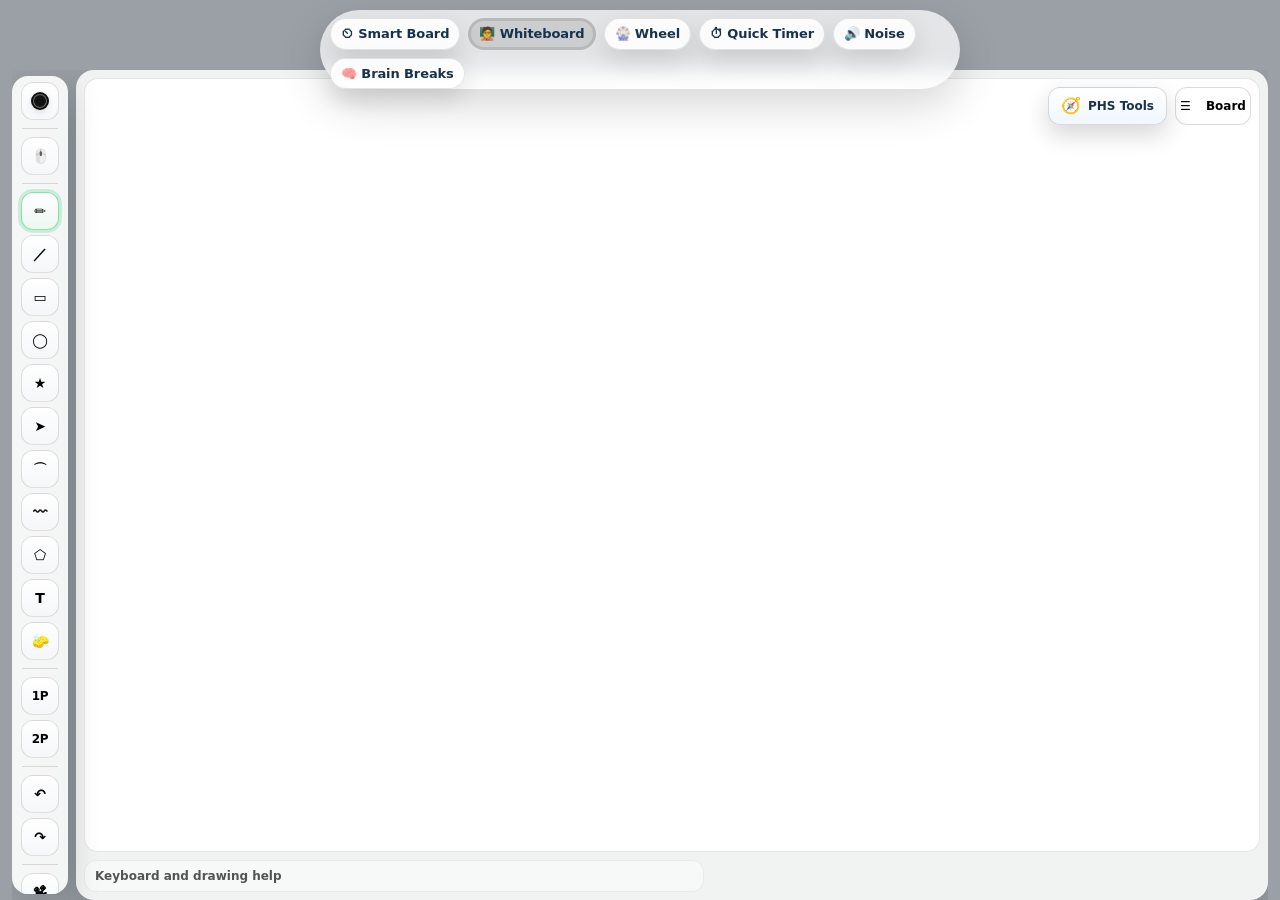
<file: whiteboard.html>
<!doctype html>
<html lang="en">
<head>
  <meta charset="utf-8" />
  <meta name="viewport" content="width=device-width,initial-scale=1" />
  <title>PHS Whiteboard</title>
  <link rel="icon" href="data:," />

  <link rel="stylesheet" href="styles.css" />
  <link rel="stylesheet" href="whiteboard.css" />
</head>

<body class="page-whiteboard ui-simple">
  <nav class="appNav" aria-label="PHS Classroom Tools">
    <a class="appNav__btn" href="index.html" data-nav="index">⏲ Smart Board</a>
    <a class="appNav__btn" href="whiteboard.html" data-nav="whiteboard">🧑‍🏫 Whiteboard</a>
    <a class="appNav__btn" href="wheel.html" data-nav="wheel">🎡 Wheel</a>
    <a class="appNav__btn" href="timer.html" data-nav="timer">⏱ Quick Timer</a>
    <a class="appNav__btn" href="noise.html" data-nav="noise">🔊 Noise</a>
    <a class="appNav__btn" href="brainbreak.html" data-nav="brain">🧠 Brain Breaks</a>
  </nav>



  <div class="toast" id="toast" aria-live="polite">Saved</div>

  <main class="wb">
    <aside class="dock" aria-label="Whiteboard tools">
      <div class="dockPopWrap">
        <button class="dockBtn dockBtn--swatch" id="colorBtn" type="button" title="Colour and brush" aria-haspopup="dialog" aria-expanded="false">
          <span class="swatchLive" id="swatchLive" aria-hidden="true"></span>
        </button>

        <div class="dockPop is-hidden" id="colorPop" role="dialog" aria-label="Colour and brush">
          <div class="dockPop__subhead">Colour</div>
          <div class="colorPalette" aria-label="Quick colours">
            <button type="button" data-col="#111111" title="Black" style="background:#111111;"></button>
            <button type="button" data-col="#ffffff" title="White" style="background:#ffffff; border:1px solid rgba(0,0,0,.2);"></button>
            <button type="button" data-col="#d32f2f" title="Red" style="background:#d32f2f;"></button>
            <button type="button" data-col="#f57c00" title="Orange" style="background:#f57c00;"></button>
            <button type="button" data-col="#fbc02d" title="Yellow" style="background:#fbc02d;"></button>
            <button type="button" data-col="#388e3c" title="Green" style="background:#388e3c;"></button>
            <button type="button" data-col="#1976d2" title="Blue" style="background:#1976d2;"></button>
            <button type="button" data-col="#7b1fa2" title="Purple" style="background:#7b1fa2;"></button>
          </div>

          <div class="dockPop__row dockPop__row--compact">
            <label class="dockPop__label" for="colorInput">Custom colour</label>
            <input id="colorInput" type="color" value="#111111" class="dockPop__color" />
          </div>

          <div class="dockPop__row">
            <label class="dockPop__label" for="brushSize">Brush size</label>
            <span id="brushOut" class="dockPop__pill">5</span>
            <input id="brushSize" type="range" min="1" max="60" value="5" class="dockPop__range" />
          </div>

          <div class="dockPop__row">
            <label class="dockPop__label" for="opacityRange">Opacity</label>
            <span id="opacityOut" class="dockPop__pill">100%</span>
            <input id="opacityRange" type="range" min="0.05" max="1" step="0.01" value="1" class="dockPop__range" />
          </div>

          <details class="dockPopDetails">
            <summary>Technical line options</summary>
            <div class="dockPopDetails__body">
              <div class="dockPop__subhead">Drawing presets</div>
              <div class="presetRow presetRow--triple">
                <button type="button" class="panel__btn" id="presetConstruction" title="Construction preset (1)">Construction</button>
                <button type="button" class="panel__btn" id="presetOutline" title="Outline preset (2)">Outline</button>
                <button type="button" class="panel__btn" id="presetColour" title="Fill preset (3)">Shade</button>
              </div>
              <div class="presetRow presetRow--triple">
                <button type="button" class="panel__btn" id="presetReference" title="Reference preset (4)">Reference</button>
                <button type="button" class="panel__btn" id="presetHidden" title="Hidden preset (5)">Hidden</button>
                <button type="button" class="panel__btn" id="presetCenter" title="Centre preset (6)">Centre</button>
              </div>

              <div class="dockPop__subhead dockPop__subhead--spaced">Line style</div>
              <div class="presetRow lineStyleRow lineStyleRow--four">
                <button type="button" class="panel__btn panel__btn--lineStyle" id="lineStyleSolid" title="Solid line (1)" aria-label="Solid line">
                  <span class="lineIcon lineIcon--solid" aria-hidden="true"></span>
                </button>
                <button type="button" class="panel__btn panel__btn--lineStyle" id="lineStyleReference" title="Reference line (2)" aria-label="Reference line">
                  <span class="lineIcon lineIcon--reference" aria-hidden="true"></span>
                </button>
                <button type="button" class="panel__btn panel__btn--lineStyle" id="lineStyleHidden" title="Hidden line (3)" aria-label="Hidden line">
                  <span class="lineIcon lineIcon--hidden" aria-hidden="true"></span>
                </button>
                <button type="button" class="panel__btn panel__btn--lineStyle" id="lineStyleCenter" title="Centre line (4)" aria-label="Centre line">
                  <span class="lineIcon lineIcon--center" aria-hidden="true"></span>
                </button>
              </div>
              <div class="dockPop__note">Specialist DVC and engineering drawing presets.</div>
            </div>
          </details>
        </div>
      </div>

      <div class="dockSep"></div>
      <button class="dockBtn" data-tool="select" type="button" title="Select and move (V)" aria-label="Select and move">🖱️</button>

      <div class="dockSep"></div>
      <button class="dockBtn is-active" data-tool="pen" type="button" title="Pen (P)" aria-label="Pen">✏️</button>
      <button class="dockBtn" data-tool="line" type="button" title="Line (L)" aria-label="Line">／</button>
      <button class="dockBtn" data-tool="rect" type="button" title="Rectangle — hold Shift for a square (R)" aria-label="Rectangle or square">▭</button>
      <button class="dockBtn" data-tool="circle" type="button" title="Circle or ellipse — hold Shift for a perfect circle (C)" aria-label="Circle or ellipse">◯</button>
      <button class="dockBtn" data-tool="regularShape" id="regularShapeToolBtn" type="button" title="Shapes and exact sizes — choose shape, sides, and measurements (Q)" aria-label="Shapes, polygons, stars, and exact sizes" aria-expanded="false">★</button>
      <button class="dockBtn" data-tool="arrow" type="button" title="Arrow (A)" aria-label="Arrow">➤</button>
      <button class="dockBtn" data-tool="arc" type="button" title="Arc (G)" aria-label="Arc">⌒</button>
      <button class="dockBtn" data-tool="curve" type="button" title="Smooth curve (U)" aria-label="Smooth curve">〰</button>
      <button class="dockBtn" data-tool="polyFill" type="button" title="Polygon fill (K)" aria-label="Polygon fill">⬠</button>
      <button class="dockBtn" data-tool="text" type="button" title="Text (T)" aria-label="Text">T</button>
      <button class="dockBtn" data-tool="eraser" type="button" title="Eraser (E)" aria-label="Eraser">🧽</button>

      <div class="dockSep"></div>
      <button class="dockBtn dockBtn--text" data-tool="perspective1" type="button" title="One-point perspective" aria-label="One-point perspective">1P</button>
      <button class="dockBtn dockBtn--text" data-tool="perspective2" type="button" title="Two-point perspective" aria-label="Two-point perspective">2P</button>

      <div class="dockSep"></div>
      <button class="dockBtn" id="undoBtn" type="button" title="Undo">↶</button>
      <button class="dockBtn" id="redoBtn" type="button" title="Redo">↷</button>

      <div class="dockSep"></div>
      <button class="dockBtn" id="presentationBtn" type="button" title="Present full screen (F5)">📽</button>
      <button class="dockBtn dockBtn--danger" id="clearBtn" type="button" title="Clear drawing">🗑</button>
    </aside>

    <section class="stageWrap">
      <div class="stage" id="stage" aria-label="Whiteboard stage">
        <div id="bgLayer" aria-hidden="true">
          <img id="bgImg" alt="" draggable="false" />
        </div>

        <canvas id="inkCanvas"></canvas>
        <canvas id="uiCanvas"></canvas>

        <section class="shapeSizePanel is-hidden" id="shapeSizePanel" role="dialog" aria-modal="false" aria-labelledby="shapeSizeTitle">
          <div class="shapeSizePanel__top">
            <div>
              <div class="shapeSizePanel__title" id="shapeSizeTitle">Shapes and exact size</div>
              <div class="shapeSizePanel__sub">Choose a shape and set its measurements. Equal rectangle or oval dimensions create a square or circle.</div>
            </div>
            <button class="shapeSizePanel__close" id="shapeSizeCloseBtn" type="button" aria-label="Close exact shape size">✕</button>
          </div>

          <label class="shapeSizePanel__label" for="shapeTypeSelect">Shape</label>
          <select class="shapeSizePanel__select" id="shapeTypeSelect">
            <option value="rect">Rectangle</option>
            <option value="oval">Oval</option>
            <option value="polygon">Regular polygon</option>
            <option value="star">Star</option>
          </select>

          <div class="shapeSizePanel__fields">
            <label class="shapeSizePanel__field">
              <span id="shapeWidthLabel">Width</span>
              <span class="shapeSizePanel__inputWrap">
                <input id="shapeWidthInput" type="number" inputmode="decimal" min="1" max="10000" step="1" value="100" />
                <span>mm</span>
              </span>
            </label>
            <label class="shapeSizePanel__field" id="shapeHeightRow">
              <span id="shapeHeightLabel">Height</span>
              <span class="shapeSizePanel__inputWrap">
                <input id="shapeHeightInput" type="number" inputmode="decimal" min="1" max="10000" step="1" value="60" />
                <span>mm</span>
              </span>
            </label>
          </div>

          <div class="shapeSizePanel__regular is-hidden" id="shapeRegularOptions">
            <label class="shapeSizePanel__field">
              <span id="shapeSidesLabel">Sides</span>
              <span class="shapeSizePanel__inputWrap">
                <input id="shapeSidesInput" type="number" inputmode="numeric" min="3" max="20" step="1" value="6" />
              </span>
            </label>
            <label class="shapeSizePanel__check">
              <input id="shapeFilledInput" type="checkbox" />
              <span>Filled shape</span>
            </label>
            <div class="shapeSizePanel__hint">Choose the sides or points here, then drag with the ★ tool. Regular polygons use equal side lengths. Stars use evenly spaced outer points and equal edge lengths.</div>
          </div>

          <div class="shapeSizePanel__selection" id="shapeSizeSelectionNote">No shape selected. Create places the new shape in the centre of the board.</div>
          <div class="shapeSizePanel__actions">
            <button id="shapeSizeApplyBtn" type="button">Apply to selected</button>
            <button id="shapeSizeCreateBtn" class="shapeSizePanel__primary" type="button">Create centred</button>
          </div>
        </section>


        <button
          class="pagesBtn pagesBtn--labelled"
          id="pagesBtn"
          type="button"
          aria-haspopup="true"
          aria-expanded="false"
          title="Open PHS Tools quick links"
        ><span aria-hidden="true">🧭</span><span>PHS Tools</span></button>

        <nav class="pagesPop is-hidden" id="pagesPop" aria-label="PHS Tools quick links">
          <div class="pagesPop__head">
            <div>
              <div class="pagesPop__title">PHS Tools</div>
              <div class="pagesPop__sub">Quick links</div>
            </div>
            <span class="pagesPop__badge">Menu</span>
          </div>

          <div class="pagesPop__group">
            <div class="pagesPop__label">Main</div>
            <a href="index.html">Whiteboard</a>
            <a href="GridGenerate.html">Grid Generator</a>
          </div>

          <div class="pagesPop__group">
            <div class="pagesPop__label">Isometric sheets</div>
            <a href="OtrhotoIsoSheets.html">Orthographic → Isometric Sheets</a>
            <a href="simple_isometric.html">Simple Isometric</a>
            <a href="isometric_worksheet_generator_hard.html">Isometric Worksheet Generator Hard</a>
          </div>

          <div class="pagesPop__group">
            <div class="pagesPop__label">Challenges</div>
            <a href="orthographic-to-isometric-challenge.html">Ortho → Iso Challenge</a>
            <a href="MatchOrthotoIsoHardChallenge.html">Ortho → Iso Challenge Hard</a>
            <a href="isometric-orthographic-Match-Challenge.html">Iso ↔ Ortho Match</a>
            <a href="isometric-orthographic-match-Challenge-Hard.html">Iso ↔ Ortho Match Hard</a>
          </div>

          <div class="pagesPop__group">
            <div class="pagesPop__label">Reliever / build modes</div>
            <a href="iso-reliever-pack-generator.html">Iso Reliever Pack</a>
            <a href="iso-reliever-pack-generator-Hard.html">Iso Reliever Pack Hard</a>
            <a href="buildit-mode-2.html">Build It Mode 2</a>
            <a href="reverse-mode.html">Reverse Mode</a>
            <a href="rotation-challenge-4.html">Rotation Challenge 4</a>
          </div>
        </nav>

        <button
          class="gearBtn gearBtn--labelled"
          id="settingsBtn"
          type="button"
          aria-haspopup="true"
          aria-expanded="false"
          title="Board and files"
        ><span aria-hidden="true">☰</span><span class="gearBtn__text">Board</span></button>

        <div class="panel is-hidden" id="settingsPanel" role="dialog" aria-label="Board and files">
          <div class="panel__top">
            <div class="panel__title">Board &amp; files</div>
            <button class="panel__close" id="settingsCloseBtn" type="button" title="Close">✕</button>
          </div>

          <div class="panel__grid panel__grid--simple">
            <section class="panel__group panel__group--wide">
              <label class="panel__label" for="titleInput">Board title</label>
              <div class="panel__row">
                <input id="titleInput" class="panel__input" type="text" placeholder="Add a heading…" />
                <button id="applyTitleBtn" class="panel__btn" type="button">Apply</button>
              </div>

              <label class="panel__label panel__label--spaced" for="bgFile">Background image</label>
              <div class="panel__row panel__row--wrap">
                <input id="bgFile" type="file" accept="image/*" class="panel__file" />
                <button id="clearBgBtn" class="panel__btn" type="button">Remove</button>
              </div>
              <div class="panel__note">Background move, scale, and rotate controls are under Specialist drawing tools below.</div>
            </section>

            <section class="panel__group panel__group--wide">
              <label class="panel__label">Saved boards</label>
              <div class="panel__row panel__row--wrap">
                <select id="boardSelect" class="panel__select" aria-label="Saved boards"></select>
                <button id="saveBoardBtn" class="panel__btn panel__btn--primary" type="button">Save</button>
                <button id="loadBoardBtn" class="panel__btn" type="button">Open</button>
                <button id="newBoardBtn" class="panel__btn" type="button">New</button>
                <button id="boardManagerBtn" class="panel__btn" type="button">Manage</button>
              </div>
              <div id="autosaveStatus" class="panel__note" aria-live="polite">Autosave is checking for changes…</div>

              <details class="settingsDetails">
                <summary>Recovery and deletion</summary>
                <div class="settingsDetails__body">
                  <div class="panel__row panel__row--wrap">
                    <button id="restoreAutosaveBtn" class="panel__btn" type="button">Restore autosave</button>
                    <button id="clearAutosaveBtn" class="panel__btn" type="button">Clear autosave</button>
                  </div>
                  <div class="panel__row panel__row--wrap">
                    <button id="deleteBoardBtn" class="panel__btn panel__btn--danger" type="button">Delete selected</button>
                    <button id="deleteAllBoardsBtn" class="panel__btn panel__btn--danger" type="button">Delete all</button>
                  </div>
                </div>
              </details>
            </section>

            <section class="panel__group panel__group--wide panel__group--actions">
              <label class="panel__label">Use or share this board</label>
              <div class="panel__actionGrid panel__actionGrid--four">
                <button id="presentationPanelBtn" class="panel__btn panel__btn--primary" type="button">Present</button>
                <label class="panel__btn panel__btn--primary panel__fileBtn" for="quickSvgInkFile">Import SVG &amp; Present</label>
                <input id="quickSvgInkFile" type="file" accept="image/svg+xml,.svg" hidden />
                <button id="printBtn" class="panel__btn panel__btn--primary" type="button" title="Print using the board scale">Print at scale</button>
                <button id="exportSvgBtn" class="panel__btn panel__btn--primary" type="button">Download SVG</button>
              </div>
              <div class="panel__note">SVG is the main download format. Print uses the drawing scale by default; choose Actual size / 100% in the browser print window.</div>

              <details class="settingsDetails">
                <summary>More file options</summary>
                <div class="settingsDetails__body">
                  <div class="panel__row panel__row--wrap">
                    <button id="exportBtn" class="panel__btn" type="button">Download PNG</button>
                    <button id="downloadProjectBtn" class="panel__btn" type="button">Download editable project</button>
                    <label class="panel__btn panel__fileBtn" for="openProjectFile">Open editable project</label>
                    <input id="openProjectFile" type="file" accept="application/json,.json,.phswb" hidden />
                    <button id="printFitBtn" class="panel__btn" type="button" title="Fit the complete board onto the available page">Print to fit page</button>
                  </div>
                </div>
              </details>
            </section>

            <details class="panelDetails panel__group--wide">
              <summary>Presentation and reveal controls</summary>
              <div class="panelDetails__body">
                <label class="panel__label" for="svgInkFile">Import SVG without starting presentation</label>
                <div class="panel__row panel__row--wrap">
                  <input id="svgInkFile" type="file" accept="image/svg+xml,.svg" class="panel__file" />
                  <button id="clearSvgInkBtn" class="panel__btn" type="button">Remove SVG</button>
                </div>

                <label class="panel__label panel__label--spaced">Reveal controls</label>
                <div class="panel__row panel__row--wrap">
                  <button id="hideSelectedPanelBtn" class="panel__btn" type="button">Hide selected / all</button>
                  <button id="unhideAllPanelBtn" class="panel__btn" type="button">Unhide all</button>
                  <button id="visibilityPrevPanelBtn" class="panel__btn" type="button">◀ Back</button>
                  <button id="visibilityNextPanelBtn" class="panel__btn" type="button">Next ▶</button>
                  <button id="visibilityPlayPanelBtn" class="panel__btn" type="button">Timed show</button>
                  <button id="visibilityTimingPanelBtn" class="panel__btn" type="button">Timing</button>
                </div>
                <div class="panel__note">Hidden objects stay in the board and can be revealed one step at a time.</div>
              </div>
            </details>


            <details class="panelDetails panel__group--wide">
              <summary>Specialist editing and reveal tools</summary>
              <div class="panelDetails__body">
                <div class="advancedToolGrid" id="advancedTools" aria-label="Specialist editing and reveal tools">
                  <button class="dockBtn" id="snipJoinBtn" type="button" title="Snip and join (J)">✂</button>
                  <button class="dockBtn" data-tool="bgMove" type="button" title="Move selection or background">↔</button>
                  <button class="dockBtn" data-tool="bgScale" type="button" title="Scale selection or background">⤡</button>
                  <button class="dockBtn" data-tool="bgRotate" type="button" title="Rotate selection or background">⟲</button>
                  <button class="dockBtn" id="setScaleBtn" type="button" title="Set drawing scale from selected line">📏</button>
                  <button class="dockBtn" id="hideSelectedBtn" type="button" title="Hide selected, or hide all (H)">🙈</button>
                  <button class="dockBtn" id="unhideAllBtn" type="button" title="Unhide all (Shift+H)">👁</button>
                  <button class="dockBtn" id="visibilityPrevBtn" type="button" title="Previous reveal step (,)">◀</button>
                  <button class="dockBtn" id="visibilityNextBtn" type="button" title="Next reveal step (.)">▶</button>
                  <button class="dockBtn" id="visibilityPlayBtn" type="button" title="Timed reveal or pause">⏱</button>
                  <button class="dockBtn" id="visibilityTimingBtn" type="button" title="Set reveal timing">⚙</button>
                </div>
                <div class="panel__note">Selection/background transforms, drawing scale, line repair, and reveal setup are kept here.</div>
              </div>
            </details>

            <details class="panelDetails panel__group--wide">
              <summary>Technical line styles</summary>
              <div class="panelDetails__body">
                <div class="linePresetGrid">
                  <div class="linePresetCard">
                    <div class="linePresetCard__top">
                      <span class="linePresetCard__title">Reference</span>
                      <span class="lineIcon lineIcon--reference" aria-hidden="true"></span>
                    </div>
                    <div class="panel__row panel__row--wrap">
                      <input id="refColorInput" class="panel__input panel__input--color" type="color" value="#1b5e20" aria-label="Reference line colour" />
                      <input id="refSizeInput" class="panel__input panel__input--number" type="number" min="1" max="60" step="1" value="10" aria-label="Reference line width" />
                      <span class="panel__note">px</span>
                    </div>
                  </div>
                  <div class="linePresetCard">
                    <div class="linePresetCard__top">
                      <span class="linePresetCard__title">Hidden</span>
                      <span class="lineIcon lineIcon--hidden" aria-hidden="true"></span>
                    </div>
                    <div class="panel__row panel__row--wrap">
                      <input id="hiddenColorInput" class="panel__input panel__input--color" type="color" value="#1976d2" aria-label="Hidden line colour" />
                      <input id="hiddenSizeInput" class="panel__input panel__input--number" type="number" min="1" max="60" step="1" value="10" aria-label="Hidden line width" />
                      <span class="panel__note">px</span>
                    </div>
                  </div>
                  <div class="linePresetCard">
                    <div class="linePresetCard__top">
                      <span class="linePresetCard__title">Centre</span>
                      <span class="lineIcon lineIcon--center" aria-hidden="true"></span>
                    </div>
                    <div class="panel__row panel__row--wrap">
                      <input id="centerColorInput" class="panel__input panel__input--color" type="color" value="#d32f2f" aria-label="Centre line colour" />
                      <input id="centerSizeInput" class="panel__input panel__input--number" type="number" min="1" max="60" step="1" value="10" aria-label="Centre line width" />
                      <span class="panel__note">px</span>
                    </div>
                  </div>
                </div>
              </div>
            </details>

            <details class="panelDetails panel__group--wide">
              <summary>Drawing scale</summary>
              <div class="panelDetails__body">
                <div class="panel__row panel__row--wrap">
                  <span id="scaleOut" class="panel__note">1 mm = 3.780 px</span>
                  <button id="resetScaleBtn" class="panel__btn" type="button">Reset</button>
                </div>
                <div class="panel__note">Select a line, then open Specialist drawing tools and use the ruler button to set a known length.</div>
              </div>
            </details>
          </div>
        </div>
        <div class="presentationControls is-hidden" id="presentationControls" aria-label="Presentation controls">
          <button id="presentationPrevBtn" type="button" title="Previous reveal step">◀ Back</button>
          <button id="presentationNextBtn" type="button" title="Next reveal step">Next ▶</button>
          <button id="presentationPlayBtn" type="button" title="Start or pause timed reveal">▶ Timed</button>
          <button id="presentationBlankBtn" type="button" title="Blank or restore the screen (B)">Blank</button>
          <div class="presentationProgress" aria-live="polite">
            <span id="presentationProgressText">Ready</span>
            <span class="presentationProgress__track"><span id="presentationProgressBar"></span></span>
          </div>
          <button id="presentationExitBtn" type="button" title="Exit presentation mode (Esc)">Exit</button>
        </div>
        <div class="presentationBlank is-hidden" id="presentationBlank" aria-hidden="true"></div>

        <div class="linkInspector is-hidden advancedOnly" id="linkInspector" aria-live="polite">
          <div class="linkInspector__top">
            <div class="linkInspector__title">Link Inspector</div>
            <button class="linkInspector__btn" id="linkInspectorCheckBtn" type="button" title="Check the selected links and show coloured markers">Check</button>
            <button class="linkInspector__btn linkInspector__btn--primary" id="linkInspectorRepairBtn" type="button" title="Repair missing or broken links near selected endpoints/corners">Repair</button>
          </div>
          <div class="linkInspector__body" id="linkInspectorBody">Select a linked line, PolyFill, or perspective guide.</div>
        </div>

      </div>

      <details class="hint">
        <summary>Keyboard and drawing help</summary>
        <div class="hint__body">Pen P • Line L • Rectangle R • Circle C • Arrow A • Arc G • Curve U • Polygon K • Text T • Eraser E • Select V. Hold Shift while drawing for a square or perfect circle. Click ★ for polygons, stars, and exact dimensions. In Select, drag around several items to use one shared group box, then drag inside it to move the group. Ctrl/Cmd+Z undo • Ctrl/Cmd+Y redo • Delete removes selected • Wheel zooms • Space+drag pans. Open Board → Specialist editing and reveal tools for transforms, scale, line repair, and reveal setup.</div>
      </details>
    </section>
  </main>

  <div class="boardManager is-hidden" id="boardManagerModal" role="dialog" aria-modal="true" aria-labelledby="boardManagerTitle">
    <div class="boardManager__backdrop" data-close-board-manager></div>
    <section class="boardManager__dialog">
      <header class="boardManager__header">
        <div>
          <h2 id="boardManagerTitle">Saved boards</h2>
          <p>Load, rename, duplicate, download, or delete saved boards.</p>
        </div>
        <button id="boardManagerCloseBtn" type="button" aria-label="Close board manager">✕</button>
      </header>
      <div class="boardManager__actions">
        <button id="boardManagerSaveCurrentBtn" class="panel__btn panel__btn--primary" type="button">Save current board</button>
      </div>
      <div class="boardManager__list" id="boardManagerList"></div>
    </section>
  </div>

  <script src="whiteboard.shared.js"></script>
  <script src="whiteboard.geometry.js"></script>
  <script src="whiteboard.render.js"></script>
  <script src="whiteboard.io.js"></script>
  <script src="whiteboard.ui.js"></script>
  <script src="whiteboard.js"></script>

  <script>
    (() => {
      const pagesBtn = document.getElementById('pagesBtn');
      const pagesPop = document.getElementById('pagesPop');

      function closePages(){
        if (!pagesBtn || !pagesPop) return;
        pagesPop.classList.add('is-hidden');
        pagesBtn.setAttribute('aria-expanded', 'false');
      }

      if (pagesBtn && pagesPop) {
        pagesBtn.addEventListener('click', e => {
          e.stopPropagation();
          const isHidden = pagesPop.classList.contains('is-hidden');
          if (isHidden) {
            pagesPop.classList.remove('is-hidden');
            pagesBtn.setAttribute('aria-expanded', 'true');
          } else {
            closePages();
          }
        });

        pagesPop.addEventListener('click', e => e.stopPropagation());
        document.addEventListener('click', closePages);
        document.addEventListener('keydown', e => {
          if (e.key === 'Escape') closePages();
        });
      }
    })();
  </script>
</body>
</html>
</file>
<file: styles.css>
/* =========================================================
   PHS Classroom Tools — styles.css (FULL, UPDATED)
   Works for:
     - index.html (page-index)
     - wheel.html (page-wheel)
     - timer.html (page-timer)
     - noise.html (page-noise)
     - brainbreak.html (page-brain)

   Requires:
     <link rel="stylesheet" href="styles.css">
     <body class="page-index"> / <body class="page-wheel"> / <body class="page-timer">
     / <body class="page-noise"> / <body class="page-brain">

   Notes:
     - ALL Brain Break styles are now in THIS file (no activities.css needed).
     - brainbreak.js uses these classnames:
       actModalOverlay, actModalCard, actModalHeader, actModalTitle, actModalClose,
       actModalBody, actIframe, riddleBox, riddleQ, riddleA, riddleBtns,
       teacherWrap, teacherTopRow, teacherTable, teacherRow, teacherRowLeft,
       teacherRowTitle, teacherRowMeta, teacherRowBtns, editForm, editField,
       editLabel, editBtns, editSelect, includeGrid, rpsCard, rpsBig, rpsLabel,
       rpsPulse, rpsPop
   ========================================================= */

/* ========== Design Tokens ========== */
:root{
  --bgGrey:#9aa0a6;
  --bgGreen:#2ecc71;
  --bgOrange:#f39c12;
  --bgRed:#e74c3c;

  --card: rgba(255,255,255,0.86);
  --card2: rgba(255,255,255,0.72);

  --shadow: 0 16px 44px rgba(0,0,0,0.18);
  --shadow2: 0 12px 34px rgba(0,0,0,0.16);

  /* index-only tokens */
  --breakBlue:#bfe7f6;
  --periodGreen:#d9f3d2;
  --specialPink:#f0cbed;
  --bgBreak:#7fc8e8;
  --bgSpecial:#d6b3f7;
}

/* ========== Base ========== */
*{ box-sizing:border-box; }
html, body{ height:100%; }

body{
  margin:0;
  font-family: system-ui, -apple-system, Segoe UI, Roboto, Arial, sans-serif;
  background: var(--bgGrey);
  color:#111;
}

/* Utility */
.hidden{ display:none !important; }

/* =========================================================
   Top App Navigation (ALL pages)
   ========================================================= */
.appNav{
  position: fixed;
  top: 10px;
  left: 50%;
  transform: translateX(-50%);
  z-index: 80;

  display: flex;
  gap: 8px;
  align-items: center;

  padding: 8px;
  border-radius: 999px;

  background: rgba(255,255,255,0.72);
  box-shadow: 0 16px 44px rgba(0,0,0,0.16);
  backdrop-filter: blur(10px);
}

.appNav__btn{
  appearance: none;
  -webkit-appearance: none;

  display: inline-flex;
  align-items: center;
  justify-content: center;
  gap: 8px;

  text-decoration: none;
  color: #111;

  padding: 10px 14px;
  border-radius: 999px;

  font-weight: 950;
  font-size: 13px;
  letter-spacing: -0.1px;
  line-height: 1;

  background: rgba(255,255,255,0.88);
  box-shadow: 0 10px 26px rgba(0,0,0,0.12);

  user-select: none;
  transition: transform 120ms ease, box-shadow 120ms ease, background-color 120ms ease;
}

.appNav__btn:hover{
  transform: translateY(-2px);
  box-shadow: 0 14px 30px rgba(0,0,0,0.16);
}
.appNav__btn:active{ transform: translateY(0); }

.appNav__btn--ghost{
  background: rgba(0,0,0,0.06);
  box-shadow: none;
  border: 1px solid rgba(0,0,0,0.10);
}

/* Active page highlight */
.page-index .appNav__btn[data-nav="index"],
.page-wheel .appNav__btn[data-nav="wheel"],
.page-timer .appNav__btn[data-nav="timer"],
.page-whiteboard .appNav__btn[data-nav="whiteboard"],
.page-noise .appNav__btn[data-nav="noise"],
.page-brain .appNav__btn[data-nav="brain"]{
  background: rgba(0,0,0,0.10);
  box-shadow: inset 0 0 0 2px rgba(0,0,0,0.10);
}

/* Mobile nav wrap */
@media (max-width: 620px){
  .appNav{
    width: calc(100vw - 16px);
    left: 8px;
    transform: none;
    justify-content: center;
    flex-wrap: wrap;
    border-radius: 18px;
  }
}

/* =========================================================
   Shared Controls + Options Menu (ALL pages)
   ========================================================= */
.controls{
  position: fixed;
  top: 10px;
  right: 10px;
  z-index: 60;
}

button,
.pillBtn,
input[type="range"],
input[type="text"],
textarea,
select{
  border: 0;
  padding: 10px 12px;
  border-radius: 14px;
  cursor:pointer;
  font-weight: 900;
  font-size: 13px;
  line-height: 1;
  background: rgba(255,255,255,0.88);
  box-shadow: var(--shadow2);
  backdrop-filter: blur(6px);
  white-space: nowrap;
  font-family: inherit;
}

button:active{ transform: translateY(1px); }
button:disabled{ opacity:.6; cursor:not-allowed; transform:none; }

#optionsBtn{
  width: 46px;
  height: 46px;
  padding: 0;
  border-radius: 14px;
  display:grid;
  place-items:center;
  font-size: 18px;
  background: rgba(255,255,255,0.78);
  box-shadow: 0 10px 26px rgba(0,0,0,0.14);
}

#optionsMenu{
  position: absolute;
  top: 54px;
  right: 0;
  background: rgba(255,255,255,0.92);
  border-radius: 18px;
  box-shadow: 0 18px 44px rgba(0,0,0,0.20);
  backdrop-filter: blur(10px);
  overflow: hidden;
  transform-origin: top right;
  animation: pop 120ms ease;
  touch-action: none;
}

@keyframes pop{
  from { transform: scale(0.98); opacity: 0; }
  to   { transform: scale(1);    opacity: 1; }
}

.menuHeader{
  padding: 12px 14px;
  display:flex;
  align-items:center;
  justify-content: space-between;
  gap: 12px;
  border-bottom: 1px solid rgba(0,0,0,0.08);
  cursor: grab;
  user-select: none;
}
.menuHeader:active{ cursor: grabbing; }

.menuTitle{ font-weight: 950; letter-spacing: -0.2px; }
.menuHint{
  opacity: .65;
  font-weight: 800;
  font-size: 11px;
  text-transform: uppercase;
  letter-spacing: .08em;
}

.menuBody{
  padding: 12px 14px 14px;
  display: grid;
  gap: 10px;
}

.menuRow{
  display:flex;
  align-items:center;
  justify-content: space-between;
  gap: 10px;
  flex-wrap: wrap;
}

.menuRow--end{ align-items:flex-end; }

.divider{ height: 1px; background: rgba(0,0,0,0.08); margin: 2px 0; }

details{
  border-radius: 14px;
  background: rgba(0,0,0,0.04);
  padding: 10px 10px;
}
summary{
  cursor: pointer;
  font-weight: 950;
  list-style: none;
}
summary::-webkit-details-marker{ display:none; }

.miniLabel{
  font-size: 11px;
  font-weight: 950;
  opacity: .75;
  text-transform: uppercase;
  letter-spacing: .06em;
}
.smallNote{
  font-size: 13px;
  font-weight: 850;
  opacity:.75;
  line-height: 1.35;
}

.pillBtn{
  display:flex;
  align-items:center;
  gap: 8px;
  padding: 8px 10px;
  border-radius: 999px;
  background: rgba(0,0,0,0.06);
  box-shadow: none;
  font-weight: 900;
}
.pillBtn label{ cursor:pointer; font-weight: 900; }
.pillBtn input{ transform: translateY(1px); }

.valuePill{
  display:inline-block;
  padding: 4px 10px;
  border-radius: 999px;
  background: rgba(0,0,0,0.08);
  font-weight: 950;
  font-size: 12px;
}

/* Text inputs */
input[type="text"]{
  width: 100%;
  cursor: text;
  box-shadow: none;
  border: 1px solid rgba(0,0,0,0.12);
  background: rgba(255,255,255,0.8);
  font-weight: 850;
}
textarea{
  width: 100%;
  resize: vertical;
  cursor: text;
  font-weight: 750;
  font-size: 13px;
  line-height: 1.25;
  border: 1px solid rgba(0,0,0,0.15);
  border-radius: 12px;
  box-shadow: none;
  background: rgba(255,255,255,0.8);
  padding: 10px 12px;
  font-family: inherit;
  white-space: pre-wrap;
}
select{
  width: 100%;
  cursor: pointer;
  box-shadow: none;
  border: 1px solid rgba(0,0,0,0.12);
  background: rgba(255,255,255,0.85);
  font-weight: 850;
}

.danger{ background: rgba(231, 76, 60, 0.12) !important; }

/*=============================================================
PAGE: NOISE (noise.html)
=============================================================== */
.page-noise{
  min-height:100vh;
  display:grid;
  place-items:center;
  background: var(--bgGrey);
  transition: background-color 400ms ease;
}
.page-noise #optionsMenu{
  width: min(460px, calc(100vw - 20px));
}

/* =========================================================
   PAGE: BRAIN BREAKS (brainbreak.html)
   ========================================================= */
.page-brain{
  min-height:100vh;
  display:grid;
  place-items:center;
  background: var(--bgGrey);
  transition: background-color 400ms ease;
}
.page-brain .brainCard{ margin-top: 70px; }

.page-brain .brainCard{
  width: min(760px, calc(100% - 28px));
  background: var(--card);
  border-radius: 22px;
  box-shadow: var(--shadow);
  backdrop-filter: blur(10px);
  padding: 18px 18px 16px;
  overflow: hidden;
}

.page-brain .titleRow{
  display:flex;
  align-items:center;
  justify-content: space-between;
  gap: 12px;
  margin-bottom: 10px;
}
.page-brain .titleLeft{
  display:flex;
  flex-direction: column;
  gap: 4px;
  min-width: 0;
}
.page-brain .title{
  font-weight: 950;
  letter-spacing: -0.3px;
  font-size: 18px;
  margin: 0;
}
.page-brain .sub{
  font-weight: 800;
  opacity: .65;
  font-size: 12px;
  text-transform: uppercase;
  letter-spacing: .08em;
  white-space: nowrap;
  overflow: hidden;
  text-overflow: ellipsis;
  max-width: 520px;
}

.page-brain .stateChip{
  flex: 0 0 auto;
  padding: 7px 12px;
  border-radius: 999px;
  background: rgba(0,0,0,0.08);
  font-weight: 950;
  font-size: 12px;
  opacity: .85;
  white-space: nowrap;
}

.page-brain .breakBtn{
  width: 100%;
  border: 0;
  border-radius: 18px;
  padding: 18px 14px;
  cursor: pointer;
  background: rgba(255,255,255,0.82);
  box-shadow: 0 10px 28px rgba(0,0,0,0.12);
  backdrop-filter: blur(6px);
  user-select: none;
  text-align:center;
}
.page-brain .breakBtn:active{ transform: translateY(1px); }

.page-brain .breakName{
  font-weight: 980;
  letter-spacing: -0.9px;
  line-height: 1.05;
  font-size: clamp(28px, 5vw, 52px);
  margin: 0;
}
.page-brain .breakAssist{
  margin-top: 10px;
  text-align:center;
  font-size: 14px;
  font-weight: 750;
  opacity: .78;
  line-height: 1.35;
  white-space: pre-wrap;
}

.page-brain .progressTrack{
  height: 12px;
  border-radius: 999px;
  background: rgba(0,0,0,0.12);
  overflow:hidden;
  margin: 14px 6px 10px;
}
.page-brain .progressFill{
  height: 100%;
  width: 0%;
  background: rgba(0,0,0,0.25);
  transition: width 160ms linear;
}

.page-brain .controlRow{
  display:flex;
  gap: 10px;
  flex-wrap: wrap;
  align-items:center;
  justify-content: center;
  margin-top: 6px;
}
.page-brain .miniRow{
  display:flex;
  justify-content: center;
  gap: 10px;
  flex-wrap: wrap;
  margin-top: 10px;
  font-weight: 900;
  font-size: 13px;
  opacity: .9;
}

.page-brain #optionsMenu{
  width: min(720px, calc(100vw - 20px));
  max-height: min(84vh, 920px);
  overflow:auto;
}
.page-brain .menuHeader{
  position: sticky;
  top: 0;
  background: rgba(255,255,255,0.92);
  z-index: 2;
}

/* =========================================================
   Brain Breaks — Teacher editor + Include list (used by brainbreak.js)
   ========================================================= */
.page-brain .includeGrid{
  display:grid;
  gap: 8px;
}
.page-brain .teacherWrap{
  display:grid;
  gap: 10px;
}
.page-brain .teacherTopRow{
  display:flex;
  gap: 10px;
  flex-wrap: wrap;
  align-items:center;
  justify-content: flex-start;
}
.page-brain .teacherTable{
  display:grid;
  gap: 8px;
  border-radius: 14px;
  background: rgba(0,0,0,0.04);
  padding: 10px;
}
.page-brain .teacherRow{
  display:flex;
  align-items:flex-start;
  justify-content: space-between;
  gap: 10px;
  padding: 10px;
  border-radius: 12px;
  background: rgba(255,255,255,0.85);
  border: 1px solid rgba(0,0,0,0.08);
}
.page-brain .teacherRowLeft{
  min-width: 0;
  display:grid;
  gap: 4px;
}
.page-brain .teacherRowTitle{
  font-weight: 980;
  letter-spacing: -0.2px;
}
.page-brain .teacherRowMeta{
  font-weight: 850;
  opacity: .75;
  font-size: 12px;
  white-space: nowrap;
  overflow:hidden;
  text-overflow: ellipsis;
  max-width: 520px;
}
.page-brain .teacherRowBtns{
  display:flex;
  gap: 8px;
  flex-wrap: wrap;
  justify-content: flex-end;
  align-items:center;
}

/* Edit modal form */
.page-brain .editForm{
  display:grid;
  gap: 10px;
}
.page-brain .editField{
  display:grid;
  gap: 6px;
}
.page-brain .editLabel{
  font-size: 12px;
  font-weight: 900;
  opacity: .75;
}
.page-brain .editSelect{
  width: 100%;
}
.page-brain .editBtns{
  display:flex;
  gap: 10px;
  flex-wrap: wrap;
  justify-content: center;
  margin-top: 6px;
}

/* =========================================================
   Brain Breaks — Modal system (brainbreak.js uses these)
   ========================================================= */
.actModalOverlay{
  position: fixed;
  inset: 0;
  background: rgba(0,0,0,0.28);
  backdrop-filter: blur(6px);
  display: grid;
  place-items: center;
  z-index: 200;
  padding: 14px;
}

.actModalCard{
  width: min(980px, calc(100vw - 28px));
  max-width: 980px;
  height: min(90vh, 980px);
  background: rgba(255,255,255,0.92);
  border-radius: 22px;
  box-shadow: 0 18px 44px rgba(0,0,0,0.20);
  overflow: hidden;
  display:flex;
  flex-direction: column;
}

.actModalHeader{
  padding: 12px 14px;
  display:flex;
  align-items:center;
  justify-content: space-between;
  gap: 12px;
  border-bottom: 1px solid rgba(0,0,0,0.08);
  background: rgba(255,255,255,0.92);
}

.actModalTitle{
  font-weight: 950;
  letter-spacing: -0.2px;
  display:flex;
  align-items:center;
  gap: 8px;
  min-width: 0;
}

.actModalClose{
  width: 40px;
  height: 40px;
  padding: 0;
  border-radius: 14px;
  display:grid;
  place-items:center;
  font-size: 16px;
}

.actModalBody{
  padding: 12px;
  display:flex;
  flex-direction: column;
  gap: 10px;
  height: 100%;
  overflow:auto;
}

.actIframe{
  width: 100%;
  height: 100%;
  min-height: 60vh;
  border: 0;
  border-radius: 14px;
  background: rgba(255,255,255,0.8);
  box-shadow: 0 10px 28px rgba(0,0,0,0.10);
}

/* Riddle UI */
.riddleBox{
  border-radius: 16px;
  background: rgba(0,0,0,0.04);
  padding: 14px;
  display:grid;
  gap: 12px;
}
.riddleQ{
  font-weight: 980;
  letter-spacing: -0.2px;
  font-size: 20px;
  line-height: 1.2;
  text-align: center;
}
.riddleA{
  font-weight: 900;
  opacity: .85;
  font-size: 16px;
  line-height: 1.25;
  text-align: center;
}
.riddleBtns{
  display:flex;
  gap: 10px;
  justify-content: center;
  flex-wrap: wrap;
}

/* =========================================================
   Brain Breaks — RPS animation hooks used by brainbreak.js
   ========================================================= */
.rpsCard .actModalBody{
  text-align:center;
  justify-content: center;
  gap: 12px;
}

.rpsBig{
  font-size: clamp(90px, 18vw, 140px);
  line-height: 1;
  filter: drop-shadow(0 10px 22px rgba(0,0,0,0.14));
  text-align:center;
  transition: transform 120ms ease;
}

.rpsLabel{
  font-weight: 950;
  letter-spacing: -0.3px;
  font-size: 18px;
  text-align:center;
  opacity: .95;
}

.rpsPulse{
  animation: rpsPulse 120ms ease-in-out;
}
@keyframes rpsPulse{
  0%   { transform: scale(1); }
  50%  { transform: scale(1.06); }
  100% { transform: scale(1); }
}

.rpsPop{
  animation: rpsPop 220ms ease-in-out;
}
@keyframes rpsPop{
  0%   { transform: scale(1); }
  50%  { transform: scale(1.10); }
  100% { transform: scale(1); }
}

/* =========================================================
   PAGE: INDEX (index.html)
   ========================================================= */
.page-index{
  min-height:100vh;
  display:grid;
  place-items:center;
  transition: background-color 1200ms ease;
  background: var(--bgGrey);
}

/* Make room for fixed top nav */
.page-index .messageWrap{ margin-top: 64px; }

.page-index #optionsMenu{
  width: min(360px, calc(100vw - 20px));
}

/* Smaller controls vibe on index */
.page-index button,
.page-index .pillBtn,
.page-index input[type="range"]{
  padding: 7px 9px;
  border-radius: 10px;
  font-weight: 850;
  font-size: 12px;
  box-shadow: 0 8px 22px rgba(0,0,0,0.13);
}

.page-index #optionsBtn{
  width: 44px;
  height: 44px;
  border-radius: 14px;
}

.page-index .pillBtn{
  gap: 6px;
  padding: 6px 9px;
}
.page-index .pillBtn input{ transform: scale(1.05); }

.page-index .messageWrap{
  width: min(1200px, calc(100% - 40px));
  padding: 22px;
  border-radius: 22px;
  background: rgba(255,255,255,0.82);
  box-shadow: 0 14px 40px rgba(0,0,0,0.18);
  backdrop-filter: blur(6px);
  position: relative;
  overflow: hidden;
}

.page-index .msgProgress{
  position: absolute;
  inset: 0;
  pointer-events: none;
  z-index: 0;
  opacity: 0;
  transition: opacity 240ms ease;
}
.page-index .msgProgress.show{ opacity: 1; }

.page-index #msgProgressFill{
  height: 100%;
  width: 0%;
  background: rgba(0,0,0,0.18);
  mask-image: linear-gradient(90deg, rgba(0,0,0,1) 0%, rgba(0,0,0,1) 92%, rgba(0,0,0,0) 100%);
  -webkit-mask-image: linear-gradient(90deg, rgba(0,0,0,1) 0%, rgba(0,0,0,1) 92%, rgba(0,0,0,0) 100%);
  transition: width 400ms ease;
}

.page-index #studentMessage{
  position: relative;
  z-index: 1;
  outline:none;
  font-weight: 900;
  line-height: 1.05;
  letter-spacing: -0.5px;
  font-size: clamp(44px, 6vw, 96px);
  text-align: center;
  margin: 0;
  word-break: break-word;
  white-space: pre-wrap;
}

.page-index .hint{
  position: relative;
  z-index: 1;
  text-align:center;
  margin-top: 10px;
  opacity: 0.75;
  font-size: 14px;
  font-weight: 650;
}

/* Karakia bar */
.page-index #karakiaBar{
  position: fixed;
  left: 10px;
  top: 10px;
  z-index: 65;
  display: flex;
  gap: 8px;
  align-items: center;
}
.page-index #karakiaBar button{
  padding: 10px 12px;
  border-radius: 14px;
  font-size: 12px;
  font-weight: 950;
  box-shadow: 0 12px 34px rgba(0,0,0,0.16);
  background: rgba(255,255,255,0.88);
}

/* Countdown overlay */
.page-index #countdownOverlay{
  position: fixed;
  left: 10px;
  top: 62px;
  z-index: 50;
  padding: 10px 14px;
  border-radius: 16px;
  background: rgba(255,255,255,0.88);
  box-shadow: 0 12px 34px rgba(0,0,0,0.16);
  backdrop-filter: blur(6px);
  display:none;
  min-width: 180px;
}
.page-index #countdownOverlay .label{
  font-size: 12px;
  font-weight: 900;
  opacity: .7;
  text-transform: uppercase;
  letter-spacing: .08em;
}
.page-index #countdownOverlay .time{
  font-size: 40px;
  font-weight: 950;
  line-height: 1;
}

/* Panels */
.page-index .panel{
  position: fixed;
  z-index: 40;
  background: rgba(255,255,255,0.88);
  padding: 14px 16px;
  border-radius: 16px;
  box-shadow: 0 12px 34px rgba(0,0,0,0.16);
  backdrop-filter: blur(6px);
}

.page-index #infoCard{ left: 10px; bottom: 10px; width: min(540px, calc(100% - 20px)); }
.page-index #timetableCard{ right: 10px; bottom: 10px; width: min(520px, calc(100% - 20px)); }

.page-index .panelHeader{
  display:flex;
  align-items:center;
  justify-content: space-between;
  gap: 10px;
  margin-bottom: 8px;
  cursor: grab;
  user-select: none;
}
.page-index .panelHeader:active{ cursor: grabbing; }
.page-index .panelTitle{ font-size: 16px; font-weight: 950; margin: 0; }
.page-index .panelHint{ font-size: 11px; font-weight: 900; opacity: .6; text-transform: uppercase; letter-spacing: .08em; }

.page-index .row { margin: 5px 0; font-size: 13px; }
.page-index .muted { opacity: 0.75; }

.page-index .pill{
  display:inline-block;
  padding: 3px 10px;
  border-radius: 999px;
  background: rgba(0,0,0,0.08);
  font-weight: 900;
  margin-left: 8px;
  font-size: 12px;
}

/* Timetable table */
.page-index table{
  width:100%;
  border-collapse: collapse;
  overflow:hidden;
  border-radius: 12px;
  font-weight: 850;
}
.page-index thead th{
  background: #111;
  color: #fff;
  padding: 8px 10px;
  text-align: left;
  font-size: 12px;
  letter-spacing: .06em;
  text-transform: uppercase;
}
.page-index tbody td{
  border: 1px solid rgba(0,0,0,0.1);
  padding: 8px 10px;
  font-size: 13px;
}
.page-index tbody tr.period{ background: var(--periodGreen); }
.page-index tbody tr.break{ background: var(--breakBlue); }
.page-index tbody tr.special{ background: var(--specialPink); }
.page-index tbody tr.active{
  outline: 4px solid rgba(0,0,0,0.35);
  outline-offset: -4px;
  box-shadow: inset 0 0 0 2px rgba(255,255,255,0.65);
}

/* Settings / templates */
.page-index .settings{
  margin-top: 10px;
  padding-top: 10px;
  border-top: 1px solid rgba(0,0,0,0.08);
  display: grid;
  gap: 8px;
}
.page-index .settings label{
  font-size: 11px;
  font-weight: 950;
  opacity: .75;
  text-transform: uppercase;
  letter-spacing: .06em;
}
.page-index .testBtn{ padding: 6px 8px; }

/* =========================================================
   PAGE: WHEEL (wheel.html)
   ========================================================= */
.page-wheel{
  height:100vh;
  overflow:hidden;
  display:grid;
  grid-template-rows: auto auto 1fr;
  gap:10px;
  padding:12px;
  transition: background-color 220ms ease;
}

/* Make room for fixed top nav */
.page-wheel{ padding-top: 70px; }

.page-wheel #optionsMenu{
  width: min(620px, calc(100vw - 20px));
  max-height: min(84vh, 860px);
  overflow:auto;
}
.page-wheel .menuHeader{
  position: sticky;
  top: 0;
  background: rgba(255,255,255,0.92);
  z-index: 2;
}

.page-wheel .topBar{
  display:flex;
  align-items:flex-end;
  justify-content: space-between;
  gap: 10px;
  flex-wrap: wrap;
  padding-right: 60px;
}
.page-wheel .titleWrap{ display:flex; flex-direction: column; gap: 4px; min-width: 0; }
.page-wheel .title{
  margin:0;
  font-weight: 950;
  letter-spacing: -0.3px;
  font-size: 20px;
}
.page-wheel .sub{
  font-weight: 800;
  opacity: .65;
  font-size: 12px;
  text-transform: uppercase;
  letter-spacing: .08em;
  white-space: nowrap;
  overflow:hidden;
  text-overflow: ellipsis;
  max-width: 1200px;
}
.page-wheel .chip{
  padding: 7px 12px;
  border-radius: 999px;
  background: rgba(255,255,255,0.75);
  box-shadow: var(--shadow2);
  font-weight: 950;
  font-size: 12px;
  opacity: .9;
  white-space: nowrap;
}

.page-wheel .setRow{
  display:flex;
  gap: 10px;
  overflow-x:auto;
  padding: 2px 2px 6px;
  -webkit-overflow-scrolling: touch;
}
.page-wheel .setBtn{
  flex: 0 0 auto;
  border-radius: 999px;
  padding: 10px 12px;
  box-shadow: none;
  background: rgba(255,255,255,0.65);
  font-weight: 950;
}
.page-wheel .setBtn.active{
  background: rgba(255,255,255,0.88);
  box-shadow: 0 10px 26px rgba(0,0,0,0.12);
}

.page-wheel .grid{
  min-height: 0;
  display:grid;
  grid-template-columns: 1.35fr 0.65fr;
  gap: 12px;
  align-items: stretch;
}

.page-wheel .wheelPanel{
  min-height: 0;
  background: var(--card2);
  border-radius: 18px;
  box-shadow: 0 10px 28px rgba(0,0,0,0.10);
  padding: 12px;
  display:grid;
  grid-template-rows: auto 1fr auto auto;
  gap: 10px;
  position: relative;
  overflow:hidden;
}

.page-wheel .wheelStage{
  min-height: 0;
  display:grid;
  place-items:center;
  position: relative;
  user-select: none;
  cursor: pointer;
}

.page-wheel canvas{
  width: min(66vh, 760px);
  max-width: 100%;
  height: auto;
  aspect-ratio: 1 / 1;
  border-radius: 50%;
  background: rgba(255,255,255,0.6);
  box-shadow: inset 0 0 0 2px rgba(0,0,0,0.08);
}

.page-wheel .pointer{
  position:absolute;
  top: 4px;
  left: 50%;
  transform: translateX(-50%);
  width: 0;
  height: 0;
  border-left: 18px solid transparent;
  border-right: 18px solid transparent;
  border-top: 26px solid rgba(0,0,0,0.75);
  filter: drop-shadow(0 6px 10px rgba(0,0,0,0.25));
  z-index: 5;
  pointer-events:none;
}

.page-wheel .winnerBox{
  text-align:center;
  font-weight: 980;
  letter-spacing: -0.6px;
  font-size: clamp(20px, 3.2vw, 42px);
  line-height: 1.08;
  padding: 10px 12px;
  border-radius: 16px;
  background: rgba(255,255,255,0.86);
  box-shadow: 0 10px 24px rgba(0,0,0,0.12);
  user-select: none;
}

.page-wheel .hintLine{
  text-align:center;
  font-size: 13px;
  font-weight: 800;
  opacity: .7;
  margin-top: -4px;
}

.page-wheel .btnRow{
  display:flex;
  gap: 10px;
  flex-wrap: wrap;
  justify-content: center;
  align-items:center;
}
.page-wheel .primary{
  font-size: 14px;
  padding: 12px 14px;
  border-radius: 16px;
}

.page-wheel .confetti{
  position: absolute;
  inset: 0;
  pointer-events: none;
  overflow:hidden;
  z-index: 6;
  display:none;
}
.page-wheel .confetti.show{ display:block; }
.page-wheel .confetti span{
  position:absolute;
  top: -20px;
  width: 10px;
  height: 14px;
  border-radius: 3px;
  opacity: .95;
  animation: fall linear forwards;
}

/* Confetti animation shared */
@keyframes fall{
  to { transform: translateY(120vh) rotate(720deg); opacity: 1; }
}

.page-wheel .sidePanel{
  min-height: 0;
  background: var(--card2);
  border-radius: 18px;
  box-shadow: 0 10px 28px rgba(0,0,0,0.10);
  padding: 12px;
  display:grid;
  grid-template-rows: auto auto auto 1fr auto;
  gap: 8px;
  overflow:hidden;
}

.page-wheel .searchBox{
  padding: 7px 10px !important;
  border-radius: 12px !important;
  font-size: 13px !important;
}

.page-wheel .statRow{
  display:flex;
  align-items:center;
  justify-content: space-between;
  gap: 10px;
  flex-wrap: wrap;
  font-size: 13px;
  font-weight: 900;
  opacity: .92;
}

.page-wheel .toggleRow{
  display:flex;
  gap: 10px;
  flex-wrap: wrap;
  align-items:center;
  justify-content: space-between;
}
.page-wheel .toggleRow .pillBtn{
  background: rgba(255,255,255,0.65);
  border: 1px solid rgba(0,0,0,0.08);
}

.page-wheel .list{
  min-height: 0;
  overflow:auto;
  border-radius: 14px;
  border: 1px solid rgba(0,0,0,0.12);
  background: rgba(255,255,255,0.82);
  padding: 6px;
}

.page-wheel .row{
  display:flex;
  align-items:center;
  justify-content: space-between;
  gap: 10px;
  padding: 9px 10px;
  border-radius: 12px;
  font-weight: 900;
  cursor: pointer;
  user-select: none;
  background: transparent;
}
.page-wheel .row:hover{ background: rgba(0,0,0,0.04); }

.page-wheel .rowLeft{
  display:flex;
  align-items:center;
  gap: 10px;
  min-width: 0;
}

.page-wheel .dot{
  width: 14px;
  height: 14px;
  border-radius: 999px;
  background: rgba(0,0,0,0.18);
  box-shadow: inset 0 0 0 2px rgba(255,255,255,0.65);
  flex: 0 0 auto;
}
.page-wheel .row:not(.excluded) .dot{ background: rgba(46, 204, 113, 0.75); }

.page-wheel .row.excluded{
  opacity: .55;
  text-decoration: line-through;
}

.page-wheel .nameText{
  overflow:hidden;
  text-overflow: ellipsis;
  white-space: nowrap;
  max-width: 100%;
}

.page-wheel .meta{
  opacity: .72;
  font-weight: 900;
  font-size: 12px;
  margin-left: 8px;
  white-space: nowrap;
}

.page-wheel .footerRow{
  display:flex;
  gap: 10px;
  flex-wrap: wrap;
  justify-content: space-between;
  align-items:center;
}

.page-wheel .toast{
  position: fixed;
  left: 50%;
  bottom: 16px;
  transform: translateX(-50%);
  z-index: 90;
  background: rgba(255,255,255,0.9);
  box-shadow: 0 12px 34px rgba(0,0,0,0.18);
  border-radius: 999px;
  padding: 10px 12px;
  font-weight: 950;
  font-size: 13px;
  opacity: 0;
  pointer-events: none;
  transition: opacity 160ms ease, transform 160ms ease;
}
.page-wheel .toast.show{
  opacity: 1;
  transform: translateX(-50%) translateY(-2px);
}

@media (max-width: 980px){
  .page-wheel{ overflow:auto; height:auto; min-height:100vh; }
  .page-wheel .grid{ grid-template-columns: 1fr; }
}

/* =========================================================
   PAGE: TIMER (timer.html)
   ========================================================= */
.page-timer{
  min-height:100vh;
  display:grid;
  place-items:center;
  background: var(--bgGrey);
  transition: background-color 400ms ease;
}

/* Make room for fixed top nav */
.page-timer .timerCard{ margin-top: 70px; }

.page-timer #optionsMenu{
  width: min(380px, calc(100vw - 20px));
}

.page-timer .timerCard{
  width: min(520px, calc(100% - 28px));
  background: var(--card);
  border-radius: 22px;
  box-shadow: var(--shadow);
  backdrop-filter: blur(10px);
  padding: 18px 18px 16px;
  overflow: hidden;
}

.page-timer .titleRow{
  display:flex;
  align-items:center;
  justify-content: space-between;
  gap: 12px;
  margin-bottom: 10px;
}

.page-timer .titleLeft{
  display:flex;
  flex-direction: column;
  gap: 4px;
  min-width: 0;
}

.page-timer .title{
  font-weight: 950;
  letter-spacing: -0.3px;
  font-size: 18px;
  margin: 0;
}

.page-timer .sub{
  font-weight: 800;
  opacity: .65;
  font-size: 12px;
  text-transform: uppercase;
  letter-spacing: .08em;
  white-space: nowrap;
  overflow: hidden;
  text-overflow: ellipsis;
  max-width: 340px;
}

.page-timer .stateChip{
  flex: 0 0 auto;
  padding: 7px 12px;
  border-radius: 999px;
  background: rgba(0,0,0,0.08);
  font-weight: 950;
  font-size: 12px;
  opacity: .85;
  white-space: nowrap;
}

.page-timer .timeBtn{
  width: 100%;
  border: 0;
  border-radius: 18px;
  padding: 18px 14px;
  cursor: pointer;
  background: rgba(255,255,255,0.82);
  box-shadow: 0 10px 28px rgba(0,0,0,0.12);
  backdrop-filter: blur(6px);
  user-select: none;
}
.page-timer .timeBtn:active{ transform: translateY(1px); }

.page-timer .timeDisplay{
  font-weight: 980;
  letter-spacing: -1px;
  line-height: 1;
  text-align:center;
  font-size: clamp(56px, 10vw, 90px);
}

.page-timer .timeHint{
  margin-top: 8px;
  text-align:center;
  font-size: 13px;
  font-weight: 750;
  opacity: .7;
}

.page-timer .progressTrack{
  height: 12px;
  border-radius: 999px;
  background: rgba(0,0,0,0.12);
  overflow:hidden;
  margin: 14px 6px 10px;
}

.page-timer .progressFill{
  height: 100%;
  width: 0%;
  background: rgba(0,0,0,0.25);
  transition: width 160ms linear;
}

.page-timer .timerControls{
  display:flex;
  gap: 10px;
  flex-wrap: wrap;
  align-items:center;
  justify-content: center;
  margin-top: 6px;
}

.page-timer .sliderWrap{
  margin-top: 14px;
  padding-top: 12px;
  border-top: 1px solid rgba(0,0,0,0.08);
}

.page-timer .sliderRow{
  display:flex;
  align-items:baseline;
  justify-content: space-between;
  gap: 10px;
  margin-bottom: 8px;
}

.page-timer #minsRange{
  width: 100%;
  box-shadow: none;
  background: transparent;
  padding: 0;
  cursor: pointer;
}

/* =========================================================
   Optional small utilities
   ========================================================= */
.u-w-100{ width:100% !important; }
.u-w-80{ width:80% !important; }
.u-minh-140{ min-height:140px !important; }
.u-h-8{ height:8px !important; }
.u-h-10{ height:10px !important; }
.u-flex-1{ flex:1 !important; }
.u-minw-180{ min-width:180px !important; }
.u-grid{ display:grid !important; }
.u-gap-8{ gap:8px !important; }
.u-mt-8{ margin-top:8px !important; }

/* =========================================================
   PAGE: WHITEBOARD (whiteboard.html)
   Put this block at the VERY END of styles.css
   ========================================================= */

/* 1) Give the whiteboard page a stable viewport layout (prevents growth loops) */
.page-whiteboard{
  height: 100svh;
  overflow: hidden;          /* no body scrolling -> no layout jitter */
  padding-top: 70px;         /* makes room for fixed .appNav */
  background: var(--bgGrey);
}

/* If you have the fixed options/controls on this page and don't want them: */
/* .page-whiteboard .controls{ display:none; } */

/* 2) Let the whiteboard grid fill all remaining height */
.page-whiteboard .wb{
  width: calc(100vw - 24px);
  max-width: none;           /* remove the 1500px cap */
  margin: 0 auto;
  min-height: 0;

  height: calc(100svh - 70px); /* fill viewport minus nav space */
  overflow: hidden;
  align-items: stretch;
}

/* 3) Stage container fills the available height */
.page-whiteboard .stageWrap{
  min-height: 0;
  height: 100%;
  display: flex;
  flex-direction: column;
}

/* 4) Stage itself fills the card */
.page-whiteboard .stage{
  height: 100%;
  min-height: 0;
  width: 100%;
}

/* 5) CRITICAL: stop shared global button styles breaking dock/gear buttons */
.page-whiteboard .dockBtn,
.page-whiteboard .gearBtn,
.page-whiteboard .panel__btn,
.page-whiteboard .panel__close{
  padding: 0;                /* override global 10px 12px */
  box-shadow: none;          /* override global shadows */
  backdrop-filter: none;     /* keep your intended look */
  white-space: normal;       /* undo global nowrap if needed */
}

/* Keep your original visuals */
.page-whiteboard .dockBtn{
  box-shadow: none;          /* dock has its own styling */
}

/* Inputs inside the whiteboard panel should keep your panel styling */
.page-whiteboard .panel__input,
.page-whiteboard .panel__select{
  box-shadow: none;          /* overrides global shadow */
  padding: 0 10px;           /* your panel inputs */
}

/* 6) Ensure stage layers always fill correctly */
.page-whiteboard #bgLayer,
.page-whiteboard #inkCanvas,
.page-whiteboard #uiCanvas{
  position: absolute;
  inset: 0;
  width: 100%;
  height: 100%;
}

/* ===== Timer upgrades: presets / nudges / dialog polish ===== */
.noScroll { overflow: hidden; }

/* SR-only */
.srOnly{
  position:absolute !important;
  width:1px; height:1px;
  padding:0; margin:-1px;
  overflow:hidden; clip:rect(0,0,0,0);
  white-space:nowrap; border:0;
}

.timerSelect{
  border-radius: 999px;
  border: 1px solid rgba(0,0,0,0.12);
  padding: 8px 10px;
  background: rgba(255,255,255,0.85);
}

.nudgeRow{
  display:flex;
  gap:10px;
  justify-content:center;
  margin-top: 12px;
  flex-wrap: wrap;
}
.nudgeBtn{
  min-width: 88px;
}

.presetWrap{
  margin-top: 14px;
}
.presetLabelRow{
  display:flex;
  align-items:center;
  justify-content:space-between;
  gap:10px;
  margin-bottom: 8px;
}
.presetRow{
  display:flex;
  gap:10px;
  justify-content:center;
  flex-wrap: wrap;
}
.presetBtn{
  min-width: 74px;
}
/* ===== Timer spacing + button comfort ===== */

/* Give the timer card a little more internal spacing (optional) */
.page-timer .timerCard{
  padding: 26px;
}

/* Make action buttons and pill buttons less squished */
.page-timer .timerControls button,
.page-timer .nudgeBtn,
.page-timer .presetBtn{
  padding: 12px 16px;
  min-height: 44px;          /* good touch target */
  line-height: 1;
  border-radius: 999px;
}

/* Add better spacing between rows */
.page-timer .timerControls{ margin-top: 14px; gap: 12px; }
.page-timer .nudgeRow{ margin-top: 14px; gap: 12px; }
.page-timer .presetWrap{ margin-top: 16px; }
.page-timer .presetRow{ gap: 12px; margin-top: 10px; }

/* Make the nudge buttons wrap nicely and align */
.page-timer .nudgeRow{
  display: flex;
  flex-wrap: wrap;
  justify-content: center;
}
.page-timer .nudgeBtn{
  min-width: 96px;           /* stops tiny pills */
}

/* Make presets consistent size */
.page-timer .presetRow{
  display: grid;
  grid-template-columns: repeat(6, minmax(64px, 1fr));
  justify-items: center;
}
.page-timer .presetBtn{
  width: 100%;
  max-width: 92px;
}

/* On smaller screens, drop to 3 columns */
@media (max-width: 520px){
  .page-timer .presetRow{
    grid-template-columns: repeat(3, minmax(64px, 1fr));
  }
  .page-timer .presetBtn{
    max-width: 120px;
  }
}

/* Slider section spacing */
.page-timer .sliderWrap{ margin-top: 18px; }
.page-timer .sliderRow{ margin-bottom: 10px; }

/* Optional: soften the “Preset set: 90s” line if it’s too prominent */
.page-timer #presetHint{
  opacity: 0.8;
}
/* =========================================================
   Brain Breaks — Improved picker / chooser
   ========================================================= */
.page-brain .activityPickerCard{
  width: min(760px, calc(100vw - 28px));
  height: auto;
  max-height: min(88vh, 780px);
}

.page-brain .activityPickerBody{
  gap: 12px;
}

.page-brain .pickerIntro,
.page-brain .pickerCountLine{
  font-size: 13px;
  font-weight: 850;
  opacity: .75;
  text-align: center;
}

.page-brain .activitySearch{
  width: 100%;
  min-height: 46px;
  border-radius: 16px;
  font-size: 14px;
}

.page-brain .activityFilterRow,
.page-brain .pickerActions{
  display: flex;
  gap: 10px;
  flex-wrap: wrap;
  justify-content: center;
}

.page-brain .activityFilterBtn{
  border-radius: 999px;
  box-shadow: none;
  background: rgba(0,0,0,0.06);
}

.page-brain .activityFilterBtn.active{
  background: rgba(0,0,0,0.14);
  box-shadow: inset 0 0 0 2px rgba(0,0,0,0.08);
}

.page-brain .activityChoiceList{
  display: grid;
  gap: 10px;
  overflow: auto;
  padding: 2px;
}

.page-brain .activityChoiceCard{
  width: 100%;
  display: grid;
  grid-template-columns: 46px 1fr auto;
  align-items: center;
  gap: 12px;
  text-align: left;
  white-space: normal;
  border-radius: 18px;
  padding: 12px;
  background: rgba(255,255,255,0.84);
  border: 1px solid rgba(0,0,0,0.08);
  box-shadow: 0 8px 22px rgba(0,0,0,0.10);
}

.page-brain .activityChoiceCard:hover{
  transform: translateY(-1px);
  box-shadow: 0 12px 28px rgba(0,0,0,0.14);
}

.page-brain .activityChoiceIcon{
  width: 46px;
  height: 46px;
  display: grid;
  place-items: center;
  border-radius: 16px;
  background: rgba(0,0,0,0.07);
  font-size: 22px;
}

.page-brain .activityChoiceMain{
  min-width: 0;
  display: grid;
  gap: 4px;
}

.page-brain .activityChoiceName{
  font-size: 16px;
  font-weight: 980;
  letter-spacing: -0.2px;
}

.page-brain .activityChoiceMeta{
  font-size: 12px;
  font-weight: 900;
  opacity: .68;
}

.page-brain .activityChoicePreview{
  font-size: 13px;
  font-weight: 750;
  opacity: .78;
  line-height: 1.25;
}

.page-brain .activityChoiceAction{
  font-size: 12px;
  font-weight: 950;
  opacity: .75;
}

.page-brain .emptyPickerState{
  text-align: center;
  padding: 18px;
  border-radius: 16px;
  background: rgba(0,0,0,0.05);
  font-weight: 900;
  opacity: .75;
}

.page-brain .randomResultCard{
  display: grid;
  gap: 8px;
  justify-items: center;
  text-align: center;
  border-radius: 22px;
  padding: 22px 18px;
  background: rgba(255,255,255,0.86);
  border: 1px solid rgba(0,0,0,0.08);
  box-shadow: 0 10px 28px rgba(0,0,0,0.12);
  transition: transform 160ms ease, box-shadow 160ms ease;
}

.page-brain .randomResultCard.isPicked{
  transform: scale(1.025);
  box-shadow: 0 16px 36px rgba(0,0,0,0.18);
}

.page-brain .randomResultIcon{
  width: 74px;
  height: 74px;
  display: grid;
  place-items: center;
  border-radius: 24px;
  background: rgba(0,0,0,0.07);
  font-size: 38px;
}

.page-brain .randomResultName{
  font-size: clamp(28px, 5vw, 48px);
  font-weight: 980;
  letter-spacing: -0.8px;
  line-height: 1.05;
}

.page-brain .randomResultMeta{
  font-size: 13px;
  font-weight: 950;
  opacity: .7;
}

.page-brain .randomResultSteps{
  max-width: 620px;
  font-size: 15px;
  font-weight: 800;
  opacity: .8;
  line-height: 1.3;
}

@media (max-width: 560px){
  .page-brain .activityChoiceCard{
    grid-template-columns: 42px 1fr;
  }

  .page-brain .activityChoiceAction{
    grid-column: 1 / -1;
    text-align: center;
  }
}
</file>
<file: whiteboard.css>
html,
body{
  height: 100%;
}

.page-whiteboard{
  display: flex;
  flex-direction: column;
  min-height: 100dvh;
}

.page-whiteboard .appNav{
  flex: 0 0 auto;
}

.presentation .dock,
.presentation .gearBtn,
.presentation .panel{
  display: none;
}

.wb{
  flex: 1 1 auto;
  width: calc(100vw - 20px);
  max-width: none;
  margin: 8px auto 10px;
  min-height: 0;
  display: grid;
  grid-template-columns: 56px minmax(0, 1fr);
  gap: 8px;
  align-items: start;
  position: relative;
}

/* LEFT TOOL DOCK */
.dock{
  position: sticky;
  top: 6px;
  align-self: start;
  max-height: calc(100dvh - 18px);
  padding: 6px 5px 8px;
  display: grid;
  gap: 5px;
  justify-items: center;
  background: rgba(255,255,255,0.9);
  border-radius: 16px;
  box-shadow: 0 12px 34px rgba(0,0,0,0.16);
  z-index: 20;
  overflow-y: auto;
  overflow-x: visible;
  scrollbar-width: thin;
  overscroll-behavior: contain;
}

.page-whiteboard .appNav ~ .wb .dock,
.page-whiteboard .appNav ~ * .dock{
  max-height: calc(100dvh - 82px);
}

.dockSep{
  width: 78%;
  height: 1px;
  background: rgba(0,0,0,0.12);
  margin: 3px 0;
}

.dockBtn{
  width: 38px;
  height: 38px;
  border-radius: 12px;
  border: 1px solid rgba(0,0,0,0.12);
  background: linear-gradient(180deg, rgba(255,255,255,0.98), rgba(244,246,248,0.94));
  box-shadow:
    0 4px 12px rgba(0,0,0,0.06),
    inset 0 1px 0 rgba(255,255,255,0.75);
  cursor: pointer;
  font: 800 14px/1 system-ui, -apple-system, Segoe UI, Roboto, Arial, sans-serif;
  display: grid;
  place-items: center;
  user-select: none;
}

.dockBtn:hover{
  background: linear-gradient(180deg, rgba(255,255,255,1), rgba(240,243,246,0.98));
}

.dockBtn:active{
  transform: translateY(1px);
}

.dockBtn.is-active{
  outline: 3px solid rgba(46,204,113,0.22);
  border-color: rgba(46,204,113,0.55);
  background: linear-gradient(180deg, rgba(255,255,255,1), rgba(236,248,240,0.98));
}

.dockBtn--danger{
  border-color: rgba(231,76,60,0.45);
}

.dockBtn--swatch{
  padding: 0;
  background: linear-gradient(180deg, rgba(255,255,255,0.98), rgba(245,247,250,0.94));
}

.dockPopWrap{
  position: relative;
  display: grid;
  place-items: center;
  z-index: 30;
}

.swatchLive{
  width: 18px;
  height: 18px;
  border-radius: 999px;
  border: 2px solid rgba(0,0,0,0.16);
  background: #111111;
  box-shadow:
    inset 0 0 0 1px rgba(255,255,255,0.4),
    0 2px 6px rgba(0,0,0,0.12);
}

.dockPop{
  position: fixed;
  left: 64px;
  top: 18px;
  width: min(300px, calc(100vw - 86px));
  max-height: calc(100dvh - 28px);
  overflow: auto;
  padding: 14px;
  background: linear-gradient(180deg, rgba(255,255,255,0.97), rgba(248,249,251,0.95));
  border: 1px solid rgba(0,0,0,0.08);
  border-radius: 20px;
  box-shadow:
    0 20px 50px rgba(0,0,0,0.18),
    0 6px 18px rgba(0,0,0,0.10),
    inset 0 1px 0 rgba(255,255,255,0.75);
  backdrop-filter: blur(10px);
  z-index: 2000;
}

.dockPop.is-hidden{
  display: none;
}

.dockPop::before{
  content: "";
  position: absolute;
  left: -8px;
  top: 22px;
  width: 16px;
  height: 16px;
  background: rgba(252,252,253,0.98);
  border-left: 1px solid rgba(0,0,0,0.08);
  border-bottom: 1px solid rgba(0,0,0,0.08);
  transform: rotate(45deg);
  border-bottom-left-radius: 4px;
}

.dockPop__row{
  display: grid;
  grid-template-columns: 1fr auto;
  align-items: center;
  gap: 8px 10px;
  margin-bottom: 14px;
}

.dockPop__label{
  font-size: 13px;
  font-weight: 700;
  letter-spacing: 0.01em;
  color: rgba(20,24,28,0.88);
}

.dockPop__color{
  width: 58px;
  height: 34px;
  padding: 0;
  border: 1px solid rgba(0,0,0,0.12);
  border-radius: 12px;
  background: rgba(255,255,255,0.96);
  cursor: pointer;
  box-shadow: inset 0 1px 0 rgba(255,255,255,0.75);
}

.dockPop__range{
  grid-column: 1 / -1;
  width: 100%;
  margin-top: -2px;
  accent-color: #5e7281;
}

.dockPop__pill{
  min-width: 64px;
  height: 32px;
  display: inline-grid;
  place-items: center;
  padding: 0 12px;
  border-radius: 999px;
  border: 1px solid rgba(0,0,0,0.10);
  background: rgba(255,255,255,0.86);
  box-shadow:
    inset 0 1px 0 rgba(255,255,255,0.7),
    0 1px 2px rgba(0,0,0,0.03);
  font-size: 13px;
  font-weight: 700;
  color: rgba(20,24,28,0.85);
}

.dockPop__section{
  margin-top: 10px;
  padding-top: 12px;
  border-top: 1px solid rgba(0,0,0,0.07);
}

.dockPop__subhead{
  font-size: 12px;
  font-weight: 800;
  letter-spacing: 0.06em;
  text-transform: uppercase;
  color: rgba(70,78,88,0.72);
  margin-bottom: 10px;
}

.dockPop__note{
  font-size: 12px;
  line-height: 1.4;
  color: rgba(50,58,68,0.68);
}

/* STAGE */
.stageWrap{
  min-height: 0;
  padding: 8px;
  background: rgba(255,255,255,0.86);
  border-radius: 18px;
  box-shadow: 0 16px 44px rgba(0,0,0,0.18);
  position: relative;
  z-index: 1;
}

.stage{
  height: calc(100dvh - 84px);
  min-height: 340px;
  border-radius: 14px;
  overflow: hidden;
  border: 1px solid rgba(0,0,0,0.10);
  background: #fff;
  position: relative;
  touch-action: none;
}

/* Background layer */
#bgLayer{
  position: absolute;
  inset: 0;
  z-index: 1;
  pointer-events: none;
  transform-origin: 0 0;
}

#bgImg{
  position: absolute;
  left: 0;
  top: 0;
  transform-origin: 0 0;
  user-select: none;
  -webkit-user-drag: none;
}

/* Canvases */
#inkCanvas,
#uiCanvas{
  position: absolute;
  inset: 0;
  width: 100%;
  height: 100%;
  display: block;
}

#inkCanvas{
  z-index: 2;
}

#uiCanvas{
  z-index: 3;
  pointer-events: none;
}

/* gear */
.gearBtn{
  position: absolute;
  top: 8px;
  right: 8px;
  width: 38px;
  height: 38px;
  border-radius: 12px;
  border: 1px solid rgba(0,0,0,0.14);
  background: rgba(255,255,255,0.92);
  cursor: pointer;
  box-shadow: 0 10px 24px rgba(0,0,0,0.18);
  display: grid;
  place-items: center;
  z-index: 6;
}

.gearBtn:active{
  transform: translateY(1px);
}

/* panel */
.panel{
  position: absolute;
  top: 52px;
  right: 8px;
  width: min(520px, calc(100% - 16px));
  max-height: calc(100% - 60px);
  overflow: auto;
  background: rgba(255,255,255,0.94);
  border: 1px solid rgba(0,0,0,0.10);
  border-radius: 16px;
  box-shadow: 0 18px 44px rgba(0,0,0,0.22);
  padding: 10px;
  z-index: 7;
}

.panel.is-hidden{
  display: none;
}

.panel__top{
  display: flex;
  align-items: center;
  justify-content: space-between;
  gap: 10px;
  padding: 6px 6px 10px;
}

.panel__title{
  font: 700 14px/1.2 system-ui;
  opacity: 0.85;
}

.panel__close{
  width: 36px;
  height: 36px;
  border-radius: 12px;
  border: 1px solid rgba(0,0,0,0.14);
  background: rgba(255,255,255,0.92);
  cursor: pointer;
  display: grid;
  place-items: center;
}

.panel__close:active{
  transform: translateY(1px);
}

.panel__grid{
  display: grid;
  grid-template-columns: 1fr 1fr;
  gap: 10px;
}

.panel__group{
  display: grid;
  gap: 6px;
  padding: 8px;
  background: rgba(255,255,255,0.65);
  border: 1px solid rgba(0,0,0,0.06);
  border-radius: 14px;
}

.panel__group--wide{
  grid-column: 1 / -1;
}

.panel__label{
  font-size: 12px;
  opacity: 0.75;
}

.panel__row{
  display: flex;
  align-items: center;
  gap: 8px;
}

.panel__row--wrap{
  flex-wrap: wrap;
}

.panel__btn{
  height: 34px;
  padding: 0 10px;
  border-radius: 12px;
  border: 1px solid rgba(0,0,0,0.16);
  background: rgba(255,255,255,0.92);
  cursor: pointer;
  font: inherit;
}

.panel__btn:active{
  transform: translateY(1px);
}

.panel__btn--primary{
  border-color: rgba(46,204,113,0.55);
}

.panel__btn--danger{
  border-color: rgba(231,76,60,0.55);
  background: rgba(231,76,60,0.10);
}

.panel__btn--danger:hover{
  background: rgba(231,76,60,0.16);
}

.panel__input,
.panel__select{
  height: 34px;
  padding: 0 10px;
  border-radius: 12px;
  border: 1px solid rgba(0,0,0,0.14);
  background: rgba(255,255,255,0.92);
  font: inherit;
  outline: none;
}

.panel__input{
  flex: 1 1 auto;
  min-width: 160px;
}

.panel__select{
  flex: 1 1 180px;
  min-width: 180px;
}

.panel__file{
  flex: 1 1 auto;
  min-width: 220px;
}

.panel__note,
.hint{
  font-size: 12px;
  opacity: 0.7;
}

.hint{
  margin-top: 8px;
  padding: 0;
  border: 1px solid rgba(0,0,0,.08);
  border-radius: 12px;
  background: rgba(255,255,255,.68);
}

.hint summary{
  cursor: pointer;
  padding: 8px 10px;
  font-weight: 800;
  opacity: 1;
  user-select: none;
}

.hint__body{
  padding: 0 10px 10px;
  line-height: 1.45;
}

.danger{
  background: #e74c3c;
  color: #fff;
}

.danger:hover{
  filter: brightness(0.95);
}

/* toast */
.toast{
  opacity: 0;
  pointer-events: none;
  position: fixed;
  left: 50%;
  top: 18px;
  transform: translateX(-50%);
  padding: 10px 14px;
  border-radius: 999px;
  background: rgba(0,0,0,0.78);
  color: #fff;
  font: 600 13px system-ui;
  transition: opacity 0.2s ease;
  z-index: 9999;
}

.toast.show{
  opacity: 1;
}


/* Link inspector */
.linkInspector{
  position: absolute;
  left: 10px;
  bottom: 10px;
  width: min(360px, calc(100% - 20px));
  max-height: 40%;
  overflow: auto;
  padding: 10px;
  border-radius: 16px;
  border: 1px solid rgba(0,0,0,0.12);
  background: rgba(255,255,255,0.92);
  box-shadow: 0 14px 34px rgba(0,0,0,0.18);
  backdrop-filter: blur(8px);
  z-index: 5;
  pointer-events: auto;
  font: 12px/1.35 system-ui, -apple-system, Segoe UI, Roboto, Arial, sans-serif;
  color: rgba(20,24,28,0.88);
}

.linkInspector.is-hidden{
  display: none;
}

.linkInspector__top{
  display: flex;
  align-items: center;
  gap: 6px;
  margin-bottom: 8px;
}

.linkInspector__title{
  flex: 1 1 auto;
  font-weight: 800;
}

.linkInspector__btn{
  height: 28px;
  padding: 0 9px;
  border-radius: 10px;
  border: 1px solid rgba(0,0,0,0.14);
  background: rgba(255,255,255,0.95);
  cursor: pointer;
  font: 700 12px/1 system-ui, -apple-system, Segoe UI, Roboto, Arial, sans-serif;
}

.linkInspector__btn--primary{
  border-color: rgba(46,204,113,0.55);
  background: rgba(236,248,240,0.96);
}

.linkInspector__body{
  display: grid;
  gap: 4px;
}

.linkInspector__row{
  display: grid;
  grid-template-columns: 70px 1fr;
  gap: 8px;
  padding: 3px 0;
  border-top: 1px solid rgba(0,0,0,0.06);
}

.linkInspector__row:first-child{
  border-top: 0;
}

.linkInspector__label{
  font-weight: 800;
  color: rgba(20,24,28,0.62);
}

.linkInspector__ok{ color: #1b8f3a; font-weight: 800; }
.linkInspector__free{ color: #d98200; font-weight: 800; }
.linkInspector__bad{ color: #c62828; font-weight: 800; }
.linkInspector__muted{ color: rgba(20,24,28,0.58); }

/* presets */
.presetRow{
  display: grid;
  grid-template-columns: repeat(3, 1fr);
  gap: 8px;
  margin-bottom: 8px;
}

.presetRow .panel__btn{
  height: 38px;
  padding: 0 12px;
  border-radius: 14px;
  border: 1px solid rgba(0,0,0,0.10);
  background: linear-gradient(180deg, rgba(255,255,255,0.96), rgba(243,245,247,0.95));
  box-shadow:
    0 2px 6px rgba(0,0,0,0.05),
    inset 0 1px 0 rgba(255,255,255,0.75);
  font-weight: 700;
}

.presetRow .panel__btn:hover{
  background: linear-gradient(180deg, rgba(255,255,255,1), rgba(238,242,245,0.98));
  border-color: rgba(46,204,113,0.30);
}

.presetRow .panel__btn:active{
  transform: translateY(1px);
}

/* quick colours */
.colorPalette{
  display: grid;
  grid-template-columns: repeat(8, 1fr);
  gap: 8px;
  margin-bottom: 8px;
}

.colorPalette button{
  width: 100%;
  aspect-ratio: 1 / 1;
  padding: 0;
  border-radius: 10px;
  border: 1px solid rgba(0,0,0,0.16);
  cursor: pointer;
  box-shadow:
    inset 0 1px 0 rgba(255,255,255,0.35),
    0 2px 5px rgba(0,0,0,0.08);
  transition: transform 0.08s ease, box-shadow 0.12s ease;
}

.colorPalette button:hover{
  transform: translateY(-1px);
  box-shadow:
    inset 0 1px 0 rgba(255,255,255,0.35),
    0 4px 10px rgba(0,0,0,0.12);
}

.colorPalette button:active{
  transform: translateY(0);
}

/* compact line-style buttons */
.lineStyleRow{
  gap: 6px;
}

.panel__btn--lineStyle{
  min-width: 58px;
  height: 30px;
  padding: 0 8px;
  display: inline-grid;
  place-items: center;
}

.lineIcon{
  display: block;
  width: 26px;
  height: 0;
  border-top: 2px solid currentColor;
}

.lineIcon--hidden{
  border-top-style: dashed;
}

.lineIcon--center{
  border-top: 0;
  height: 2px;
  background: repeating-linear-gradient(
    90deg,
    currentColor 0 10px,
    transparent 10px 14px,
    currentColor 14px 16px,
    transparent 16px 20px
  );
}

.lineIcon--reference{
  border-top: 0;
  height: 2px;
  background: repeating-linear-gradient(
    90deg,
    currentColor 0 12px,
    transparent 12px 15px,
    currentColor 15px 27px,
    transparent 27px 30px
  );
}

.linePresetGrid{
  display: grid;
  grid-template-columns: repeat(auto-fit, minmax(160px, 1fr));
  gap: 10px;
}

.linePresetCard{
  padding: 10px;
  border: 1px solid rgba(0,0,0,0.08);
  border-radius: 14px;
  background: rgba(255,255,255,0.7);
}

.linePresetCard__top{
  display: flex;
  align-items: center;
  justify-content: space-between;
  gap: 8px;
  margin-bottom: 8px;
}

.linePresetCard__title{
  font-weight: 700;
}

.panel__input--color{
  width: 56px;
  min-width: 56px;
  padding: 0;
}

.panel__input--number{
  width: 80px;
  min-width: 80px;
}

/* Minimal app navigation styling for whiteboard.html when styles.css is not present. */
.appNav{
  display:flex;
  gap:8px;
  align-items:center;
  flex-wrap:wrap;
  padding:8px 10px 0;
}
.appNav__btn{
  color:#17324d;
  text-decoration:none;
  font:700 13px/1.2 system-ui,-apple-system,Segoe UI,Roboto,Arial,sans-serif;
  background:rgba(255,255,255,.88);
  border:1px solid rgba(0,0,0,.1);
  border-radius:999px;
  padding:7px 10px;
}


/* EXTRA SITE LINKS MENU */
.presentation .pagesBtn,
.presentation .pagesPop{
  display: none !important;
}

.pagesBtn{
  position: absolute;
  top: 8px;
  right: 54px;
  width: 38px;
  height: 38px;
  border-radius: 12px;
  border: 1px solid rgba(0,0,0,0.14);
  background: linear-gradient(180deg, rgba(255,255,255,.97), rgba(239,246,255,.94));
  cursor: pointer;
  box-shadow: 0 10px 24px rgba(0,0,0,0.16);
  display: grid;
  place-items: center;
  z-index: 8;
  font-size: 17px;
}

.pagesBtn:hover{
  transform: translateY(-1px);
  background: #fff;
}

.pagesBtn[aria-expanded="true"]{
  background: linear-gradient(180deg, #ffffff, #e8f1ff);
  box-shadow: 0 12px 28px rgba(25,118,210,.24);
}

.pagesBtn--labelled{
  right: 92px;
  width: auto;
  min-width: 104px;
  padding: 0 12px;
  display: flex;
  align-items: center;
  justify-content: center;
  gap: 7px;
  color: #17324d;
  font: 800 12px/1 system-ui, -apple-system, Segoe UI, Roboto, Arial, sans-serif;
}

.pagesBtn--labelled > span:first-child{
  font-size: 16px;
  line-height: 1;
}

.pagesPop{
  position: absolute;
  top: 54px;
  right: 92px;
  z-index: 9;
  width: min(330px, calc(100vw - 110px));
  max-height: min(76dvh, 680px);
  overflow: auto;
  padding: 10px;
  border: 1px solid rgba(20,44,70,.12);
  border-radius: 18px;
  background: rgba(255,255,255,.96);
  box-shadow: 0 22px 60px rgba(0,0,0,.22);
  backdrop-filter: blur(14px);
  display: flex;
  flex-direction: column;
  gap: 9px;
}

.pagesPop.is-hidden{
  display: none !important;
}

.pagesPop__head{
  display: flex;
  align-items: center;
  justify-content: space-between;
  gap: 10px;
  padding: 8px 9px 10px;
  border-radius: 14px;
  background: linear-gradient(135deg, rgba(25,118,210,.12), rgba(123,31,162,.10));
}

.pagesPop__title{
  font: 850 15px/1.1 system-ui, -apple-system, Segoe UI, Roboto, Arial, sans-serif;
  color: #102a43;
}

.pagesPop__sub{
  margin-top: 2px;
  font: 700 11px/1.2 system-ui, -apple-system, Segoe UI, Roboto, Arial, sans-serif;
  color: rgba(16,42,67,.62);
  text-transform: uppercase;
  letter-spacing: .05em;
}

.pagesPop__badge{
  border-radius: 999px;
  padding: 5px 8px;
  background: rgba(255,255,255,.72);
  color: #17324d;
  font: 800 11px/1 system-ui, -apple-system, Segoe UI, Roboto, Arial, sans-serif;
  border: 1px solid rgba(0,0,0,.07);
}

.pagesPop__group{
  padding: 6px;
  border-radius: 14px;
  background: rgba(244,247,251,.78);
  border: 1px solid rgba(0,0,0,.045);
}

.pagesPop__label{
  padding: 4px 6px 6px;
  color: rgba(16,42,67,.62);
  font: 850 11px/1.1 system-ui, -apple-system, Segoe UI, Roboto, Arial, sans-serif;
  text-transform: uppercase;
  letter-spacing: .055em;
}

.pagesPop a{
  display: flex;
  align-items: center;
  justify-content: space-between;
  gap: 10px;
  min-height: 32px;
  padding: 8px 10px;
  border-radius: 11px;
  color: #111827;
  text-decoration: none;
  font: 750 13px/1.15 system-ui, -apple-system, Segoe UI, Roboto, Arial, sans-serif;
}

.pagesPop a::after{
  content: "›";
  color: rgba(17,24,39,.35);
  font-size: 18px;
  line-height: 1;
}

.pagesPop a:hover{
  background: #fff;
  box-shadow: 0 6px 16px rgba(0,0,0,.07);
  color: #0d47a1;
}

/* ==========================================================
   Ultimate upgrades: autosave, board manager, group editing,
   project files, and presentation mode
   ========================================================== */
.panel__fileBtn{
  display:inline-flex;
  align-items:center;
  justify-content:center;
  cursor:pointer;
}

.boardManager{
  position:fixed;
  inset:0;
  z-index:5000;
  display:grid;
  place-items:center;
  padding:20px;
}
.boardManager.is-hidden{ display:none !important; }
.boardManager__backdrop{
  position:absolute;
  inset:0;
  background:rgba(7,17,30,.62);
  backdrop-filter:blur(5px);
}
.boardManager__dialog{
  position:relative;
  width:min(1080px, 96vw);
  max-height:min(820px, 92dvh);
  overflow:auto;
  border-radius:22px;
  background:#f7f9fc;
  box-shadow:0 30px 90px rgba(0,0,0,.35);
  padding:18px;
}
.boardManager__header{
  display:flex;
  justify-content:space-between;
  align-items:flex-start;
  gap:18px;
  position:sticky;
  top:-18px;
  z-index:2;
  padding:18px 0 12px;
  background:linear-gradient(#f7f9fc 82%, rgba(247,249,252,0));
}
.boardManager__header h2{ margin:0; font:850 26px/1.1 system-ui,sans-serif; color:#102a43; }
.boardManager__header p{ margin:5px 0 0; color:#52606d; font:600 13px/1.4 system-ui,sans-serif; }
.boardManager__header button{
  width:42px; height:42px; border-radius:12px; border:1px solid rgba(0,0,0,.12);
  background:#fff; cursor:pointer; font-size:18px;
}
.boardManager__actions{ margin-bottom:14px; }
.boardManager__list{
  display:grid;
  grid-template-columns:repeat(auto-fit,minmax(250px,1fr));
  gap:14px;
}
.boardCard{
  min-width:0;
  border:1px solid rgba(0,0,0,.09);
  border-radius:18px;
  background:#fff;
  overflow:hidden;
  box-shadow:0 8px 24px rgba(15,35,55,.08);
}
.boardCard__thumb{
  aspect-ratio:16/9;
  background:linear-gradient(135deg,#eef3f8,#dfe8f1);
  display:grid;
  place-items:center;
  overflow:hidden;
  border-bottom:1px solid rgba(0,0,0,.07);
}
.boardCard__thumb img{ width:100%; height:100%; object-fit:cover; display:block; }
.boardCard__placeholder{ padding:18px; text-align:center; color:#627d98; font:800 14px/1.35 system-ui,sans-serif; }
.boardCard__body{ padding:13px; }
.boardCard__name{ overflow-wrap:anywhere; font:850 17px/1.2 system-ui,sans-serif; color:#102a43; }
.boardCard__meta{ margin-top:5px; color:#627d98; font:650 12px/1.4 system-ui,sans-serif; }
.boardCard__buttons{ display:flex; flex-wrap:wrap; gap:7px; margin-top:12px; }
.boardCard__buttons button{
  min-height:34px; padding:7px 10px; border-radius:10px; border:1px solid rgba(0,0,0,.11);
  background:#f8fafc; cursor:pointer; font:750 12px/1 system-ui,sans-serif;
}
.boardCard__buttons button:hover{ background:#eef5ff; }
.boardCard__buttons .is-danger{ color:#b42318; background:#fff4f2; }
.boardManager__empty{
  grid-column:1/-1;
  padding:44px 20px;
  border:2px dashed #bcccdc;
  border-radius:18px;
  text-align:center;
  color:#52606d;
  font:750 15px/1.5 system-ui,sans-serif;
}

.presentationControls{
  position:absolute;
  left:50%;
  bottom:18px;
  transform:translateX(-50%);
  z-index:4100;
  display:flex;
  align-items:center;
  gap:8px;
  width:min(920px, calc(100% - 28px));
  padding:10px;
  border-radius:18px;
  background:rgba(13,27,42,.92);
  box-shadow:0 14px 40px rgba(0,0,0,.34);
  backdrop-filter:blur(10px);
}
.presentationControls.is-hidden{ display:none !important; }
.presentationControls button{
  min-height:46px;
  padding:0 16px;
  border:0;
  border-radius:12px;
  background:#fff;
  color:#102a43;
  cursor:pointer;
  font:850 15px/1 system-ui,sans-serif;
  white-space:nowrap;
}
.presentationControls button:hover{ background:#e8f1ff; }
.presentationProgress{
  flex:1 1 auto;
  min-width:130px;
  display:grid;
  gap:6px;
  color:#fff;
  font:800 13px/1 system-ui,sans-serif;
}
.presentationProgress__track{
  display:block;
  height:8px;
  border-radius:999px;
  background:rgba(255,255,255,.2);
  overflow:hidden;
}
.presentationProgress__track > span{
  display:block;
  width:0;
  height:100%;
  border-radius:inherit;
  background:#65d58b;
  transition:width .18s ease;
}
.presentationBlank{
  position:absolute;
  inset:0;
  z-index:4000;
  background:#111;
}
.presentationBlank.is-hidden{ display:none !important; }

body.is-presenting{
  overflow:hidden;
  background:#111;
}
body.is-presenting .appNav,
body.is-presenting .dock,
body.is-presenting .hint,
body.is-presenting .gearBtn,
body.is-presenting .pagesBtn,
body.is-presenting .pagesPop,
body.is-presenting .panel,
body.is-presenting .linkInspector{
  display:none !important;
}
body.is-presenting .wb{
  width:100vw;
  height:100dvh;
  margin:0;
  display:block;
}
body.is-presenting .stageWrap{
  width:100%;
  height:100%;
  padding:0;
  border-radius:0;
  box-shadow:none;
  background:#111;
}
body.is-presenting .stage{
  width:100%;
  height:100dvh;
  min-height:0;
  border:0;
  border-radius:0;
}

@media (max-width:700px){
  .boardManager{ padding:8px; }
  .boardManager__dialog{ width:100%; max-height:96dvh; padding:12px; border-radius:16px; }
  .boardManager__header{ top:-12px; padding-top:12px; }
  .boardManager__list{ grid-template-columns:1fr; }
  .presentationControls{
    left:8px;
    right:8px;
    bottom:8px;
    width:auto;
    transform:none;
    display:grid;
    grid-template-columns:1fr 1fr;
  }
  .presentationProgress{ grid-column:1/-1; order:-1; }
  .presentationControls button{ min-height:42px; padding:0 10px; font-size:13px; }
}

/* ==========================================================
   Simplified interface
   The main dock stays compact. Specialist tools live in the
   Board panel instead of behind a More/Less side toggle.
   ========================================================== */
.ui-simple .advancedOnly{
  display: none !important;
}

.gearBtn--labelled{
  width: auto;
  min-width: 76px;
  padding: 0 12px;
  grid-template-columns: auto auto;
  gap: 7px;
  font: 800 12px/1 system-ui, -apple-system, Segoe UI, Roboto, Arial, sans-serif;
}

.gearBtn__text{
  display: inline-block;
}

.dockPop__row--compact{
  margin-top: 12px;
}

.dockPop__subhead--spaced{
  margin-top: 16px;
}

.dockPopDetails,
.settingsDetails,
.panelDetails{
  border: 1px solid rgba(0,0,0,.08);
  border-radius: 12px;
  background: rgba(247,249,251,.78);
  overflow: hidden;
}

.dockPopDetails{
  margin-top: 12px;
}

.dockPopDetails > summary,
.settingsDetails > summary,
.panelDetails > summary{
  cursor: pointer;
  list-style: none;
  padding: 10px 12px;
  font-size: 12px;
  font-weight: 800;
  color: rgba(32,44,56,.8);
  user-select: none;
}

.dockPopDetails > summary::-webkit-details-marker,
.settingsDetails > summary::-webkit-details-marker,
.panelDetails > summary::-webkit-details-marker{
  display: none;
}

.dockPopDetails > summary::after,
.settingsDetails > summary::after,
.panelDetails > summary::after{
  content: "+";
  float: right;
  font-size: 16px;
  line-height: 12px;
  color: rgba(32,44,56,.55);
}

.dockPopDetails[open] > summary::after,
.settingsDetails[open] > summary::after,
.panelDetails[open] > summary::after{
  content: "−";
}

.dockPopDetails__body,
.settingsDetails__body,
.panelDetails__body{
  padding: 0 12px 12px;
}

.panel__grid--simple{
  grid-template-columns: 1fr;
}

.panel__label--spaced{
  margin-top: 8px;
}

.panel__actionGrid{
  display: grid;
  grid-template-columns: repeat(2, minmax(0, 1fr));
  gap: 8px;
}

.panel__actionGrid--four{
  grid-template-columns: repeat(2, minmax(0, 1fr));
}

.panel__actionGrid .panel__btn{
  min-height: 42px;
  height: auto;
  font-weight: 800;
}

.settingsDetails{
  margin-top: 4px;
}

.advancedToolGrid{
  display: grid;
  grid-template-columns: repeat(auto-fit, minmax(42px, 1fr));
  gap: 8px;
}

.advancedToolGrid .dockBtn{
  width: 100%;
  min-width: 42px;
  height: 42px;
}

.panel__fileBtn.panel__btn--primary{
  display: inline-flex;
  align-items: center;
  justify-content: center;
  text-align: center;
}

.panelDetails{
  grid-column: 1 / -1;
  background: rgba(255,255,255,.65);
}

.panelDetails > summary{
  padding: 12px 14px;
  font-size: 13px;
}

.panelDetails__body{
  display: grid;
  gap: 8px;
  padding: 0 14px 14px;
}

.ui-simple .hint{
  max-width: 620px;
}

@media (max-width: 700px){
  .gearBtn--labelled{
    min-width: 44px;
    width: 44px;
    padding: 0;
    grid-template-columns: 1fr;
  }

  .gearBtn__text{
    display: none;
  }

  .panel__actionGrid{
    grid-template-columns: 1fr;
  }

  .panel__file{
    min-width: 180px;
  }
}

@media (max-width: 700px){
  .panel{
    overflow-x: hidden;
  }

  .panel__row{
    max-width: 100%;
  }

  .panel__input,
  .panel__select{
    min-width: 0;
    max-width: 100%;
  }

  #boardSelect{
    flex: 1 1 100%;
    width: 100%;
  }

  .panel__btn,
  .panel__fileBtn{
    max-width: 100%;
  }
}

.panel,
.panel *{
  box-sizing: border-box;
}

.panel__grid--simple{
  grid-template-columns: minmax(0, 1fr);
  min-width: 0;
}

.panel__grid--simple > *,
.panel__group,
.panelDetails,
.panelDetails__body,
.settingsDetails__body{
  min-width: 0;
  max-width: 100%;
}

@media (max-width: 700px){
  .panel__file{
    min-width: 0;
    width: 100%;
  }
}

.panel__group,
.panelDetails__body{
  grid-template-columns: minmax(0, 1fr);
}

.panel__group > *,
.panelDetails__body > *{
  min-width: 0;
  max-width: 100%;
}

.panel__group .panel__row,
.panel__group .panel__label,
.panel__group .panel__note{
  width: 100%;
}

/* Compact text labels for perspective tools in the main dock. */
.dockBtn--text{
  font-size: 12px;
  font-weight: 800;
  letter-spacing: -.02em;
}

/* Exact rectangle / circle dimensions */
.shapeSizePanel{
  position:fixed;
  z-index:95;
  width:min(330px, calc(100vw - 88px));
  padding:14px;
  border:1px solid rgba(18, 48, 82, .18);
  border-radius:16px;
  background:rgba(255,255,255,.98);
  color:#17324d;
  box-shadow:0 18px 50px rgba(12, 35, 58, .24);
  backdrop-filter:blur(12px);
}
.shapeSizePanel.is-hidden{display:none;}
.shapeSizePanel__top{
  display:flex;
  align-items:flex-start;
  justify-content:space-between;
  gap:12px;
  margin-bottom:12px;
}
.shapeSizePanel__title{font-weight:800;font-size:16px;}
.shapeSizePanel__sub{margin-top:2px;font-size:12px;color:#587086;}
.shapeSizePanel__close{
  flex:0 0 auto;
  width:32px;
  height:32px;
  border:0;
  border-radius:10px;
  background:#edf3f7;
  color:#17324d;
  cursor:pointer;
  font-weight:800;
}
.shapeSizePanel__label,
.shapeSizePanel__field > span:first-child{
  display:block;
  margin-bottom:5px;
  font-size:12px;
  font-weight:750;
  color:#36546f;
}
.shapeSizePanel__select,
.shapeSizePanel__inputWrap{
  width:100%;
  box-sizing:border-box;
  border:1px solid #cbd8e3;
  border-radius:11px;
  background:#fff;
}
.shapeSizePanel__select{
  min-height:40px;
  padding:8px 10px;
  color:#17324d;
  font:inherit;
}
.shapeSizePanel__fields{
  display:grid;
  grid-template-columns:1fr 1fr;
  gap:10px;
  margin-top:11px;
}
.shapeSizePanel__field{display:block;min-width:0;}
.shapeSizePanel__field.is-hidden{display:none;}
.shapeSizePanel__inputWrap{
  display:flex;
  align-items:center;
  min-height:40px;
  padding-right:9px;
  overflow:hidden;
}
.shapeSizePanel__inputWrap input{
  min-width:0;
  width:100%;
  padding:9px 8px 9px 10px;
  border:0;
  outline:0;
  color:#17324d;
  background:transparent;
  font:inherit;
  font-weight:700;
}
.shapeSizePanel__inputWrap span{font-size:12px;color:#61778b;}
.shapeSizePanel__regular{
  display:grid;
  grid-template-columns:minmax(0, 1fr) auto;
  gap:10px;
  align-items:end;
  margin-top:11px;
  padding:10px;
  border:1px solid #d6e1e9;
  border-radius:11px;
  background:#f8fbfd;
}
.shapeSizePanel__regular.is-hidden{display:none;}
.shapeSizePanel__check{
  display:flex;
  align-items:center;
  gap:7px;
  min-height:40px;
  padding:0 8px;
  border:1px solid #cbd8e3;
  border-radius:11px;
  background:#fff;
  color:#36546f;
  font-size:12px;
  font-weight:750;
  white-space:nowrap;
}
.shapeSizePanel__check input{width:17px;height:17px;}
.shapeSizePanel__hint{
  grid-column:1 / -1;
  color:#587086;
  font-size:11px;
  line-height:1.35;
}
.shapeSizePanel__selection{
  margin-top:11px;
  padding:9px 10px;
  border-radius:10px;
  background:#f1f6f9;
  color:#4d667c;
  font-size:12px;
  line-height:1.35;
}
.shapeSizePanel__actions{
  display:grid;
  grid-template-columns:1fr 1fr;
  gap:8px;
  margin-top:11px;
}
.shapeSizePanel__actions button{
  min-height:40px;
  border:1px solid #c4d3df;
  border-radius:11px;
  background:#fff;
  color:#17324d;
  cursor:pointer;
  font-weight:750;
}
.shapeSizePanel__actions button:disabled{
  opacity:.45;
  cursor:not-allowed;
}
.shapeSizePanel__actions .shapeSizePanel__primary{
  border-color:#1769aa;
  background:#1769aa;
  color:#fff;
}
@media (max-width:650px){
  .shapeSizePanel{
    left:72px !important;
    right:10px;
    width:auto;
  }
}



@media (max-width: 560px){
  .pagesBtn--labelled{
    right: 92px;
    min-width: 42px;
    width: 42px;
    padding: 0;
  }
  .pagesBtn--labelled > span:last-child{
    position: absolute;
    width: 1px;
    height: 1px;
    padding: 0;
    margin: -1px;
    overflow: hidden;
    clip: rect(0, 0, 0, 0);
    white-space: nowrap;
    border: 0;
  }
  .pagesPop{
    right: 8px;
    width: min(330px, calc(100vw - 90px));
  }
}
</file>
<file: svg-reveal.css>
.svgLayer{
  position:absolute;
  inset:0;
  pointer-events:none;
  transform-origin: 0 0;
  z-index: 1;
}
.svgLayer svg{
  position:absolute;
  left:0; top:0;
  overflow:visible;
}
.hud{
  position:absolute;
  top:10px; right:10px;
  display:flex;
  flex-direction:column;
  gap:8px;
  pointer-events:none;
  z-index:20;
}
.hud__pill{
  background: rgba(255,255,255,0.76);
  border: 1px solid rgba(0,0,0,0.10);
  border-radius: 999px;
  padding: 6px 10px;
  font: 700 12px/1.2 system-ui, -apple-system, Segoe UI, Roboto, Arial, sans-serif;
  color: rgba(0,0,0,0.78);
  box-shadow: 0 8px 22px rgba(0,0,0,0.12);
  max-width: 44ch;
  text-overflow: ellipsis;
  overflow:hidden;
  white-space:nowrap;
}
</file>
